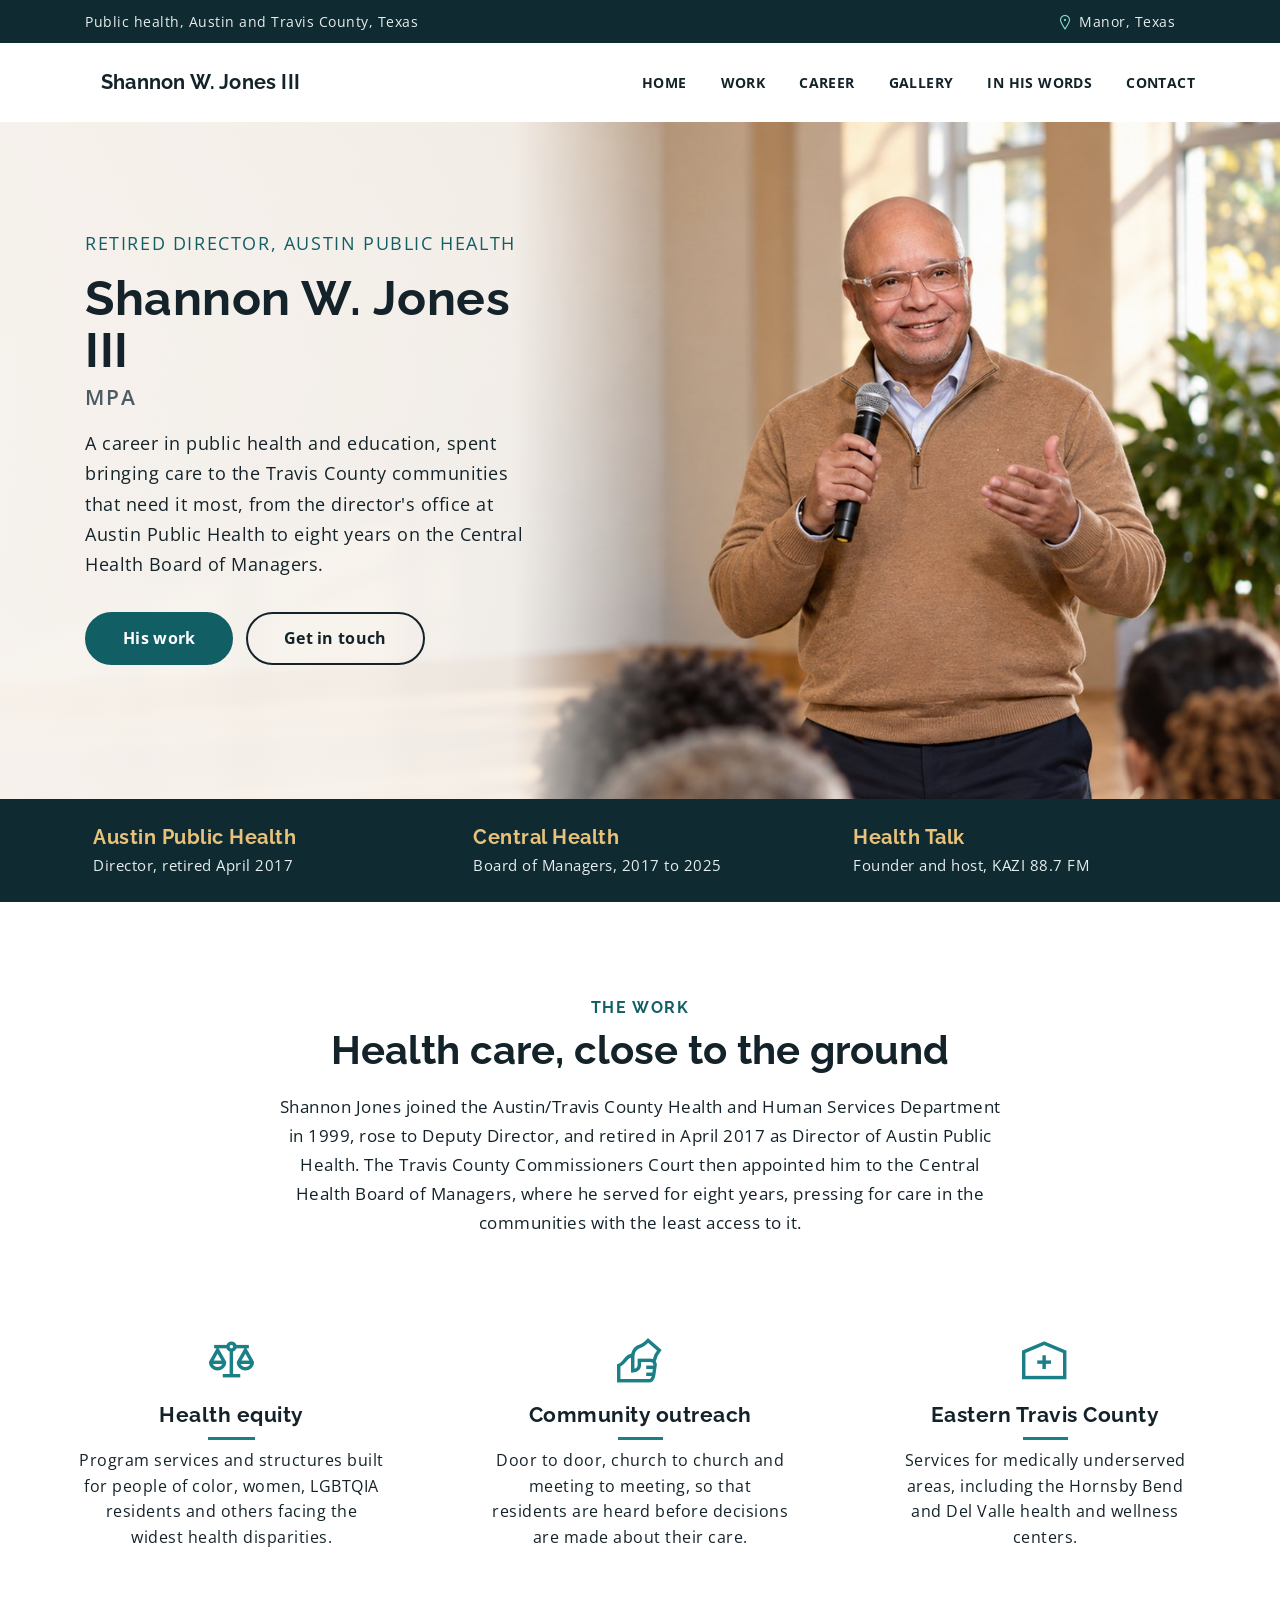
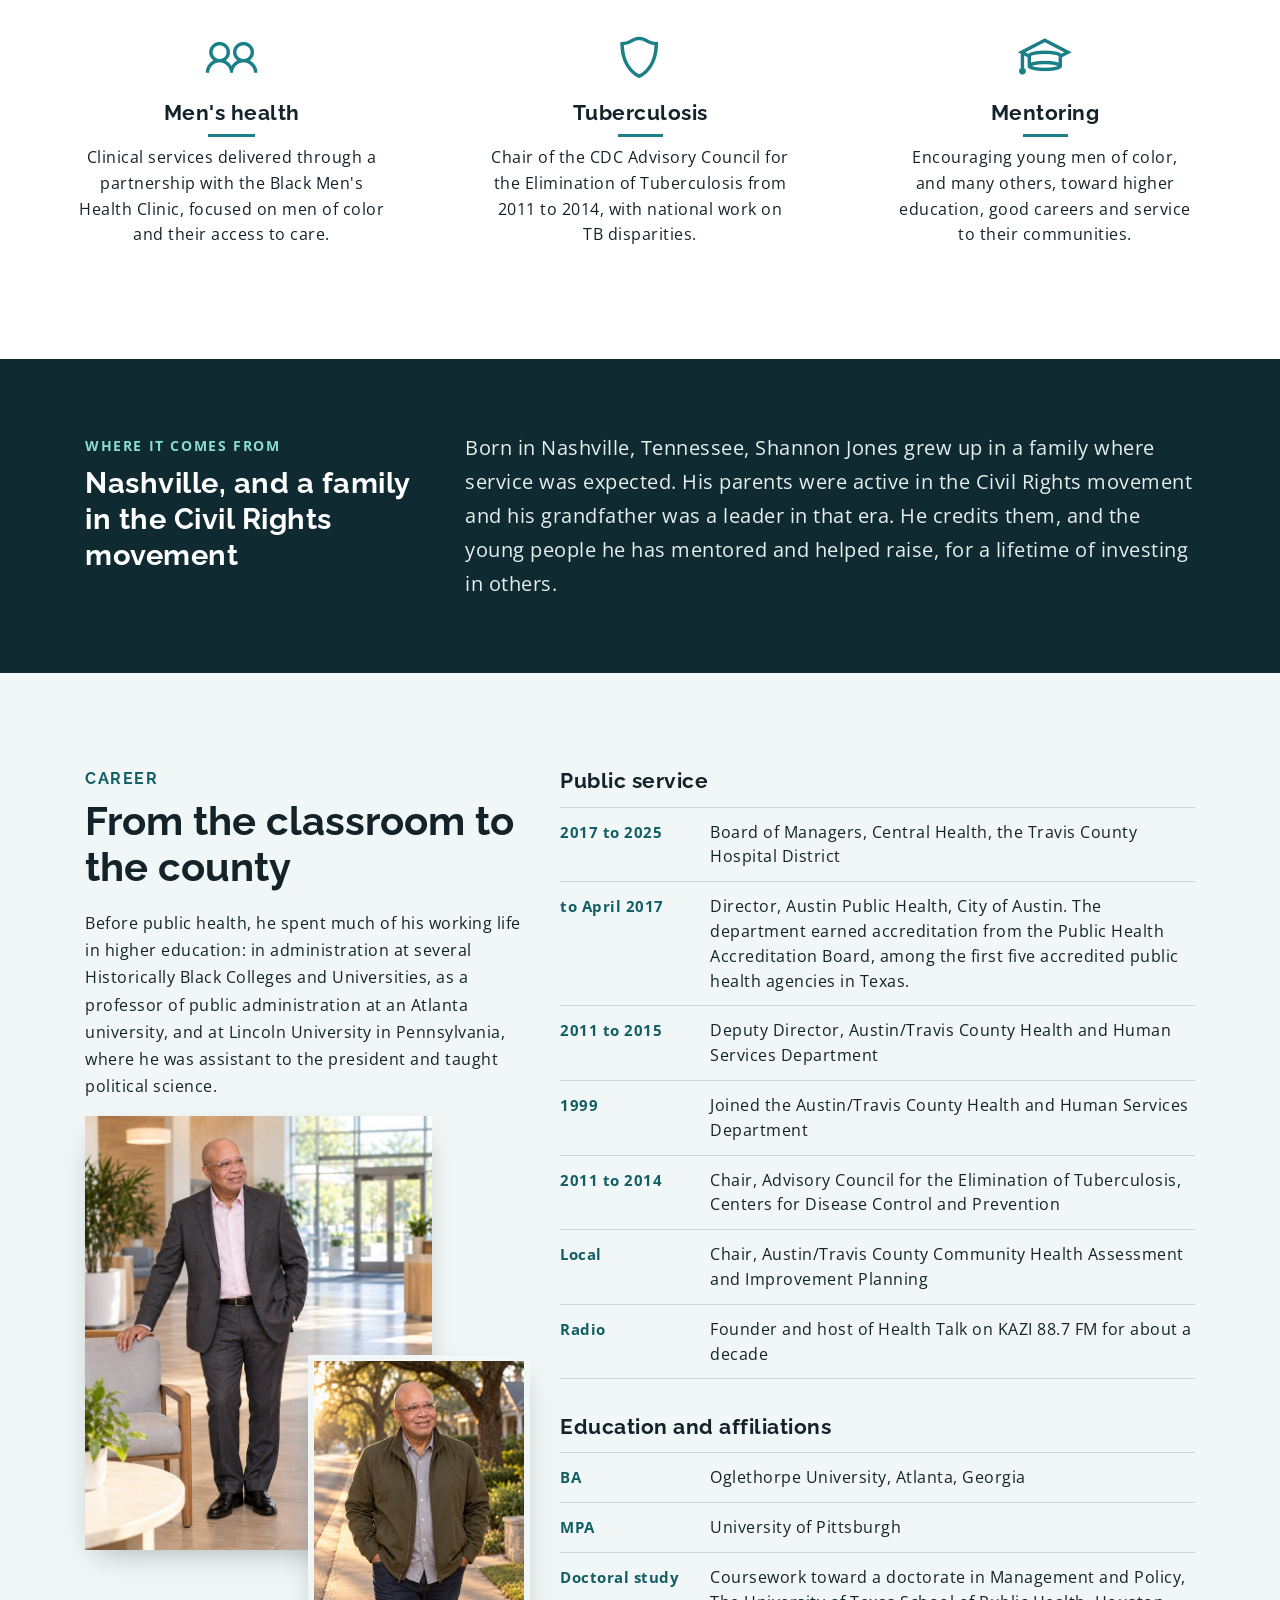
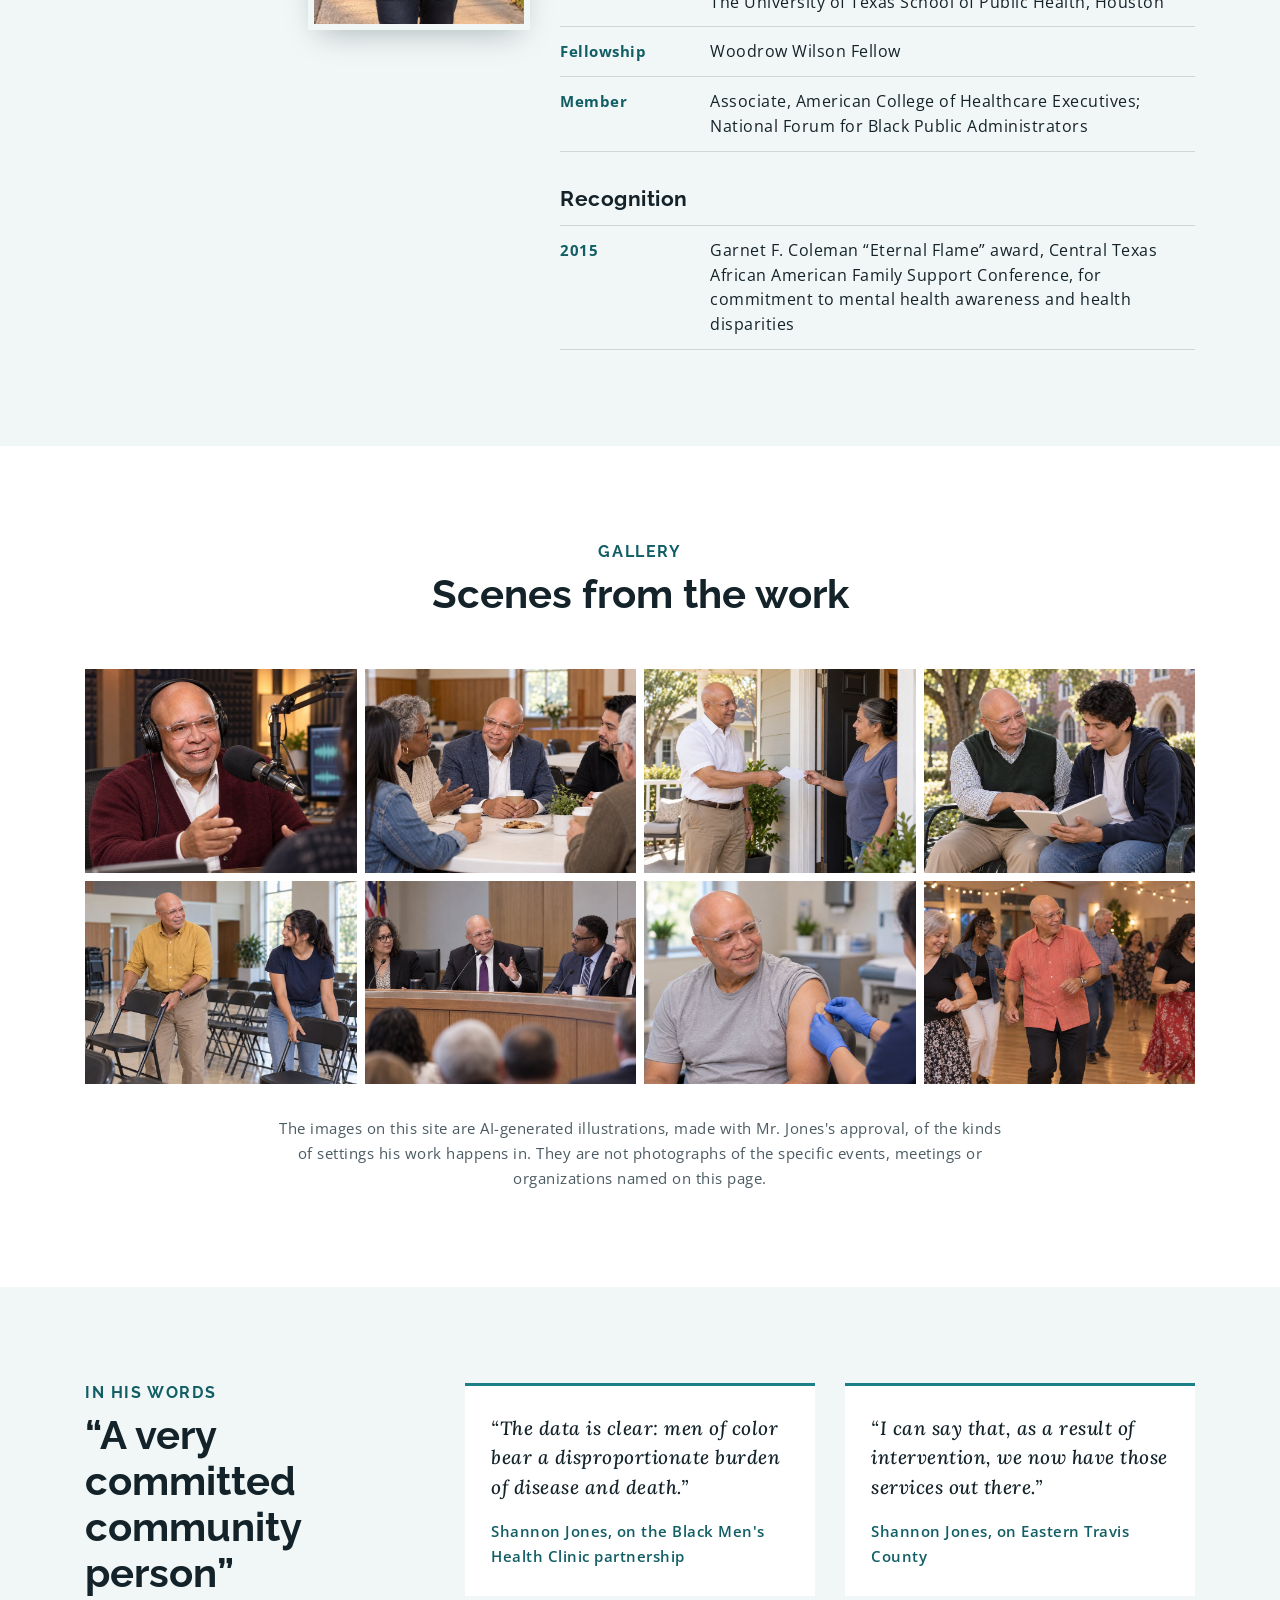
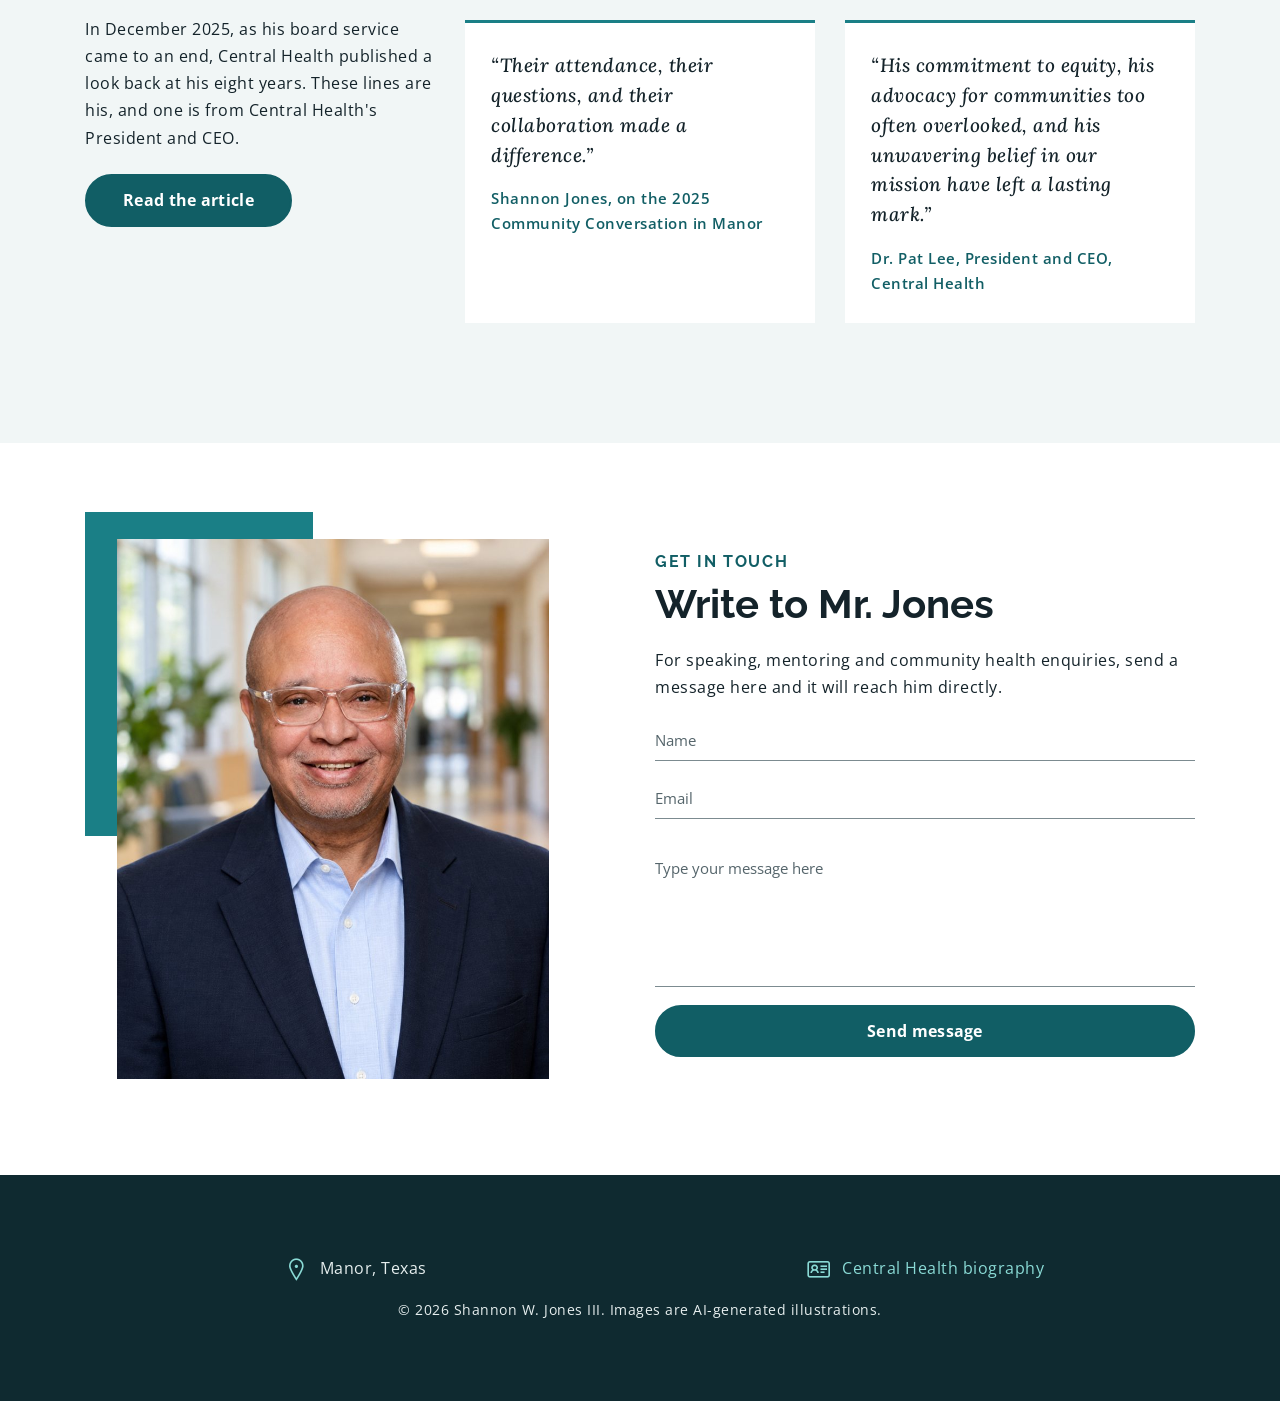
<file: index.html>
<!DOCTYPE html>
<html lang="en">
<head>
    <meta charset="utf-8">
    <meta content="width=device-width, initial-scale=1, shrink-to-fit=no" name="viewport">
    <!-- While this site lives on github.io it stays out of search engines.
         When it moves to Mr. Jones's own domain: delete the robots meta line below
         and change "Disallow: /" to "Allow: /" in robots.txt. -->
    <meta name="robots" content="noindex, nofollow">
    <meta name="author" content="Shannon W. Jones III">
    <meta name="description" content="Shannon W. Jones III, MPA, retired Director of Austin Public Health and former member of the Central Health Board of Managers, Travis County, Texas.">
    <title>Shannon W. Jones III | Public Health, Austin and Travis County</title>
    <link href="hospital/img/favicon.png" rel="icon">
    <link rel="preconnect" href="https://fonts.googleapis.com">
    <link rel="preconnect" href="https://fonts.gstatic.com" crossorigin>
    <link href="https://fonts.googleapis.com/css2?family=Lora:ital,wght@0,500;1,500&display=swap" rel="stylesheet">
    <link rel="stylesheet" href="vendor/css/bundle.min.css">
    <link href="vendor/css/jquery.fancybox.min.css" rel="stylesheet">
    <link href="hospital/css/line-awesome.min.css" rel="stylesheet">
    <link href="hospital/css/style.css" rel="stylesheet">
    <!-- Site stylesheet, loaded last so it wins the cascade -->
    <link href="hospital/css/sj.css" rel="stylesheet">
</head>

<body data-spy="scroll" data-target=".navbar" data-offset="90">

<div class="loader">
    <div class="indicator">
        <svg width="30px" height="24px">
            <polyline id="back" points="1 6 4 6 6 11 10 1 12 6 15 6"></polyline>
            <polyline id="front" points="1 6 4 6 6 11 10 1 12 6 15 6"></polyline>
        </svg>
    </div>
</div>

<header id="top" class="header-style4 header-style8">
    <div class="upper-nav">
        <div class="container">
            <div class="row">
                <div class="col-12 col-lg-6 mt-auto mb-auto d-none d-lg-block">
                    <p class="top-text">Public health, Austin and Travis County, Texas</p>
                </div>
                <div class="col-12 col-lg-6 mt-auto mb-auto">
                    <ul class="top-detail d-block d-lg-flex justify-content-center justify-content-lg-end">
                        <li class="d-none d-lg-block"><span><i class="la la-map-marker" aria-hidden="true"></i></span><span class="sj-top-place">Manor, Texas</span></li>
                    </ul>
                    <div class="toggle-btn d-block d-lg-none" role="button" tabindex="0" aria-label="Open menu">
                        <span></span>
                        <span></span>
                        <span></span>
                    </div>
                    <a class="navbar-brand scroll nav-logo d-inline-block d-lg-none sj-wordmark sj-wordmark-light" href="#home">Shannon W. Jones III</a>
                </div>
            </div>
        </div>
    </div>
    <div class="lower-nav lower-nav-style4">
        <div class="container">
            <nav class="navbar navbar-expand-lg navbar-light d-none d-lg-block">
                <div class="main-nav collapse navbar-collapse d-flex">
                    <a class="navbar-brand scroll sj-wordmark" href="#home">Shannon W. Jones III</a>
                    <ul class="navbar-nav right-nav d-flex ml-auto">
                        <li class="nav-item"><a class="nav-link scroll" href="#home">Home</a></li>
                        <li class="nav-item"><a class="nav-link scroll" href="#about-sec">Work</a></li>
                        <li class="nav-item"><a class="nav-link scroll" href="#team-sec">Career</a></li>
                        <li class="nav-item"><a class="nav-link scroll" href="#pateintgallery">Gallery</a></li>
                        <li class="nav-item"><a class="nav-link scroll" href="#mini-blog-sec">In his words</a></li>
                        <li class="nav-item"><a class="nav-link scroll" href="#contact">Contact</a></li>
                    </ul>
                </div>
            </nav>
        </div>
    </div>
    <div class="broad">
        <div class="close-nav" role="button" tabindex="0" aria-label="Close menu"><i class="las la-times" aria-hidden="true"></i></div>
        <nav class="navbar navbar-light">
            <div class="main-nav collapse navbar-collapse d-flex justify-content-center align-items-center">
                <ul class="navbar-nav text-center">
                    <li class="nav-item"><a class="nav-link scroll" href="#home">Home</a></li>
                    <li class="nav-item"><a class="nav-link scroll" href="#about-sec">Work</a></li>
                    <li class="nav-item"><a class="nav-link scroll" href="#team-sec">Career</a></li>
                    <li class="nav-item"><a class="nav-link scroll" href="#pateintgallery">Gallery</a></li>
                    <li class="nav-item"><a class="nav-link scroll" href="#mini-blog-sec">In his words</a></li>
                    <li class="nav-item"><a class="nav-link scroll" href="#contact">Contact</a></li>
                </ul>
            </div>
        </nav>
    </div>
    <a id="close_side_menu" class="close_side_menu" href="javascript:void(0);" aria-label="Close menu"></a>
</header>

<!-- Hero. The demo's two synced owl carousels are replaced by one static photograph:
     he stands in the right third, the text sits on the quiet left half. -->
<section id="home" class="section p-0">
    <div class="slider-area sj-hero" id="slider-area">
        <div class="container">
            <div class="row">
                <div class="col-12 col-lg-5">
                    <div class="area-heading sj-hero-box">
                        <p class="sj-eyebrow">Retired Director, Austin Public Health</p>
                        <h1 class="main-font sj-hero-name">Shannon W. Jones III<span class="sj-postnom">MPA</span></h1>
                        <p class="sj-hero-lede">A career in public health and education, spent bringing care to the Travis County communities that need it most, from the director's office at Austin Public Health to eight years on the Central Health Board of Managers.</p>
                        <a href="#about-sec" class="scroll btn btn-medium btn-rounded sj-btn">His work</a>
                        <a href="#contact" class="scroll btn btn-medium btn-rounded sj-btn-line">Get in touch</a>
                    </div>
                </div>
            </div>
        </div>
        <div class="author-skills sj-strip">
            <div class="container">
                <div class="row text-left about-margin">
                    <div class="col-12 col-md-4">
                        <div class="about-media">
                            <h2 class="small-heading main-font">Austin Public Health</h2>
                            <p class="small-text">Director, retired April 2017</p>
                        </div>
                    </div>
                    <div class="col-12 col-md-4">
                        <div class="about-media">
                            <h2 class="small-heading main-font">Central Health</h2>
                            <p class="small-text">Board of Managers, 2017 to 2025</p>
                        </div>
                    </div>
                    <div class="col-12 col-md-4">
                        <div class="about-media">
                            <h2 class="small-heading main-font">Health Talk</h2>
                            <p class="small-text">Founder and host, KAZI 88.7 FM</p>
                        </div>
                    </div>
                </div>
            </div>
        </div>
    </div>
</section>

<!-- Work -->
<section id="about-sec" class="about-sec">
    <div class="container">
        <div class="row text-center">
            <div class="col-12 col-md-10 col-lg-8 offset-md-1 offset-lg-2 heading-area">
                <h2 class="heading text-center">The work <span class="d-block">Health care, close to the ground</span></h2>
                <p class="text text-center">Shannon Jones joined the Austin/Travis County Health and Human Services Department in 1999, rose to Deputy Director, and retired in April 2017 as Director of Austin Public Health. The Travis County Commissioners Court then appointed him to the Central Health Board of Managers, where he served for eight years, pressing for care in the communities with the least access to it.</p>
            </div>
        </div>
        <div class="row text-center padding-top-half">
            <div class="col-12 col-md-6 col-lg-4 about-media">
                <span class="about-icon" aria-hidden="true"><i class="las la-balance-scale"></i></span>
                <h3 class="small-heading">Health equity</h3>
                <span class="ex-line"></span>
                <p class="small-text">Program services and structures built for people of color, women, LGBTQIA residents and others facing the widest health disparities.</p>
            </div>
            <div class="col-12 col-md-6 col-lg-4 about-media">
                <span class="about-icon" aria-hidden="true"><i class="las la-hands-helping"></i></span>
                <h3 class="small-heading">Community outreach</h3>
                <span class="ex-line"></span>
                <p class="small-text">Door to door, church to church and meeting to meeting, so that residents are heard before decisions are made about their care.</p>
            </div>
            <div class="col-12 col-md-6 col-lg-4 about-media">
                <span class="about-icon" aria-hidden="true"><i class="las la-clinic-medical"></i></span>
                <h3 class="small-heading">Eastern Travis County</h3>
                <span class="ex-line"></span>
                <p class="small-text">Services for medically underserved areas, including the Hornsby Bend and Del Valle health and wellness centers.</p>
            </div>
            <div class="col-12 col-md-6 col-lg-4 about-media">
                <span class="about-icon" aria-hidden="true"><i class="las la-user-friends"></i></span>
                <h3 class="small-heading">Men's health</h3>
                <span class="ex-line"></span>
                <p class="small-text">Clinical services delivered through a partnership with the Black Men's Health Clinic, focused on men of color and their access to care.</p>
            </div>
            <div class="col-12 col-md-6 col-lg-4 about-media">
                <span class="about-icon" aria-hidden="true"><i class="las la-shield-alt"></i></span>
                <h3 class="small-heading">Tuberculosis</h3>
                <span class="ex-line"></span>
                <p class="small-text">Chair of the CDC Advisory Council for the Elimination of Tuberculosis from 2011 to 2014, with national work on TB disparities.</p>
            </div>
            <div class="col-12 col-md-6 col-lg-4 about-media">
                <span class="about-icon" aria-hidden="true"><i class="las la-graduation-cap"></i></span>
                <h3 class="small-heading">Mentoring</h3>
                <span class="ex-line"></span>
                <p class="small-text">Encouraging young men of color, and many others, toward higher education, good careers and service to their communities.</p>
            </div>
        </div>
    </div>
</section>

<!-- Roots band -->
<section class="sj-roots">
    <div class="container">
        <div class="row align-items-center">
            <div class="col-12 col-lg-4">
                <p class="sj-roots-kicker">Where it comes from</p>
                <h2 class="sj-roots-title">Nashville, and a family in the Civil Rights movement</h2>
            </div>
            <div class="col-12 col-lg-8">
                <p class="sj-roots-text">Born in Nashville, Tennessee, Shannon Jones grew up in a family where service was expected. His parents were active in the Civil Rights movement and his grandfather was a leader in that era. He credits them, and the young people he has mentored and helped raise, for a lifetime of investing in others.</p>
            </div>
        </div>
    </div>
</section>

<!-- Career. The demo's team carousel and percentage bars are replaced with two photographs and a plain list. -->
<section id="team-sec" class="team-sec">
    <div class="container">
        <div class="row">
            <div class="col-12 col-lg-5">
                <div class="team-detail-sec">
                    <div class="heading-area">
                        <h2 class="heading">Career <span class="d-block">From the classroom to the county</span></h2>
                        <p class="sj-body">Before public health, he spent much of his working life in higher education: in administration at several Historically Black Colleges and Universities, as a professor of public administration at an Atlanta university, and at Lincoln University in Pennsylvania, where he was assistant to the president and taught political science.</p>
                    </div>
                    <div class="sj-photos">
                        <img class="sj-photo-a" src="hospital/img/career-lobby.jpg" alt="Shannon Jones in the lobby of a community health clinic" width="720" height="900">
                        <img class="sj-photo-b" src="hospital/img/career-walk.jpg" alt="Shannon Jones walking along a tree-lined street in the morning" width="560" height="700">
                    </div>
                </div>
            </div>
            <div class="col-12 col-lg-7">
                <h3 class="sj-list-head">Public service</h3>
                <ul class="sj-timeline">
                    <li><span class="sj-when">2017 to 2025</span><span class="sj-what">Board of Managers, Central Health, the Travis County Hospital District</span></li>
                    <li><span class="sj-when">to April 2017</span><span class="sj-what">Director, Austin Public Health, City of Austin. The department earned accreditation from the Public Health Accreditation Board, among the first five accredited public health agencies in Texas.</span></li>
                    <li><span class="sj-when">2011 to 2015</span><span class="sj-what">Deputy Director, Austin/Travis County Health and Human Services Department</span></li>
                    <li><span class="sj-when">1999</span><span class="sj-what">Joined the Austin/Travis County Health and Human Services Department</span></li>
                    <li><span class="sj-when">2011 to 2014</span><span class="sj-what">Chair, Advisory Council for the Elimination of Tuberculosis, Centers for Disease Control and Prevention</span></li>
                    <li><span class="sj-when">Local</span><span class="sj-what">Chair, Austin/Travis County Community Health Assessment and Improvement Planning</span></li>
                    <li><span class="sj-when">Radio</span><span class="sj-what">Founder and host of Health Talk on KAZI 88.7 FM for about a decade</span></li>
                </ul>
                <h3 class="sj-list-head">Education and affiliations</h3>
                <ul class="sj-timeline">
                    <li><span class="sj-when">BA</span><span class="sj-what">Oglethorpe University, Atlanta, Georgia</span></li>
                    <li><span class="sj-when">MPA</span><span class="sj-what">University of Pittsburgh</span></li>
                    <li><span class="sj-when">Doctoral study</span><span class="sj-what">Coursework toward a doctorate in Management and Policy, The University of Texas School of Public Health, Houston</span></li>
                    <li><span class="sj-when">Fellowship</span><span class="sj-what">Woodrow Wilson Fellow</span></li>
                    <li><span class="sj-when">Member</span><span class="sj-what">Associate, American College of Healthcare Executives; National Forum for Black Public Administrators</span></li>
                </ul>
                <h3 class="sj-list-head">Recognition</h3>
                <ul class="sj-timeline">
                    <li><span class="sj-when">2015</span><span class="sj-what">Garnet F. Coleman &ldquo;Eternal Flame&rdquo; award, Central Texas African American Family Support Conference, for commitment to mental health awareness and health disparities</span></li>
                </ul>
            </div>
        </div>
    </div>
</section>

<!-- Gallery -->
<section id="pateintgallery" class="sj-gallery">
    <div class="container">
        <div class="row text-center">
            <div class="col-12 col-md-10 col-lg-8 offset-md-1 offset-lg-2 heading-area">
                <h2 class="heading text-center">Gallery <span class="d-block">Scenes from the work</span></h2>
            </div>
        </div>
        <ul class="da-thumbs gallery sj-grid">
            <li class="items"><a href="hospital/img/g-1.jpg" data-fancybox="images" data-caption="On the radio"><img src="hospital/img/g-1.jpg" alt="Speaking into a microphone in a radio studio"></a></li>
            <li class="items"><a href="hospital/img/g-2.jpg" data-fancybox="images" data-caption="Listening at a church fellowship hall"><img src="hospital/img/g-2.jpg" alt="Listening to community members at a round table"></a></li>
            <li class="items"><a href="hospital/img/g-3.jpg" data-fancybox="images" data-caption="Door-to-door outreach"><img src="hospital/img/g-3.jpg" alt="Talking with a homeowner on her front porch"></a></li>
            <li class="items"><a href="hospital/img/g-4.jpg" data-fancybox="images" data-caption="Mentoring"><img src="hospital/img/g-4.jpg" alt="Reviewing a notebook with a young man on a campus bench"></a></li>
            <li class="items"><a href="hospital/img/g-5.jpg" data-fancybox="images" data-caption="Before a community meeting"><img src="hospital/img/g-5.jpg" alt="Setting out chairs with a volunteer before a meeting"></a></li>
            <li class="items"><a href="hospital/img/g-6.jpg" data-fancybox="images" data-caption="A public board meeting"><img src="hospital/img/g-6.jpg" alt="Speaking at a public board meeting"></a></li>
            <li class="items"><a href="hospital/img/g-7.jpg" data-fancybox="images" data-caption="Leading by example on vaccination"><img src="hospital/img/g-7.jpg" alt="Receiving a bandage after a vaccination at a clinic"></a></li>
            <li class="items"><a href="hospital/img/g-8.jpg" data-fancybox="images" data-caption="A community dance evening"><img src="hospital/img/g-8.jpg" alt="Line dancing at a community evening"></a></li>
        </ul>
        <p class="sj-disclosure">The images on this site are AI-generated illustrations, made with Mr. Jones's approval, of the kinds of settings his work happens in. They are not photographs of the specific events, meetings or organizations named on this page.</p>
    </div>
</section>

<!-- In his words: replaces the demo's blog teaser. Quotes are from Central Health's article of 17 December 2025. -->
<section id="mini-blog-sec" class="mini-blog-sec">
    <div class="container">
        <div class="row">
            <div class="col-12 col-lg-4">
                <div class="heading-area">
                    <h2 class="heading">In his words <span class="d-block">&ldquo;A very committed community person&rdquo;</span></h2>
                    <p class="sj-body">In December 2025, as his board service came to an end, Central Health published a look back at his eight years. These lines are his, and one is from Central Health's President and CEO.</p>
                    <a href="https://www.centralhealth.net/a-legacy-of-action-shannon-jones-caps-eight-years-of-transforming-care-in-travis-county/" target="_blank" rel="noopener" class="btn btn-medium btn-rounded sj-btn">Read the article</a>
                </div>
            </div>
            <div class="col-12 col-lg-8">
                <div class="row">
                    <div class="col-12 col-md-6 card-blog">
                        <figure class="mini-blog sj-quote">
                            <blockquote class="mini-blog-title">&ldquo;The data is clear: men of color bear a disproportionate burden of disease and death.&rdquo;</blockquote>
                            <figcaption class="small-text">Shannon Jones, on the Black Men's Health Clinic partnership</figcaption>
                        </figure>
                    </div>
                    <div class="col-12 col-md-6 card-blog">
                        <figure class="mini-blog sj-quote">
                            <blockquote class="mini-blog-title">&ldquo;I can say that, as a result of intervention, we now have those services out there.&rdquo;</blockquote>
                            <figcaption class="small-text">Shannon Jones, on Eastern Travis County</figcaption>
                        </figure>
                    </div>
                    <div class="col-12 col-md-6 card-blog">
                        <figure class="mini-blog sj-quote">
                            <blockquote class="mini-blog-title">&ldquo;Their attendance, their questions, and their collaboration made a difference.&rdquo;</blockquote>
                            <figcaption class="small-text">Shannon Jones, on the 2025 Community Conversation in Manor</figcaption>
                        </figure>
                    </div>
                    <div class="col-12 col-md-6 card-blog">
                        <figure class="mini-blog sj-quote">
                            <blockquote class="mini-blog-title">&ldquo;His commitment to equity, his advocacy for communities too often overlooked, and his unwavering belief in our mission have left a lasting mark.&rdquo;</blockquote>
                            <figcaption class="small-text">Dr. Pat Lee, President and CEO, Central Health</figcaption>
                        </figure>
                    </div>
                </div>
            </div>
        </div>
    </div>
</section>

<!-- Contact. The demo form posted through a PHP mailer that does not exist on Pages. -->
<section class="contact-sec position-relative" id="contact">
    <div class="container">
        <div class="row">
            <div class="col-12 col-lg-6">
                <div class="gradient_rectangle"></div>
                <div class="contact_img margin_about-img">
                    <img src="hospital/img/portrait.jpg" alt="Shannon W. Jones III" width="800" height="1000">
                </div>
            </div>
            <div class="col-12 col-lg-6 d-flex align-items-center">
                <!-- FormSubmit posts to the client's own address from the sheet.
                     The first submission triggers one activation email that he must click. -->
                <form class="contact-form w-100" action="https://formsubmit.co/3sjones@att.net" method="POST">
                    <input type="hidden" name="_subject" value="Enquiry from shannon-jones site">
                    <input type="hidden" name="_captcha" value="false">
                    <input type="hidden" name="_template" value="table">
                    <input type="text" name="_honey" style="display:none" tabindex="-1" autocomplete="off">
                    <div class="heading-area">
                        <h2 class="heading">Get in touch <span class="d-block">Write to Mr. Jones</span></h2>
                        <p class="sj-body">For speaking, mentoring and community health enquiries, send a message here and it will reach him directly.</p>
                    </div>
                    <label class="sj-sr" for="f-name">Name</label>
                    <input id="f-name" type="text" name="name" placeholder="Name" class="form-control" required>
                    <label class="sj-sr" for="f-email">Email</label>
                    <input id="f-email" type="email" name="email" placeholder="Email" class="form-control" required>
                    <label class="sj-sr" for="f-msg">Message</label>
                    <textarea id="f-msg" class="form-control" name="message" rows="6" placeholder="Type your message here" required></textarea>
                    <button type="submit" class="btn btn-medium btn-rounded sj-btn w-100">Send message</button>
                </form>
            </div>
        </div>
    </div>
</section>

<!-- The demo's Google Map (theme author's API key) is removed. -->
<footer class="footer padding-top-half padding-bottom-half sj-footer">
    <div class="container">
        <div class="row align-items-center our-loc">
            <div class="col-12 col-md-6">
                <p class="sj-foot-item"><i aria-hidden="true" class="las la-map-marker"></i>Manor, Texas</p>
            </div>
            <div class="col-12 col-md-6">
                <p class="sj-foot-item"><i aria-hidden="true" class="las la-id-card"></i><a href="https://www.centralhealth.net/biographies/shannon-jones-m-p-a/" target="_blank" rel="noopener">Central Health biography</a></p>
            </div>
        </div>
        <div class="row">
            <div class="col-12 text-center">
                <p class="sj-copy">&copy; 2026 Shannon W. Jones III. Images are AI-generated illustrations.</p>
            </div>
        </div>
    </div>
</footer>

<script src="vendor/js/bundle.min.js"></script>
<script src="vendor/js/jquery.fancybox.min.js"></script>
<script src="hospital/js/script.js"></script>
</body>
</html>
</file>
<file: hospital/css/style.css>
/* ===================================
    About
====================================== */

/*
    Theme Name: MegaOne
    Theme URI:
    Author: Themes Industry
    Author URI:
    Description: One Page Parallax Template
    Tags: one page, multipurpose, parallax, creative, html5
 */

/* ===================================
    Table of Content
====================================== */

/*  - Fonts
    - General
    - Header
    - Side Menu
    - Page Piling
    - Banner
    - About
    - Team
    - Portfolio
    - Blog
    - Contact
    - Loader
    - Media Queries   */

/* ===================================
    Google font
====================================== */

@import url('https://fonts.googleapis.com/css2?family=Raleway:wght@300;400;500;700&display=swap');
@import url('https://fonts.googleapis.com/css2?family=Open+Sans:wght@300;400;600;700&display=swap');

.main-font{font-family: 'Raleway', sans-serif;}
.alt-font{font-family: 'Open Sans', sans-serif;}

/* ===================================
    General
====================================== */

body {font-family: 'Open Sans', sans-serif; font-size: 18px;color: #2d2d2d;font-weight:400;line-height:25px;width: 100%; overflow-x: hidden}
a, input, button, .navbar, .fixedmenu, .tp-bullet, .owl-dot, .owl-prev, .owl-next {transition: ease-in-out 0.2s;-webkit-transition: ease-in-out 0.2s;-moz-transition: ease-in-out 0.2s;-ms-transition: ease-in-out 0.2s;-o-transition: ease-in-out 0.2s;}
section,.section-padding {position: relative;overflow: hidden;}
a {color:inherit;text-decoration: none;}
.btn.focus, .btn:focus{-webkit-box-shadow: none;box-shadow: none;}
p:last-child{margin-bottom: 0 !important; font-family: 'Open Sans', sans-serif;}
.fa, .far, .fas{display: inline;}
li{list-style: none;text-decoration: none;}
blockquote {border-left: 2px solid;padding: 10px 15px 10px 35px;margin: 25px 0;font-size: 18px;line-height: 28px;}
blockquote > cite {font-weight: 400;font-size: 14px;display: block;}
.hidden{display: none;}
section{padding: 7.5rem 0;}
.padding-top-half{padding-top: 5rem;}
.padding-bottom-half{padding-bottom: 5rem;}
.padding-top{padding-top: 7.5rem;}
.padding-bottom{padding-bottom: 7.5rem;}

/* transition none */
.no-transition *{transition-timing-function:initial; -moz-transition-timing-function:initial; -webkit-transition-timing-function:initial; -o-transition-timing-function:initial; -ms-transition-timing-function:initial; transition-duration: 0s; -moz-transition-duration: 0s; -webkit-transition-duration: 0s; -o-transition-duration: 0s; -ms-transition-duration: 0s;}

/* overlay */
.bg-overlay{position: absolute;top: 0;left: 0;width: 100%;height: 100%;}

/* opacity */
.opacity-full{opacity: 1;}
.opacity-0{opacity: 0;}
.opacity-1{opacity: .1;}
.opacity-2{opacity: .2;}
.opacity-3{opacity: .3;}
.opacity-4{opacity: .4;}
.opacity-5{opacity: .5;}
.opacity-6{opacity: .6;}
.opacity-7{opacity: .7;}
.opacity-8{opacity: .8;}
.opacity-9{opacity: .9;}

/*font-weight*/
.font-weight-100{font-weight: 100;}
.font-weight-200{font-weight: 200;}
.font-weight-300{font-weight: 300;}
.font-weight-500{font-weight: 500;}
.font-weight-600{font-weight: 600;}
.font-weight-700{font-weight: 700;}

/* button */
.btn {-webkit-appearance: initial; overflow: hidden;position: -webkit-sticky;position: sticky; z-index: 2; display:inline-block; font-size: 20px; border:2px solid transparent; letter-spacing: .5px; line-height: inherit; border-radius: 0; text-transform:capitalize; width: auto;font-family: 'Open Sans', sans-serif; font-weight: normal; -webkit-transition: all .5s ease;-o-transition: all .5s ease !important;transition: all .5s ease !important;}
/* Transparent button */
.btn.btn-trans {background: transparent; border-color: #ffffff; color: #ffffff; text-decoration: none;}
.btn.btn-trans:hover {background: #ffffff !important; border-color: #ffffff; color: #2d2d2d !important}
/* Green button */
.btn.btn-green {background: #9dcb3b; border-color: #9dcb3b; color: #ffffff; text-decoration: none;}
.btn.btn-green:hover {background: #ed3592 !important; border-color: #ed3592; color: #ffffff !important}

/* button size */
.btn.btn-small {font-size:12px; padding: 4px 1.8em;}
.btn.btn-medium {font-size:16px; padding: 10px 36px; line-height: 1.8em}
.btn.btn-large {font-size:16px;  padding: 14px 30px; line-height: 1.8em;}
.btn.btn-rounded {border-radius: 50px;}

/* Text color */
.text-white {color: #ffffff;}

/*Social Icon Hover Text Hover */
.facebook-text-hvr:hover{color:#4267B2 !important;}
.twitter-text-hvr:hover{color:#1DA1F2 !important;}
.instagram-text-hvr:hover{color:#C32AA3 !important;}
.linkedin-text-hvr:hover{color:#0077B5 !important;}
.pinterest-text-hvr:hover{color:#BD081C !important;}
.google-text-hvr:hover{color:#DB4437 !important;}

/*Social Icon Hover Bg Hover */
.facebook_bg_hvr2:hover{color:#FFFFFF !important; background: #4267b2 !important; -webkit-transition: .3s ease-in-out;-o-transition: .3s ease-in-out;transition: .3s ease-in-out;}
.twitter_bg_hvr2:hover{color:#FFFFFF !important; background: #00a7e6; -webkit-transition: .3s ease-in-out; -o-transition: .3s ease-in-out; transition: .3s ease-in-out;}
.linkdin_bg_hvr2:hover{color:#FFFFFF !important; background: #1682ab; -webkit-transition: .3s ease-in-out; -o-transition: .3s ease-in-out; transition: .3s ease-in-out;}
.googleplus_bg_hvr2:hover{color:#FFFFFF !important; background: #d5463a; -webkit-transition: .3s ease-in-out; -o-transition: .3s ease-in-out; transition: .3s ease-in-out;}
.pintrest_bg_hvr2:hover{color:#FFFFFF !important; background: #c8232c; -webkit-transition: .3s ease-in-out; -o-transition: .3s ease-in-out; transition: .3s ease-in-out;}
.instagram_bg_hvr2:before{
    content: "";
    position: absolute;
    left: -1px;
    right: -1px;
    bottom: -1px;
    top: -1px;
    opacity: 0;
    visibility: hidden;
    background: radial-gradient(circle at 30% 107%, #fdf497 0%, #fdf497 5%, #fd5949 45%,#d6249f 60%,#285AEB 90%) !important;
    border-radius: inherit;
    z-index: -1;
    -webkit-transform: scale(.5);
    -ms-transform: scale(.5);
    transform: scale(.5);
    -webkit-transition: .3s ease-in-out;
    -o-transition: .3s ease-in-out;
    transition: .3s ease-in-out;
}
.instagram_bg_hvr2:hover{color:#FFFFFF !important; z-index: 999}
.instagram_bg_hvr2:hover:before{opacity: 1;visibility: visible;-webkit-transform: scale(1);-ms-transform: scale(1);transform: scale(1);}

/* ===================================
    Scrollbar
====================================== */

::-webkit-scrollbar {
    width: 8px;
}
::-webkit-scrollbar-track {
    width: 8px;
    background:white;
    border-left: 0 solid white;
    border-right: 0 solid white;
}
::-webkit-scrollbar-thumb {
    background: #40baa4;
    width: 0;
    height: 25%;
    transition: .5s ease;
    cursor: pointer;
}

/* ===========================
    Upper Navigation
============================== */
header{
    position: absolute;
    top:0;
    left:0;
    right: 0;
    z-index: 111;
    background: #40baa4;
    background: -moz-linear-gradient(left, #40baa4 2%, #1b97a1 82%);
    background: -webkit-linear-gradient(left, #40baa4 2%,#1b97a1 82%);
    background: linear-gradient(to right, #40baa4 2%,#1b97a1 82%);
}

.upper-nav{
    background-color: rgba(20,32,34,0);
    padding-top: 15px;
    padding-bottom: 15px;
}

.upper-nav .navbar-brand{
    -webkit-transition: .8s ease;
    -o-transition: .8s ease;
    transition: .8s ease;
}

.upper-nav .navbar-brand:hover {
    color: #1b97a1;
}

.upper-nav h4.top-text{
    font-size: 14px;
    color: #ffffff;
    font-family: 'Open Sans', sans-serif;
    font-weight:normal;
    margin-top: auto;
    margin-bottom: auto;
}

.upper-nav .top-detail{
    -webkit-margin-after: 0;
    margin-bottom: 0;
}

.upper-nav .top-detail li{
    list-style: none;
    display: inline-block;
    margin-right: 20px;
}

.upper-nav .top-detail li a{
    font-family: 'Open Sans', sans-serif;
    color: #ffffff;
    font-weight: normal;
    text-decoration: none;
    font-size: 14px;
}

.upper-nav .top-detail li span i{
    font-size: 20px;
    margin-right: 5px;
    color: #ffffff;
    position: relative;
    top: 2px;
    -webkit-transition: .8s ease;
    -o-transition: .8s ease;
    transition: .8s ease;
}

.upper-nav .top-detail li:hover span i{
    color: #1b97a1;
}

.upper-nav .toggle-btn{
    display: inline-block;
    position: absolute;
    right: 5%;
    top:20%;
    cursor: pointer;
}

.toggle-btn.toggle-btn-lg {
    display: inline-block;
    position: absolute;
    right: 3%;
    top: 64%;
    cursor: pointer;
}

.upper-nav .toggle-btn span , .toggle-btn.toggle-btn-lg span{
    height: 2px;
    width: 25px;
    display: block;
    margin-top: 3px;
    background-color: #2d2d2d;
    margin-left: auto;
    margin-right: auto;
    -webkit-transition: .5s ease;
    -o-transition: .5s ease;
    transition: .5s ease;
}

.upper-nav .toggle-btn:hover span:last-child, .toggle-btn.toggle-btn-lg:hover span:last-child{
    width: 18px;
}

.upper-nav .toggle-btn:hover span:first-child, .toggle-btn.toggle-btn-lg:hover span:first-child{
    width: 18px;
}

.upper-nav .toggle-btn:hover span:nth-child(2), .toggle-btn.toggle-btn-lg:hover span:nth-child(2){
    width: 30px;
    background-color: #1b97a1;
}

/* ===========================
    Lower Navigation
============================== */
.lower-nav .navbar{
    padding-top: 20px;
    padding-bottom: 20px;
    background-color: #ffffff;
    -webkit-transition: .8s ease;
    -o-transition: .8s ease;
    transition: .8s ease;
}

.lower-nav .main-nav{
    position: relative;
}

.lower-nav .navbar-brand{

    position: absolute;
    left: 50%;
    -webkit-transform: translateX(-50%);
    -ms-transform: translateX(-50%);
    transform: translateX(-50%);
}

.lower-nav .navbar-brand  img{
    height: 90%;
    width: 90%;
}

.lower-nav .navbar-brand.fixed-logo{
    display: none;
}

.lower-nav .navbar-nav.left-nav {
    width: auto;
    padding-right: 50px;
    -webkit-box-pack: end;
    -ms-flex-pack: end;
    justify-content: flex-end;
    -webkit-transition: .8s ease;
    -o-transition: .8s ease;
    transition: .8s ease;
}

.lower-nav .navbar-nav.right-nav{
    width: auto;
    padding-left: 50px;
    -webkit-transition: .8s ease;
    -o-transition: .8s ease;
    transition: .8s ease;
}

.lower-nav .navbar-nav .nav-item {
    margin-top: auto;
    margin-bottom: auto;
    margin-right: 30px;
}

.lower-nav .navbar-nav .nav-item:last-child {
    margin-right: 0;
}

.lower-nav .navbar-nav .nav-link {
    color: #142022;
    text-decoration: none;
    font-family: 'Montserrat', sans-serif;
    font-weight: bold;
    font-size: 14px;
    text-transform: uppercase;
}

.navbar-light .navbar-nav .nav-link:focus, .navbar-light .navbar-nav .nav-link:hover ,.navbar-light .navbar-nav .nav-link.active{
    color: #1b97a1;
}

/* ===========================
    Fixed Nav
============================== */
.fixed-top {
    position: absolute;
    top: 0;
    right: 0;
    left: 0;
    z-index: 11111;
}

/*Side overlay*/
#close_side_menu {
    position: fixed;
    top: 0;
    left: 0;
    width: 100%;
    height: 100%;
    background-color: #ffffff;
    -webkit-transition: opacity 300ms cubic-bezier(0.895, 0.03, 0.685, 0.22);
    -o-transition: opacity 300ms cubic-bezier(0.895, 0.03, 0.685, 0.22);
    transition: opacity 300ms cubic-bezier(0.895, 0.03, 0.685, 0.22);
    display: none;
    z-index: 1031;
    opacity: 0.4;
}

.fix-top{
    background-color: #ffffff;
    position: fixed;
    -webkit-animation-name: animationFade;
    animation-name: animationFade;
    -webkit-animation-duration: 1s;
    animation-duration: 1s;
    -webkit-animation-fill-mode: both;
    animation-fill-mode: both;
    -webkit-box-shadow: 0 2px 10px -1px rgba(87, 97, 100, 0.35);
    box-shadow: 0 2px 10px -1px rgba(87, 97, 100, 0.35);
}

.fix-top .navbar{
    background-color: transparent;
    padding-top: 25px !important;
    padding-bottom: 25px !important;
    margin-top: 0;
    padding-left: 0;
    padding-right: 0;
}

.fix-top .navbar .navbar-brand.standard-logo{
    display: none;
}

.fix-top .navbar .navbar-brand.fixed-logo{
    display: block;
}

.fix-top .navbar .navbar-nav.left-nav{
    -webkit-box-pack: start;
    -ms-flex-pack: start;
    justify-content: flex-start;
}

.fix-top .navbar .navbar-nav.left-nav .nav-item:first-child .nav-link{
    padding-left: 0;
}

.fix-top .navbar .navbar-nav.right-nav .nav-item:last-child .nav-link{
    padding-right: 0;
}

.fix-top .navbar .navbar-nav.right-nav {
    -webkit-box-pack: end;
    -ms-flex-pack: end;
    justify-content: flex-end;
}

.fix-top .navbar-nav .nav-link {
    color: #142022;
}

@-webkit-keyframes animationFade {
    from {
        opacity: 0;
        -webkit-transform: translate3d(0, -100%, 0);
        transform: translate3d(0, -100%, 0);
    }
    to {
        opacity: 1;
        -webkit-transform: none;
        transform: none;
    }
}
@keyframes animationFade {
    from {
        opacity: 0;
        -webkit-transform: translate3d(0, -100%, 0);
        transform: translate3d(0, -100%, 0);
    }
    to {
        opacity: 1;
        -webkit-transform: none;
        transform: none;
    }
}

.fixed-top.lower-nav .toggle-btn span{
    background-color: #142022;
}

.fixed-top.lower-nav .toggle-btn.toggle-btn-lg {
    right: 3%;
    top: 39%;
}

.fixed-top.upper-nav .top-detail li a i{
    color: #142022;
}

.fixed-top.upper-nav .navbar-brand{
    color: #142022;
    margin-top: -6px;
}

/* ===========================
    Broad Nav
============================== */
header .broad{
    display: none;
}

header .broad-nav{
    position: fixed;
    top:0;
    right: 0;
    left: 70%;
    bottom: 0;
    background-color: #FFFFFF;
    z-index: 99999;
    display: block;
    opacity: 1;
    -webkit-box-shadow: 0 2px 10px -1px rgba(87, 97, 100, 0.35);
    box-shadow: 0 2px 10px -1px rgba(87, 97, 100, 0.35);
}

header .broad-nav.start-animation{
    animation: .8s slideInRight;
}

header .broad-nav.end-animation{
    animation: 1s slideOutRight;
}

header .broad-nav .close-nav{
    position: absolute;
    top:86px;
    right: 10%;
    transition: .8s ease;
    cursor: pointer;
}

header .broad-nav .close-nav.fixed-close-btn{
    top: 4%;
}

header .broad-nav .close-nav i{
    color: #142022;
    font-size: 30px;
    transition: .6s ease;
}

header .broad-nav .close-nav:hover i{
    color: #1b97a1;
}

header .broad-nav .navbar{
    position: absolute;
    top: 50%;
    width: 100%;
    -webkit-transform: translateY(-50%);
    -ms-transform: translateY(-50%);
    transform: translateY(-50%);
}

header .broad-nav .navbar .nav-item .nav-link{
    color: #142022;
    font-family: 'Montserrat', sans-serif;
    font-size: 16px;
    text-decoration: none;
    font-weight: 500;
}

header .broad-nav .navbar .nav-link:focus, header .broad-nav .navbar  .nav-link:hover ,header .broad-nav .navbar .nav-link.active{
    color: #1b97a1;
}

header .broad-nav .navbar .nav-link.active:before {
    display: inline-block;
    content: " ";
    width: 35px;
    height: 2px;
    background-color: #1b97a1;
    margin-bottom: 4px;
    margin-right: 10px;
}

header .broad-nav .navbar .nav-link.active:after {
    display: inline-block;
    content: " ";
    width: 35px;
    height: 2px;
    background-color: #1b97a1;
    margin-bottom: 4px;
    margin-left: 10px;
}

header .broad-nav .navbar .nav-item:after {
    display: block;
    content: " ";
    width: 5px;
    height: 5px;
    border-radius: 50%;
    background-color: #2d2d2d;
    margin-bottom: 8px;
    margin-top: 8px;
    margin-left: auto;
    margin-right: auto;
}

header .broad-nav .navbar .nav-item:last-child:after {
    display: none;
}

.header-style4 .lower-nav-style4{
    background-color: #ffffff;
}

.header-style4  .lower-nav-style4 .navbar {
    background-color: #ffffff;
}

.lower-nav-style4 .navbar-nav .nav-link {
    color: #2d2d2d;
}

.lower-nav-style4 .navbar-brand {
    left: 20px;
}

.lower-nav-style4 .navbar {
    padding-right: 0;
}

.lower-nav-style4 .navbar .nav-link {
    padding-right: 0;
}

.lower-nav-style4 .toggle-btn.toggle-btn-lg:hover span:nth-child(2){
    background-color: #2d2d2d !important;
}

.lower-nav-style4.fixed-top .toggle-btn span {
    background-color: #2d2d2d;
}

.lower-nav-style4 .navbar-light .navbar-nav .nav-link:focus,.header-style4 .lower-nav-style4 .navbar-light .navbar-nav .nav-link:hover,.header-style4 .lower-nav-style4 .navbar-light .navbar-nav .nav-link.active {
    color: #1b97a1 !important;
}

/* ===================================
   Slider Section
====================================== */

.heading-area .heading{
    font-size: 36px;
    color: #2d2d2d;
    font-weight: 300;
    margin: 25px 0;
    font-family: 'Raleway', sans-serif;
}

.heading-area span {
    font-size: 48px;
    font-weight: bold;
    color: #2d2d2d;
    font-family: 'Raleway', sans-serif;
}

.heading-area .text {
    font-family: "Open Sans", sans-serif;
    font-weight: normal;
    font-size: 15px;
    color: #2D2D2D;
    margin-bottom: 40px;
}

.slider-area{
    height: 100vh;
    background: #40baa4;
    background: -moz-linear-gradient(left, #40baa4 2%, #1b97a1 82%);
    background: -webkit-linear-gradient(left, #40baa4 2%,#1b97a1 82%);
    background: linear-gradient(to right, #40baa4 2%,#1b97a1 82%);
}

.slider-image {
    position: relative;
    top: -7px;
}

.slider-area{
    align-items: center;
    display: flex;
    position: relative;
}

.area-heading h1 {
    font-size: 36px;
    font-weight: 300;
    font-family: Raleway, sans-serif;
}

.area-heading h1 .bold-text {
    font-size: 54px;
    font-weight: bold;
}

.area-heading p{
    font-weight: normal;
    font-size: 18px;
    line-height: 1.5;
    font-family: 'Open Sans', sans-serif;
}

.author-skills .small-heading {
    font-size: 24px;
    font-weight: bold;
    color: #ffffff;
    margin: 6px 0 18px 0;
}

.author-skills .small-text {
    font-size: 16px;
    color: #ffffff;
    line-height: 1.4;
    font-weight: normal;
    font-family: Roboto, sans-serif;
}

.about-media {
    position: relative;
    overflow: hidden;
    vertical-align: bottom;
    transition: color .3s ease-out;
    z-index: 0;
    padding: 30px 8px 50px 8px;
}

.about-media::before {
    content: "";
    position: absolute;
    z-index: -1;
    top: 0;
    left: 0;
    transform: translateY(calc(100% - 0px));
    width: 100%;
    height: 100%;
    opacity: .3;
    background: #ffffff;
    transition: transform .25s ease-out;
}

.about-media:hover::before {
    transform: translateY(0);
    transition: transform .25s ease-out;
}

.author-skills {
    position: absolute;
    bottom: 0;
    width: 100%;
}

.about-margin {
    cursor: default;
    border-top: 10px solid #ffffff;
}

/* ===================================
   About Section
====================================== */

.about-sec .about-media{
    padding-top: 15px;
    padding-bottom: 15px;
    padding-right: 65px;
    cursor: pointer;
    margin-bottom: 50px;
}

.about-sec .about-media:nth-child(3n+0){
    padding-left: 65px;
    padding-right: 15px;
}

.about-sec .about-media:nth-last-child(-n+3){
    margin-bottom: 0;
}

.about-sec .about-media:nth-child(3n-1){
    padding-left: 40px;
    padding-right: 40px;
}

.about-sec .about-media .about-icon i{
    font-size: 55px;
    -webkit-transition: .8s ease;
    -o-transition: .8s ease;
    transition: .8s ease;
    margin-bottom: 8px;
    color: #40baa4;
}

.about-sec .about-media .ex-line{
    height: 3px;
    width: 15%;
    background: #40baa4;
    background: -moz-linear-gradient(left, #40baa4 2%, #1b97a1 82%);
    background: -webkit-linear-gradient(left, #40baa4 2%,#1b97a1 82%);
    background: linear-gradient(to right, #40baa4 2%,#1b97a1 82%);
    display:block;
    margin-bottom: 8px;
    -webkit-transition: .8s ease;
    -o-transition: .8s ease;
    transition: .8s ease;
}

.about-sec .about-media:hover .ex-line{
    width: 90%;
}

.about-sec .about-media .ex-line {
    margin-left: 43%;
}

.about-sec .about-media:hover .ex-line {
    width: 90%;
    margin-left: 5%;
}

.about-sec .about-media:hover .about-icon i{
    -webkit-transform: translateY(-20px);
    -ms-transform: translateY(-20px);
    transform: translateY(-20px);
}

.small-heading{
    font-family: 'Raleway', sans-serif;
    font-size: 24px;
    font-weight: bold;
    color: #2d2d2d;
    -webkit-transition: .8s ease;
    -o-transition: .8s ease;
    transition: .8s ease;
}

.small-text{
    font-family: 'Open Sans', sans-serif;
    font-weight: normal;
    font-size: 14px;
    color: #2d2d2d;
    -webkit-transition: .8s ease;
    -o-transition: .8s ease;
    transition: .8s ease;
}

/* ===================================
   Team Section
====================================== */
.team-sec {
    background: #f5f5f5;
}

.team-sec .small-text{
    margin-top: 35px;
    margin-bottom: 55px!important;
}

.team-sec .team-navigation i{
    font-size: 26px;
    cursor: pointer;
    -webkit-transition: .8s ease;
    -o-transition: .8s ease;
    transition: .8s ease;
}

.team-sec .team-navigation .left-arr:hover i,.team-sec .team-navigation .right-arr:hover i{
    color: #40baa4;
    -webkit-animation: 1s wobble;
    animation: 1s wobble;
}

.team-sec img{
    height: 100%;
    width: 100%;
    -webkit-transition: .8s ease;
    -o-transition: .8s ease;
    transition: .8s ease;
}

.team-sec .team .item{
    position: relative;
    cursor: pointer;
    overflow: hidden;
}

.team-sec .skill-bars{
    padding-top: 60px;
}

.team-sec .skill-bars .progress-item .progress-bar{
    background: #40baa4;
    background: -moz-linear-gradient(left, #40baa4 2%, #1b97a1 82%);
    background: -webkit-linear-gradient(left, #40baa4 2%,#1b97a1 82%);
    background: linear-gradient(to right, #40baa4 2%,#1b97a1 82%);
    position: relative;

}

.team-sec .progress-item  .progress-bar span {
    display: block;
    position: absolute;
    top: -32px;
    font-size: 10px;
    line-height: 10px;
    right: -1.4em;
    border-radius: 2px;
    color: #FFFFFF;
    font-family: 'Open Sans', sans-serif;
    font-weight: 300;
    background-color: #142022;
    padding: 8px;
}

.team-sec .progress-item  .progress-bar i{
    color: black;
    position: absolute;
    bottom: -8px;
    left: 50%;
    -webkit-transform: translateX(-50%);
    -ms-transform: translateX(-50%);
    transform: translateX(-50%);
}

.team-sec  .skill-bars .progress-item .progress{
    height: 15px !important;
    overflow: visible;
}

.team-sec  .skill-bars .progress-item {
    padding-right: 15px;
}

.team-sec  .skill-bars .progress-item:nth-child(even){
    padding-right: 0;
    padding-left: 15px;
}

.team-sec .skill-bars .progress-item h6{
    font-family: 'Raleway', sans-serif;
    font-weight: 500;
    font-size: 15px;
    color: #2d2d2d;
    margin-bottom: 15px;
}

.team-sec .skill-bars .progress-item{
    margin-bottom: 20px;
    width: 50%;
    display: inline-block;
    float: left;
}

/*hover team*/
.team-sec .team .item .team-overlay{
    position: absolute;
    left: 0;
    right: 0;
    bottom: 0;
    top:0;
    background-color: rgba(20, 32, 34, 0.50);
    -webkit-transition: .8s ease;
    -o-transition: .8s ease;
    transition: .8s ease;
    opacity: 0;
    z-index: 111;
}

.team-sec .team .item .team-overlay .overlay-content{
    position: absolute;
    left: 5%;
    right: 5%;
    bottom: 5%;
    top: 5%;
    width: 90%;
    height: 90%;
    background-color: rgba(20, 32, 34, 0.64);
    -webkit-transition: .8s ease;
    -o-transition: .8s ease;
    transition: .8s ease;
    opacity: 0;
    z-index: 111;
    overflow: hidden;
}

.team-sec .team .item .team-overlay ul{
    text-align: center;
    position: relative;
    top: 45%;
    -webkit-transform: translateY(-50%);
    -ms-transform: translateY(-50%);
    transform: translateY(-50%);
}

.team-sec .team .item .team-overlay li{
    display: inline-block;
    margin-right: 10px;
}

.team-sec .team .item .team-overlay a{
    height: 35px;
    width: 35px;
    display: -webkit-box;
    display: -ms-flexbox;
    display: flex;
    -webkit-box-pack: center;
    -ms-flex-pack: center;
    justify-content: center;
    -webkit-box-align: center;
    -ms-flex-align: center;
    align-items: center;
    border:solid 1px transparent;
    text-decoration: none;
    background-color: transparent;
    border-radius: 50%;
    margin-left: auto;
    margin-bottom: 2px;
}

.team-sec .team .item .team-overlay a:last-child{
    margin-right: 0;
}

.team-sec .team .item .team-overlay a i{
    color: #FFFFFF;
    font-size: 18px;
}

.team-sec .team .item:hover img{
    -webkit-transform: scale(1.1);
    -ms-transform: scale(1.1);
    transform: scale(1.1);
}

.team-sec .team .item:hover .team-overlay{
    opacity: 1;
}

.team-sec .team .item:hover .team-overlay .overlay-content{
    opacity: 1;
}

.team-sec .item .team-overlay .overlay-content ul li a {
    -webkit-transform: translateY(-80px);
    -ms-transform: translateY(-80px);
    transform: translateY(-80px);
    -webkit-transition: .5s ease;
    -o-transition: .5s ease;
    transition: .5s ease;
}

.team-sec .item .team-overlay .overlay-content ul li:first-child a {
    -webkit-transition-delay: .1s;
    -o-transition-delay: .1s;
    transition-delay: .1s;
    opacity: 0;
}

.team-sec .item .team-overlay .overlay-content ul li:nth-child(2) a {
    -webkit-transition-delay: .25s;
    -o-transition-delay: .25s;
    transition-delay: .25s;
    opacity: 0;
}

.team-sec .item .team-overlay .overlay-content ul li:nth-child(3) a {
    -webkit-transition-delay: .4s;
    -o-transition-delay: .4s;
    transition-delay: .4s;
    opacity: 0;
}

.team-sec .item:hover .team-overlay .overlay-content ul li:first-child a {
    -webkit-transform: translateY(0px);
    -ms-transform: translateY(0px);
    transform: translateY(0px);
    -webkit-transition-delay: .1s;
    -o-transition-delay: .1s;
    transition-delay: .1s;
    opacity: 1;
}

.team-sec .item:hover .team-overlay .overlay-content ul li:nth-child(2) a {
    -webkit-transform: translateY(0px);
    -ms-transform: translateY(0px);
    transform: translateY(0px);
    -webkit-transition-delay: .25s;
    -o-transition-delay: .25s;
    transition-delay: .25s;
    opacity: 1;
}

.team-sec .item:hover .team-overlay .overlay-content ul li:nth-child(3) a {
    -webkit-transform: translateY(0px);
    -ms-transform: translateY(0px);
    transform: translateY(0px);
    -webkit-transition-delay: .4s;
    -o-transition-delay: .4s;
    transition-delay: .4s;
    opacity: 1;
}

.team-sec .item:hover .team-overlay .overlay-content:hover  ul li:nth-child(3) a,.team-sec .item:hover .team-overlay .overlay-content:hover  ul li:nth-child(2) a{
    -webkit-transition-delay: 0s;
    -o-transition-delay: 0s;
    transition-delay: 0s;
}

.team-sec .item .team-overlay .overlay-content>ul li a:hover{
    background-color: rgba(255, 255, 255, 0.9);
}

.team-sec .item .team-overlay .overlay-content>ul li a:hover i.fa-facebook-f {
    color: #3b5998;
}

.team-sec .item .team-overlay .overlay-content>ul li a:hover i.fa-twitter {
    color: #00acee;
}

.team-sec .item .team-overlay .overlay-content>ul li a:hover i.fa-linkedin-in {
    color: #0e76a8;
}

.team-sec .item .team-overlay .overlay-content>ul li a:hover i.fa-instagram{
    background: #d6249f;
    background: -o-radial-gradient( circle at 30% 107%, #fdf497 0%, #fdf497 5%, #fd5949 45%,#d6249f 60%,#285AEB 90%);
    background: radial-gradient(circle at 30% 107%, #fdf497 0%, #fdf497 5%, #fd5949 45%,#d6249f 60%,#285AEB 90%);
    -webkit-background-clip: text;
    -webkit-text-fill-color: transparent;
}

/*=================================
     Portfolio Section
 ==================================*/

.nav-pills .nav-link.active, .nav-pills .show>.nav-link {
    background: #40baa4;
    background: -moz-linear-gradient(left, #40baa4 2%, #1b97a1 82%);
    background: -webkit-linear-gradient(left, #40baa4 2%,#1b97a1 82%);
    background: linear-gradient(to right, #40baa4 2%,#1b97a1 82%);
    font-family: 'Raleway', sans-serif;
    font-size: 15px;
}

.owl-carousel .owl-stage-outer {
    cursor: pointer;
}

.nav-pills .nav-link {
    font-size: 15px;
    margin-left: 10px;
    color: #3c3f46;
    font-weight: 500;
    border-radius: 0;
    cursor: pointer;
    border: 1px solid #e1e1e1;
    font-family: 'Raleway', sans-serif;
}

.da-thumbs li {
    margin: 1px;
    width: 33.1%;
    position: relative;
    -webkit-box-shadow: 0 1px 3px rgba(0,0,0,0.1);
    box-shadow: 0 1px 3px rgba(0,0,0,0.1);
}

.da-thumbs{
    z-index: 1;
    list-style: none;
    display: -webkit-box;
    display: -ms-flexbox;
    display: flex;
    -ms-flex-wrap: wrap;
    flex-wrap: wrap;
}

.da-thumbs>li{
    display: block;
    position: relative;

}

.da-thumbs >li {
    overflow: hidden;
}

.da-thumbs >li .overlay h4 {
    color: #ffffff;
    font-size: 22px;
    font-family: 'Poppins', sans-serif;
}

.da-thumbs >li .overlay {
    position: absolute;
    background: rgba(57, 197, 222, 0.80);
    width: 100%;
    display: -webkit-box;
    display: -ms-flexbox;
    display: flex;
    -webkit-box-align: center;
    -ms-flex-align: center;
    align-items: center;
    -webkit-box-pack: center;
    -ms-flex-pack: center;
    justify-content: center;
    height: 100%;
    top: 100%;
    z-index: 2;
}

.search-icon {
    border: 1px solid white;
    border-radius: 50%;
    display: inline-block;
    color: #ffffff;
    padding: 5px 10px;
    margin-bottom: 10px;
}

/*=================================
     Mini Blog Section
==================================*/

.mini-blog-sec{
    background-color: #f5f5f5;
}

.mini-blog-sec .card-blog .mini-blog{
    background-color: #FFFFFF;
    -webkit-transition: .8s ease;
    -o-transition: .8s ease;
    transition: .8s ease;
}

.mini-blog-sec .card-blog .mini-blog:hover{
    -webkit-box-shadow: 1px 1px 15px #cbcbcb;
    box-shadow: 1px 1px 15px #cbcbcb;
    background-color: #28a4a2;
}

.mini-blog-sec .mini-blog .m-blog-detail{
    padding: 25px 20px;
}

.mini-blog-sec .mini-blog .mini-blog-title{
    font-size: 18px;
    font-weight: 500;
    margin-bottom: 15px;
    color: #2d2d2d;
    -webkit-transition: .8s ease;
    -o-transition: .8s ease;
    transition: .8s ease;
    font-family: 'Raleway', sans-serif;
}

.mini-blog-sec .mini-blog:hover .mini-blog-title{
    color: #2d2d2d;
}

.mini-blog-sec .mini-blog .small-text{
    margin-bottom: 20px;
    transition: .8s ease;
}

.mini-blog-sec .mini-blog .user-detail{
    border-top: solid 1px #f5f5f554  ;
    padding: 15px 20px;
}

.mini-blog-sec .mini-blog .user-detail .user-name{
    display: inline-block;
    font-family: 'Raleway', sans-serif;
    font-size: 12px;
    color: #535353;
    transition: .8s ease;
}

.mini-blog-sec .mini-blog .user-detail .user-img{
    max-height: 30px;
    max-width: 30px;
    border-radius: 50%;
    margin-right: 1px;
}

.mini-blog-sec .mini-blog .user-detail .user-img img{
    border-radius: 50%;
    height: 30px;
    width: 30px;
}

.mini-blog-sec .mini-blog .user-detail .posted-date{
    font-family: 'Raleway', sans-serif;
    color: #535353;
    font-size: 12px;
    transition: .8s ease;
}

.mini-blog-sec .mini-blog .hover-line{
    height: 1px;
    width:0;
    margin-right: 5px;
    background-color: #FFFFFF;
    -webkit-transition: .8s ease;
    -o-transition: .8s ease;
    transition: .8s ease;
    display: inline-block;
    margin-bottom: 4px;
}

.mini-blog-sec .mini-blog:hover .hover-line{
    width: 15%;
}

.mini-blog-sec .mini-blog .mini-blog-link{
    color: #28a4a2;
    text-decoration: none;
    font-size: 14px;
    display: inline-block;
    font-weight: 500;
    font-family: 'Open Sans', sans-serif;
}

.mini-blog-sec .mini-blog:hover .mini-blog-title,
.mini-blog-sec .mini-blog:hover .small-text,
.mini-blog-sec .mini-blog:hover .mini-blog-link,
.mini-blog-sec .mini-blog:hover .user-detail .user-name,
.mini-blog-sec .mini-blog:hover .user-detail .posted-date{
    color: #FFFFFF;
}

.btn.btn-gradient{color: #ffffff; flex: 1 1 auto;transition: 0.5s;background-size: 200% auto;background-image: linear-gradient(to right, #40baa4 0%, #1b97a1 51%, #40baa4 100%);}
.btn.btn-gradient:hover{background-position: right center;}

/* ===================================
   Contact Section
====================================== */

.contact_img {
    position: relative;
}

.margin_about-img{
    margin-left: 6%;
    width: 80%;
}

.contact_img img{
    height: 100%;
    width: 100%;
}

.gradient_rectangle{
    position: absolute;
    width: 40%;
    height: 60%;
    top: -5%;
    background: #40baa4;
    background: -moz-linear-gradient(left, #40baa4 2%, #1b97a1 82%);
    background: -webkit-linear-gradient(left, #40baa4 2%,#1b97a1 82%);
    background: linear-gradient(to right, #40baa4 2%,#1b97a1 82%);
}

.contact-sec .contact-form input{
    color: #464646;
    font-size: 16px;
    height: 40px;
    background: transparent;
}

.contact-sec .contact-form .form-control{
    border: none;
    border-radius: 0;
    padding-left: 0;
    border-bottom: 1px solid rgba(0,0,0,0.2);
}

.contact-sec .contact-form .form-control:focus {
    box-shadow: none;
    border-bottom: 1px solid #464646;
}

.contact-sec .contact-form input::placeholder, .contact-sec .contact-form textarea::placeholder {
    color: #464646;
    font-size: 14px;
}

.contact-sec .contact-form textarea{
    padding-top: 20px;
    height: 150px;
    color: #464646;
    font-size: 16px;
    resize: none;
    background: transparent;
    margin-bottom: 40px;
}

.contact-sec .contact-form .btn-gradient{
    margin-top: 15px;
}

.contact_btn {
    font-size: 16px;
    font-weight: 600;
    text-transform: uppercase;
}

/* ===================================
   Google Map
====================================== */

#google-map {
    height: 400px;
    width: 100%;
}
.col-map #google-map {
    height: 418px;
}

/* ===================================
    Footer Section
====================================== */

.footer .our-loc a{
    color: #2d2d2d;
    font-size: 15px;
    display: flex;
    margin: auto 0;
    align-items: center;
    font-weight: 400;
    font-family: 'Roboto', sans-serif;
}

.footer .our-loc a i{
    font-size: 30px;
    margin-right: 12px;
    color: #2d2d2d;
    transition: .5s ease;
}

.footer .our-loc a:hover i{
    color: #40baa4;
    transition: .5s ease;
}

.footer .our-loc .col-12 {
    display: flex;
    justify-content: center;
}

.social-media .footer-social ul{
    margin: 0;
    padding: 0;
}

.social-media .footer-social li{
    display: inline-block;
}

.social-media .footer-social a {
    display: block;
    width: 45px;
    height: 45px;
    text-align: center;
    line-height: 45px;
    border-radius: 50px;
    font-size: 17px;
    position: relative;
    margin: 0 10px 0 0;
    border: 1px solid transparent;
    -webkit-transition: background-color .2s ease-in-out;
    -o-transition: background-color .2s ease-in-out;
    transition: background-color .2s ease-in-out;
}

.social-media .footer-social li:nth-last-child(1) a{
    margin-right: 0;
}

.social-media .company-about{
    font-size: 13px;
    font-family: 'Roboto', sans-serif;
}

/* ===================================
    Loader
====================================== */

.loader {
    position: fixed;
    width: 100%;
    overflow: hidden;
    height: 100vh;
    z-index: 9999;
    background: #ffffff;
}

.indicator {
    position: fixed;
    top: 50%;
    left: 50%;
    -webkit-transform: translate(-50%, -50%) scale(4);
    -ms-transform: translate(-50%, -50%) scale(4);
    transform: translate(-50%, -50%) scale(4);
}

.indicator svg polyline {
    fill: none;
    stroke-width: 0.5;
    -webkit-transform: scale(2);
    -ms-transform: scale(2);
    transform: scale(2);
    stroke-linecap: round;
    stroke-linejoin: round;
}

.indicator svg polyline#back {
    stroke: rgba(57, 197, 222, 0.3);
}

.indicator svg polyline#front {
    stroke: #40baa4;
    stroke-dasharray: 12, 36;
    stroke-dashoffset: 48;
    -webkit-animation: dash 1s linear infinite;
    animation: dash 1s linear infinite;
}

.cta {
    position: fixed;
    bottom: 20px;
    right: 30px;
    color: #222;
    font-weight: bold;
}

@-webkit-keyframes dash {
    62.5% {
        opacity: 0;
    }
    to {
        stroke-dashoffset: 0;
    }
}
@keyframes dash {
    62.5% {
        opacity: 0;
    }
    to {
        stroke-dashoffset: 0;
    }
}

/* ===================================
    Media Queries
====================================== */

@media screen and (max-width: 1400px) and (min-width: 1280px){
    .about-media {
        padding: 20px 8px 20px 8px;
    }
    .slider-image {
        top: -15px;
        width: 65%;
        margin: auto;
    }
    .area-heading h1 {
        font-size: 32px;
    }
    .area-heading h1 .bold-text {
        font-size: 48px;
    }
}

@media screen and (max-width: 991px) and (min-width: 768px){
    section {padding: 5rem 0;}

    .area-heading h1 {
        font-size: 28px;
    }
    .area-heading h1 .bold-text {
        font-size: 34px;
    }
    header {
        background: #ffffff;
    }
    header .broad-nav {
        left: 40%;
    }

    /* Slider */
    .author-skills .small-heading {
        font-size: 20px;
    }
    .slider-area {
        height: 70vh;
    }

    /* About */
    .heading-area .heading {
        font-size: 32px;
    }
    .heading-area span {
        font-size: 42px;
    }
    .about-sec .about-sec-detail .about-des-sec {
        width: 100%;
    }
    .about-sec .about-des-sec .ex-detail .fly-text {
        left: 50%;
        transform: translateX(-50%);
        top:-35px;
        bottom: auto;
    }
    .about-sec .about-media:nth-child(3n-1) {
        padding-left: 15px;
        padding-right: 15px;
    }
    .about-sec .about-media {
        padding-right: 15px;
    }
    .about-sec .about-media:nth-child(3n+0) {
        padding-left: 15px;
    }

    /* Team */
    .team-navigation {
        margin-bottom: 30px;
    }

    /* Portfolio */
    .da-thumbs li {
        position: absolute;
        left: 0;
        top: 0;
        transform: translateX(25%);
        width: 40%;
    }
    .nav-pills .nav-link  {
        padding: .8rem 1.5rem;
    }

    /* Mini Blog */
    .mini-blog-sec .heading-area {
        text-align: center;
    }

    /* Contact Us */
    .margin_about-img {
        width: 85%;
        margin: auto;
    }
    .contact-sec .heading-area {
        margin: 50px 0 30px 0;
    }
    .footer .our-loc a {
        margin-bottom: 40px;
        display: flex;
        justify-content: center;
    }
    .contact-form {
        width: 100%;
        justify-content: center;
    }
}

@media screen and (max-width: 767px) {
    body { text-align: center; }
    section {padding: 5rem 0;}
    p {font-size: 14px;}
    .padding-top-half {padding-top: 3rem;}
    .padding-bottom-half {padding-bottom: 3rem;}


        /* Nav-Bar */
    header {
        position: relative;
    }
    .fix-top {
        height: 80px;
    }
    .upper-nav {
        background: #ffffff;
        height: 85px;
    }
    .upper-nav .toggle-btn {
        transform: translateY(80%);
    }
    .navbar-brand.nav-logo {
        position: absolute;
        left: 15px;
    }
    .heading-area {
        width: 100%;
    }
    .heading-area .heading {
        font-size: 30px;
    }
    .heading-area span {
        font-size: 40px;
    }
    header .broad-nav {
        left: 0;
    }
    header .broad-nav .close-nav{
        position: absolute;
        top:3%;
        left:86%;
        right: auto;
    }
    header .upper-nav.fixed-top .toggle-btn span {
        background-color: #142022;
    }

    /* Slider */
    .slider-area {
        height: auto;
        padding-top: 80px;
        padding-bottom: 140px;
    }
    .area-heading h1 {
        font-size: 28px;
    }
    .area-heading h1 .bold-text {
        font-size: 36px;
        line-height: 1.8;
    }
    .area-heading p {
        font-size: 16px;
    }

    /* About */
    .about-sec .about-sec-detail .about-des-sec {
        width: 100%;
    }
    .about-sec .about-media{
        padding-right: 20px;
        padding-left: 20px;
        cursor: pointer;
        margin-bottom: 50px!important;
    }
    .about-sec .about-media:nth-child(3n+0){
        padding-left: 20px;
        padding-right: 20px;
    }
    .about-sec .about-media:nth-child(3n-1){
        padding-left: 20px;
        padding-right: 20px;
    }

    /* Team */
    .team-sec .skill-bars .progress-item{
        margin-bottom: 20px;
        width: 100%;
        display: inline-block;
        float: left;
        padding-right: 0;
    }
    .team-sec .skill-bars .progress-item:nth-child(even) {
        padding-left: 0;
    }
    .team-sec .small-text , .team-sec .team-navigation{
        margin-bottom: 20px;
    }
    .team-sec .team .item .team-overlay a {
        height: 20px;
        width: 20px;
    }
    .team-sec .team .item .team-overlay a i {
        font-size: 12px;
    }

    /* Portfolio */
    .da-thumbs li {
        position: absolute;
        left: 0;
        top: 0;
        width: 100%;
    }
    .nav-pills .nav-link {
        margin-bottom: 25px;
    }

    /* Mini Blog */
    .mini-blog-sec .card-blog{
        margin-top: 50px;
        text-align: left;
    }
    .mini-blog-sec .mini-blog .user-detail .user-name {
        font-size: 14px;
    }
    .mini-blog-sec .mini-blog .user-detail .posted-date {
        font-size: 14px;
    }
    .mini-blog-sec .mini-blog-detail .ex-detail .fly-text {
        left: 50%;
        -webkit-transform: translateX(-50%) !important;
        -ms-transform: translateX(-50%) !important;
        transform: translateX(-50%) !important;
        -webkit-transform: rotate(0deg);
        -ms-transform: rotate(0deg);
        transform: rotate(0deg);
        top: -25px;
    }

    /* Contact Us */
    .margin_about-img {
        width: 85%;
        margin: auto;
    }
    .contact-sec .heading-area {
        margin: 50px 0 30px 0;
    }
    .footer .our-loc a {
        margin-bottom: 40px;
        display: flex;
        justify-content: center;
    }
    .social-media .footer-social a {
        width: 42px;
        height: 42px;
        line-height: 42px;
    }
    .social-media .company-about {
        margin-top: 20px;
    }
}
</file>
<file: hospital/css/sj.css>
/* =====================================================================
   Shannon W. Jones III site. Loaded after the MegaOne hospital demo stylesheet.
   Prefix: sj-
   Every override of a demo rule says why.
   ===================================================================== */

:root{
  --sj-ink:#14232A;        /* 16.11 on white, 14.77 on mist */
  --sj-muted:#4B5B61;      /*  7.07 on white,  6.49 on mist */
  --sj-paper:#FFFFFF;
  --sj-mist:#F1F6F6;
  --sj-dark:#0F2A30;       /* band, strip and footer ground */
  --sj-acc:#1A7F86;        /* rules and icons only; 4.75 on white */
  --sj-acc-ink:#115E65;    /*  7.47 on white, 6.84 on mist; small text and button ground */
  --sj-acc-lift:#8ADAD5;   /*  9.37 on dark, small text on dark */
  --sj-gold-lift:#E8C27A;  /*  8.91 on dark */
  --sj-on-dark:#E6EEEE;    /* 12.79 on dark */
  --sj-sans:'Open Sans', 'Helvetica Neue', Arial, sans-serif;
  --sj-head:'Raleway', 'Helvetica Neue', Arial, sans-serif;
  --sj-quote:'Lora', Georgia, serif;
}

body{font-family:var(--sj-sans);font-size:17px;line-height:1.65;color:var(--sj-ink);background:var(--sj-paper);}
a{color:var(--sj-acc-ink);}
a:hover,a:focus{color:var(--sj-ink);}
.sj-sr{position:absolute!important;width:1px;height:1px;padding:0;margin:-1px;overflow:hidden;clip:rect(0,0,0,0);border:0;}
.sj-body{font-size:16px;line-height:1.7;color:var(--sj-ink);margin-bottom:1.4rem;}

/* Loader colours were the demo cyan */
.loader{background:var(--sj-mist);}
.indicator svg polyline#back{stroke:rgba(26,127,134,.25);}
.indicator svg polyline#front{stroke:var(--sj-acc);}

/* ---------- Header ----------
   Demo header is absolute over the hero with a cyan gradient top bar.
   Here it sits in normal flow: a thin dark bar, then a white bar. */
header{position:relative;background:var(--sj-dark);}
.upper-nav{padding:10px 0;}
.upper-nav .top-text{margin:0;font-size:14px;color:var(--sj-on-dark);}
.upper-nav .top-detail{margin:0;padding:0;list-style:none;}
.upper-nav .top-detail li{display:flex;align-items:center;gap:8px;color:var(--sj-on-dark);font-size:14px;}
.upper-nav .top-detail li span i{color:var(--sj-acc-lift);font-size:18px;}
.sj-top-place{color:var(--sj-on-dark);}
.sj-wordmark{font-family:var(--sj-head);font-weight:700;font-size:1.25rem;color:var(--sj-ink)!important;text-decoration:none!important;letter-spacing:.2px;}
.sj-wordmark-light{color:var(--sj-on-dark)!important;}
/* Demo centred the brand absolutely between two nav groups */
.lower-nav .navbar-brand,.lower-nav-style4 .navbar-brand{position:static;transform:none;left:auto;}
.lower-nav .navbar{padding-top:18px;padding-bottom:18px;}
.lower-nav .navbar-nav .nav-link,.lower-nav-style4 .navbar-nav .nav-link{color:var(--sj-ink);font-family:var(--sj-sans);font-weight:700;font-size:14px;letter-spacing:.4px;}
.lower-nav-style4 .navbar-light .navbar-nav .nav-link:hover,.header-style4 .lower-nav-style4 .navbar-light .navbar-nav .nav-link:hover,
.navbar-light .navbar-nav .nav-link:focus,.navbar-light .navbar-nav .nav-link:hover,.navbar-light .navbar-nav .nav-link.active{color:var(--sj-acc-ink)!important;}
.lower-nav .navbar-nav .nav-item{margin-right:26px;}
.fix-top .navbar-nav .nav-link{color:var(--sj-ink);}
/* Demo fixed-top animation slides the bar in; keep it but without the demo shadow colour */
.fix-top{box-shadow:0 2px 10px -2px rgba(15,42,48,.25);}
.upper-nav .toggle-btn span{background-color:var(--sj-on-dark);}
header .upper-nav.fixed-top{background:var(--sj-dark);}
header .upper-nav.fixed-top .toggle-btn span{background-color:var(--sj-on-dark);}

/* Full-screen menu */
header .broad-nav{background:var(--sj-dark);}
header .broad-nav .navbar .nav-item .nav-link{color:var(--sj-on-dark);font-family:var(--sj-head);font-size:20px;font-weight:600;}
header .broad-nav .navbar .nav-link:focus,header .broad-nav .navbar .nav-link:hover,header .broad-nav .navbar .nav-link.active{color:var(--sj-acc-lift);}
header .broad-nav .navbar .nav-link.active:before{background-color:var(--sj-acc-lift);}
header .broad-nav .close-nav i{color:var(--sj-on-dark);}

/* ---------- Hero ----------
   Demo: cyan gradient, 100vh, portrait card left, synced carousels.
   Here: the 16:9 photograph with a pale wash over the quiet left half. */
.slider-area.sj-hero{
  display:block;height:auto;min-height:calc(100vh - 120px);padding:12vh 0 0;
  background-color:#F4EFE8;
  background-image:
    linear-gradient(90deg,rgba(247,243,238,.95) 0%,rgba(247,243,238,.88) 38%,rgba(247,243,238,0) 58%),
    url("../img/hero.jpg");
  background-size:cover;background-position:right center;background-repeat:no-repeat;
}
.sj-hero-box{padding-bottom:10vh;}
.sj-eyebrow{font-weight:700;font-size:14px;letter-spacing:1.6px;text-transform:uppercase;color:var(--sj-acc-ink);margin:0 0 1rem;}
.area-heading h1.sj-hero-name{font-family:var(--sj-head);font-weight:700;font-size:3.6rem;line-height:1.08;color:var(--sj-ink);margin:0 0 1.2rem;}
.sj-postnom{display:block;font-size:1.3rem;font-weight:600;letter-spacing:2px;color:var(--sj-muted);margin-top:.6rem;font-family:var(--sj-sans);}
.area-heading p.sj-hero-lede{font-size:1.15rem;line-height:1.65;color:var(--sj-ink);max-width:32rem;margin:0 0 2rem;}

/* The demo's strip of three was absolutely positioned over the slider in white text.
   It becomes a solid band under the photograph so its text is always readable. */
.author-skills.sj-strip{position:static;background:var(--sj-dark);}
.sj-strip .about-margin{border-top:0;}
.sj-strip .about-media{padding:26px 8px;}
.sj-strip .about-media::before{display:none;}
.author-skills.sj-strip .small-heading{font-family:var(--sj-head);font-size:20px;color:var(--sj-gold-lift);margin:0 0 6px;}
.author-skills.sj-strip .small-text{font-family:var(--sj-sans);font-size:15px;color:var(--sj-on-dark);margin:0;}

/* Buttons */
.btn{text-transform:none;font-family:var(--sj-sans);font-weight:700;letter-spacing:.3px;}
.sj-btn{background:var(--sj-acc-ink);border:2px solid var(--sj-acc-ink);color:#fff!important;margin:0 .5rem .6rem 0;padding:10px 28px;}
.sj-btn:hover,.sj-btn:focus{background:var(--sj-ink)!important;border-color:var(--sj-ink);color:#fff!important;}
.sj-btn-line{background:transparent;border:2px solid var(--sj-ink);color:var(--sj-ink)!important;margin:0 .5rem .6rem 0;padding:10px 28px;}
.sj-btn-line:hover,.sj-btn-line:focus{background:var(--sj-ink)!important;color:#fff!important;}
button.sj-btn{cursor:pointer;}

/* ---------- Headings ---------- */
section{padding:6rem 0;}
.heading-area .heading{font-family:var(--sj-head);font-size:16px;font-weight:700;letter-spacing:1.6px;text-transform:uppercase;color:var(--sj-acc-ink);margin:0 0 20px;}
.heading-area span,.heading-area .heading span{font-family:var(--sj-head);font-size:2.5rem;font-weight:700;letter-spacing:0;text-transform:none;color:var(--sj-ink);line-height:1.15;margin-top:10px;}
.heading-area .text{font-size:17px;line-height:1.7;color:var(--sj-ink);}

/* ---------- Work ---------- */
.about-sec .about-media{cursor:default;}
.about-sec .about-media .about-icon i{color:var(--sj-acc);}
.about-sec .about-media .ex-line{background:var(--sj-acc);margin-left:auto;margin-right:auto;}
.about-sec .about-media:hover .ex-line{margin-left:auto;}
.about-sec .small-heading{font-family:var(--sj-head);font-size:21px;color:var(--sj-ink);margin:.4rem 0 .6rem;}
.about-sec .small-text{font-size:16px;line-height:1.6;color:var(--sj-ink);}
/* demo hover background slid a white sheet over the card */
.about-sec .about-media::before{display:none;}

/* ---------- Roots band ---------- */
.sj-roots{background:var(--sj-dark);padding:4.5rem 0;}
.sj-roots-kicker{font-weight:700;font-size:14px;letter-spacing:1.6px;text-transform:uppercase;color:var(--sj-acc-lift);margin:0 0 .6rem;}
.sj-roots-title{font-family:var(--sj-head);font-weight:700;font-size:1.8rem;line-height:1.25;color:#fff;margin:0 0 1.5rem;}
.sj-roots-text{font-family:var(--sj-quote);font-size:1.25rem;line-height:1.7;color:var(--sj-on-dark);margin:0;}

/* ---------- Career ---------- */
.team-sec{background:var(--sj-mist);}
.sj-photos{position:relative;margin:1rem 0 3rem;padding-bottom:18%;}
.sj-photos img{display:block;height:auto;box-shadow:0 12px 30px -12px rgba(15,42,48,.35);}
.sj-photo-a{width:78%;}
.sj-photo-b{width:50%;position:absolute;right:0;bottom:0;border:6px solid var(--sj-mist);}
.sj-list-head{font-family:var(--sj-head);font-weight:700;font-size:1.3rem;color:var(--sj-ink);margin:0 0 .8rem;}
.sj-list-head ~ .sj-list-head{margin-top:2.2rem;}
.sj-timeline{list-style:none;margin:0;padding:0;border-top:1px solid rgba(20,35,42,.15);text-align:left;}
.sj-timeline li{display:flex;gap:1.2rem;padding:.75rem 0;border-bottom:1px solid rgba(20,35,42,.15);}
.sj-when{flex:0 0 8.2rem;font-weight:700;font-size:15px;color:var(--sj-acc-ink);}
.sj-what{flex:1;font-size:16px;line-height:1.55;color:var(--sj-ink);}
@media (max-width:575px){ .sj-timeline li{flex-direction:column;gap:.1rem;} .sj-when{flex:none;} }

/* ---------- Gallery ----------
   Demo used isotope with absolute positioning and a hover overlay. A plain grid is used instead. */
.sj-gallery{background:var(--sj-paper);}
.sj-grid.da-thumbs{display:grid;grid-template-columns:repeat(4,1fr);gap:8px;padding:0;margin:2rem 0 0;}
.sj-grid.da-thumbs li{position:static;width:auto;margin:0;transform:none;box-shadow:none;}
.sj-grid img{display:block;width:100%;height:auto;transition:transform .5s ease;}
.sj-grid a{display:block;overflow:hidden;}
.sj-grid a:hover img,.sj-grid a:focus img{transform:scale(1.04);}
.sj-disclosure{max-width:46rem;margin:2rem auto 0;text-align:center;font-size:15px;color:var(--sj-muted);}
@media (max-width:991px){ .sj-grid.da-thumbs{grid-template-columns:repeat(2,1fr);} .sj-grid.da-thumbs li{position:static!important;width:auto!important;transform:none!important;} }

/* ---------- In his words ---------- */
.mini-blog-sec{background:var(--sj-mist);}
.mini-blog-sec .card-blog{margin-bottom:24px;}
.mini-blog-sec .card-blog .mini-blog.sj-quote{margin:0;height:100%;padding:28px 26px;background:#fff;border-top:3px solid var(--sj-acc);}
.mini-blog-sec .card-blog .mini-blog.sj-quote:hover{background:#fff;box-shadow:0 10px 24px -14px rgba(15,42,48,.4);}
.mini-blog-sec .sj-quote .mini-blog-title{font-family:var(--sj-quote);font-style:italic;font-size:1.2rem;line-height:1.55;color:var(--sj-ink);margin:0 0 1rem;}
.mini-blog-sec .mini-blog.sj-quote:hover .mini-blog-title,.mini-blog-sec .mini-blog.sj-quote:hover .small-text{color:inherit;}
.mini-blog-sec .sj-quote .small-text{font-size:15px;font-weight:600;color:var(--sj-acc-ink);margin:0;}
.mini-blog-sec .mini-blog.sj-quote:hover .small-text{color:var(--sj-acc-ink);}
.mini-blog-sec .mini-blog.sj-quote:hover .mini-blog-title{color:var(--sj-ink);}

/* ---------- Contact ---------- */
.contact-sec{background:var(--sj-paper);}
.gradient_rectangle{background:var(--sj-acc);}
.contact-sec .contact-form .form-control{color:var(--sj-ink);font-size:16px;border-bottom:1px solid #7C8B90;margin-bottom:18px;}
.contact-sec .contact-form input::placeholder,.contact-sec .contact-form textarea::placeholder{color:#55656B;font-size:15px;opacity:1;}
.contact-sec .contact-form .form-control:focus{border-bottom-color:var(--sj-acc-ink);}
.contact-sec .heading-area{margin-bottom:1.2rem;}

/* ---------- Footer ---------- */
.footer.sj-footer{background:var(--sj-dark);}
.sj-foot-item{display:flex;align-items:center;justify-content:center;gap:10px;margin:0 0 1rem;color:var(--sj-on-dark);font-size:16px;}
.sj-foot-item i{font-size:26px;color:var(--sj-acc-lift);}
.sj-foot-item a{color:var(--sj-acc-lift);}
.sj-foot-item a:hover,.sj-foot-item a:focus{color:#fff;}
.sj-copy{margin:1rem 0 0;font-size:14px;color:var(--sj-on-dark);}

/* ---------- Narrow screens ---------- */
@media (max-width:991px){
  /* Headline on a cover-cropped photo would land on his face; show the photo as a block */
  .slider-area.sj-hero{background-image:none;padding:0;min-height:0;}
  .slider-area.sj-hero:before{content:"";display:block;height:56vw;max-height:520px;background:url("../img/hero.jpg") 80% center/cover no-repeat;margin-bottom:2rem;}
  .sj-hero-box{padding-bottom:3rem;text-align:left;}
  .area-heading h1.sj-hero-name{font-size:2.5rem;}
  .heading-area span,.heading-area .heading span{font-size:2rem;}
  header .broad-nav{left:0;}
}
@media (max-width:767px){
  /* demo centres every line on phones */
  body{text-align:left;}
  .upper-nav{background:var(--sj-dark);height:auto;padding:16px 0;}
  .upper-nav .toggle-btn{transform:none;position:absolute;right:15px;top:50%;margin-top:-10px;}
  .navbar-brand.nav-logo{position:static;}
  .heading-area .heading{font-size:14px;}
  section{padding:4.5rem 0;}
  p{font-size:inherit;}
  .sj-roots-title{font-size:1.5rem;}
  .mini-blog-sec .card-blog{margin-top:0;}
}

/* ---------- Fixes after the first render check ---------- */
/* demo sets .team-sec img{height:100%}, which stretched the overlapping photo */
.team-sec .sj-photos img{height:auto;}
/* the hero ground showed a sliver of photo under the strip */
.slider-area.sj-hero{padding-bottom:0;}
.sj-strip .row{margin-bottom:0;}
/* demo blockquote rule drew a dark bar beside each quote */
.sj-quote blockquote{border:0;padding:0;}
/* demo footer link colour #2d2d2d on the dark footer */
.footer.sj-footer .our-loc a,.footer.sj-footer .sj-foot-item a{color:var(--sj-acc-lift);display:inline;margin:0;font-family:var(--sj-sans);font-size:16px;}
.footer.sj-footer .our-loc a:hover,.footer.sj-footer .our-loc a:focus{color:#fff;}
/* .team-sec img{width:100%} outranked the photo widths */
.team-sec .sj-photos .sj-photo-a{width:78%;}
.team-sec .sj-photos .sj-photo-b{width:50%;}
/* min-height left a band of photo under the strip; pin the strip to the bottom instead */
.slider-area.sj-hero{display:flex;flex-direction:column;justify-content:space-between;}
.slider-area.sj-hero > .container{width:100%;}
@media (min-width:992px) and (max-width:1299px){
  .area-heading h1.sj-hero-name{font-size:3rem;}
  .slider-area.sj-hero{background-image:linear-gradient(90deg,rgba(247,243,238,.96) 0%,rgba(247,243,238,.9) 40%,rgba(247,243,238,0) 52%),url("../img/hero.jpg");}
}
@media (max-width:991px){ .slider-area.sj-hero{display:block;} }
/* Sticky header in place of the demo's scroll-triggered fixed bar (which shifted the layout).
   On wide screens the thin top bar scrolls away and the white bar sticks. */
header{position:sticky;top:-44px;z-index:1000;}
@media (max-width:991px){ header{top:0;} }
/* the full-screen menu is a navbar-light too; keep its links light on the dark ground */
header .broad-nav .navbar-light .navbar-nav .nav-link,header .broad-nav .navbar .nav-item .nav-link{color:var(--sj-on-dark)!important;}
header .broad-nav .navbar-light .navbar-nav .nav-link.active,header .broad-nav .navbar-light .navbar-nav .nav-link:hover,header .broad-nav .navbar-light .navbar-nav .nav-link:focus{color:var(--sj-acc-lift)!important;}
</file>
<file: hospital/css/line-awesome.min.css>
.la,.lab,.lad,.lal,.lar,.las{-moz-osx-font-smoothing:grayscale;-webkit-font-smoothing:antialiased;display:inline-block;font-style:normal;font-variant:normal;text-rendering:auto;line-height:1}.la-lg{font-size:1.33333em;line-height:.75em;vertical-align:-.0667em}.la-xs{font-size:.75em}.la-sm{font-size:.875em}.la-1x{font-size:1em}.la-2x{font-size:2em}.la-3x{font-size:3em}.la-4x{font-size:4em}.la-5x{font-size:5em}.la-6x{font-size:6em}.la-7x{font-size:7em}.la-8x{font-size:8em}.la-9x{font-size:9em}.la-10x{font-size:10em}.la-fw{text-align:center;width:1.25em}.la-ul{list-style-type:none;margin-left:2.5em;padding-left:0}.la-ul>li{position:relative}.la-li{left:-2em;position:absolute;text-align:center;width:2em;line-height:inherit}.la-border{border:solid .08em #eee;border-radius:.1em;padding:.2em .25em .15em}.la-pull-left{float:left}.la-pull-right{float:right}.la.la-pull-left,.lab.la-pull-left,.lal.la-pull-left,.lar.la-pull-left,.las.la-pull-left{margin-right:.3em}.la.la-pull-right,.lab.la-pull-right,.lal.la-pull-right,.lar.la-pull-right,.las.la-pull-right{margin-left:.3em}.la-spin{-webkit-animation:la-spin 2s infinite linear;animation:la-spin 2s infinite linear}.la-pulse{-webkit-animation:la-spin 1s infinite steps(8);animation:la-spin 1s infinite steps(8)}@-webkit-keyframes la-spin{0%{-webkit-transform:rotate(0);transform:rotate(0)}100%{-webkit-transform:rotate(360deg);transform:rotate(360deg)}}@keyframes la-spin{0%{-webkit-transform:rotate(0);transform:rotate(0)}100%{-webkit-transform:rotate(360deg);transform:rotate(360deg)}}.la-rotate-90{-webkit-transform:rotate(90deg);transform:rotate(90deg)}.la-rotate-180{-webkit-transform:rotate(180deg);transform:rotate(180deg)}.la-rotate-270{-webkit-transform:rotate(270deg);transform:rotate(270deg)}.la-flip-horizontal{-webkit-transform:scale(-1,1);transform:scale(-1,1)}.la-flip-vertical{-webkit-transform:scale(1,-1);transform:scale(1,-1)}.la-flip-both,.la-flip-horizontal.la-flip-vertical{-webkit-transform:scale(-1,-1);transform:scale(-1,-1)}:root .la-flip-both,:root .la-flip-horizontal,:root .la-flip-vertical,:root .la-rotate-180,:root .la-rotate-270,:root .la-rotate-90{-webkit-filter:none;filter:none}.la-stack{display:inline-block;height:2em;line-height:2em;position:relative;vertical-align:middle;width:2.5em}.la-stack-1x,.la-stack-2x{left:0;position:absolute;text-align:center;width:100%}.la-stack-1x{line-height:inherit}.la-stack-2x{font-size:2em}.la-inverse{color:#fff}.la-500px:before{content:"\f26e"}.la-accessible-icon:before{content:"\f368"}.la-accusoft:before{content:"\f369"}.la-acquisitions-incorporated:before{content:"\f6af"}.la-ad:before{content:"\f641"}.la-address-book:before{content:"\f2b9"}.la-address-card:before{content:"\f2bb"}.la-adjust:before{content:"\f042"}.la-adn:before{content:"\f170"}.la-adobe:before{content:"\f778"}.la-adversal:before{content:"\f36a"}.la-affiliatetheme:before{content:"\f36b"}.la-air-freshener:before{content:"\f5d0"}.la-airbnb:before{content:"\f834"}.la-algolia:before{content:"\f36c"}.la-align-center:before{content:"\f037"}.la-align-justify:before{content:"\f039"}.la-align-left:before{content:"\f036"}.la-align-right:before{content:"\f038"}.la-alipay:before{content:"\f642"}.la-allergies:before{content:"\f461"}.la-amazon:before{content:"\f270"}.la-amazon-pay:before{content:"\f42c"}.la-ambulance:before{content:"\f0f9"}.la-american-sign-language-interpreting:before{content:"\f2a3"}.la-amilia:before{content:"\f36d"}.la-anchor:before{content:"\f13d"}.la-android:before{content:"\f17b"}.la-angellist:before{content:"\f209"}.la-angle-double-down:before{content:"\f103"}.la-angle-double-left:before{content:"\f100"}.la-angle-double-right:before{content:"\f101"}.la-angle-double-up:before{content:"\f102"}.la-angle-down:before{content:"\f107"}.la-angle-left:before{content:"\f104"}.la-angle-right:before{content:"\f105"}.la-angle-up:before{content:"\f106"}.la-angry:before{content:"\f556"}.la-angrycreative:before{content:"\f36e"}.la-angular:before{content:"\f420"}.la-ankh:before{content:"\f644"}.la-app-store:before{content:"\f36f"}.la-app-store-ios:before{content:"\f370"}.la-apper:before{content:"\f371"}.la-apple:before{content:"\f179"}.la-apple-alt:before{content:"\f5d1"}.la-apple-pay:before{content:"\f415"}.la-archive:before{content:"\f187"}.la-archway:before{content:"\f557"}.la-arrow-alt-circle-down:before{content:"\f358"}.la-arrow-alt-circle-left:before{content:"\f359"}.la-arrow-alt-circle-right:before{content:"\f35a"}.la-arrow-alt-circle-up:before{content:"\f35b"}.la-arrow-circle-down:before{content:"\f0ab"}.la-arrow-circle-left:before{content:"\f0a8"}.la-arrow-circle-right:before{content:"\f0a9"}.la-arrow-circle-up:before{content:"\f0aa"}.la-arrow-down:before{content:"\f063"}.la-arrow-left:before{content:"\f060"}.la-arrow-right:before{content:"\f061"}.la-arrow-up:before{content:"\f062"}.la-arrows-alt:before{content:"\f0b2"}.la-arrows-alt-h:before{content:"\f337"}.la-arrows-alt-v:before{content:"\f338"}.la-artstation:before{content:"\f77a"}.la-assistive-listening-systems:before{content:"\f2a2"}.la-asterisk:before{content:"\f069"}.la-asymmetrik:before{content:"\f372"}.la-at:before{content:"\f1fa"}.la-atlas:before{content:"\f558"}.la-atlassian:before{content:"\f77b"}.la-atom:before{content:"\f5d2"}.la-audible:before{content:"\f373"}.la-audio-description:before{content:"\f29e"}.la-autoprefixer:before{content:"\f41c"}.la-avianex:before{content:"\f374"}.la-aviato:before{content:"\f421"}.la-award:before{content:"\f559"}.la-aws:before{content:"\f375"}.la-baby:before{content:"\f77c"}.la-baby-carriage:before{content:"\f77d"}.la-backspace:before{content:"\f55a"}.la-backward:before{content:"\f04a"}.la-bacon:before{content:"\f7e5"}.la-balance-scale:before{content:"\f24e"}.la-balance-scale-left:before{content:"\f515"}.la-balance-scale-right:before{content:"\f516"}.la-ban:before{content:"\f05e"}.la-band-aid:before{content:"\f462"}.la-bandcamp:before{content:"\f2d5"}.la-barcode:before{content:"\f02a"}.la-bars:before{content:"\f0c9"}.la-baseball-ball:before{content:"\f433"}.la-basketball-ball:before{content:"\f434"}.la-bath:before{content:"\f2cd"}.la-battery-empty:before{content:"\f244"}.la-battery-full:before{content:"\f240"}.la-battery-half:before{content:"\f242"}.la-battery-quarter:before{content:"\f243"}.la-battery-three-quarters:before{content:"\f241"}.la-battle-net:before{content:"\f835"}.la-bed:before{content:"\f236"}.la-beer:before{content:"\f0fc"}.la-behance:before{content:"\f1b4"}.la-behance-square:before{content:"\f1b5"}.la-bell:before{content:"\f0f3"}.la-bell-slash:before{content:"\f1f6"}.la-bezier-curve:before{content:"\f55b"}.la-bible:before{content:"\f647"}.la-bicycle:before{content:"\f206"}.la-biking:before{content:"\f84a"}.la-bimobject:before{content:"\f378"}.la-binoculars:before{content:"\f1e5"}.la-biohazard:before{content:"\f780"}.la-birthday-cake:before{content:"\f1fd"}.la-bitbucket:before{content:"\f171"}.la-bitcoin:before{content:"\f379"}.la-bity:before{content:"\f37a"}.la-black-tie:before{content:"\f27e"}.la-blackberry:before{content:"\f37b"}.la-blender:before{content:"\f517"}.la-blender-phone:before{content:"\f6b6"}.la-blind:before{content:"\f29d"}.la-blog:before{content:"\f781"}.la-blogger:before{content:"\f37c"}.la-blogger-b:before{content:"\f37d"}.la-bluetooth:before{content:"\f293"}.la-bluetooth-b:before{content:"\f294"}.la-bold:before{content:"\f032"}.la-bolt:before{content:"\f0e7"}.la-bomb:before{content:"\f1e2"}.la-bone:before{content:"\f5d7"}.la-bong:before{content:"\f55c"}.la-book:before{content:"\f02d"}.la-book-dead:before{content:"\f6b7"}.la-book-medical:before{content:"\f7e6"}.la-book-open:before{content:"\f518"}.la-book-reader:before{content:"\f5da"}.la-bookmark:before{content:"\f02e"}.la-bootstrap:before{content:"\f836"}.la-border-all:before{content:"\f84c"}.la-border-none:before{content:"\f850"}.la-border-style:before{content:"\f853"}.la-bowling-ball:before{content:"\f436"}.la-box:before{content:"\f466"}.la-box-open:before{content:"\f49e"}.la-boxes:before{content:"\f468"}.la-braille:before{content:"\f2a1"}.la-brain:before{content:"\f5dc"}.la-bread-slice:before{content:"\f7ec"}.la-briefcase:before{content:"\f0b1"}.la-briefcase-medical:before{content:"\f469"}.la-broadcast-tower:before{content:"\f519"}.la-broom:before{content:"\f51a"}.la-brush:before{content:"\f55d"}.la-btc:before{content:"\f15a"}.la-buffer:before{content:"\f837"}.la-bug:before{content:"\f188"}.la-building:before{content:"\f1ad"}.la-bullhorn:before{content:"\f0a1"}.la-bullseye:before{content:"\f140"}.la-burn:before{content:"\f46a"}.la-buromobelexperte:before{content:"\f37f"}.la-bus:before{content:"\f207"}.la-bus-alt:before{content:"\f55e"}.la-business-time:before{content:"\f64a"}.la-buy-n-large:before{content:"\f8a6"}.la-buysellads:before{content:"\f20d"}.la-calculator:before{content:"\f1ec"}.la-calendar:before{content:"\f133"}.la-calendar-alt:before{content:"\f073"}.la-calendar-check:before{content:"\f274"}.la-calendar-day:before{content:"\f783"}.la-calendar-minus:before{content:"\f272"}.la-calendar-plus:before{content:"\f271"}.la-calendar-times:before{content:"\f273"}.la-calendar-week:before{content:"\f784"}.la-camera:before{content:"\f030"}.la-camera-retro:before{content:"\f083"}.la-campground:before{content:"\f6bb"}.la-canadian-maple-leaf:before{content:"\f785"}.la-candy-cane:before{content:"\f786"}.la-cannabis:before{content:"\f55f"}.la-capsules:before{content:"\f46b"}.la-car:before{content:"\f1b9"}.la-car-alt:before{content:"\f5de"}.la-car-battery:before{content:"\f5df"}.la-car-crash:before{content:"\f5e1"}.la-car-side:before{content:"\f5e4"}.la-caret-down:before{content:"\f0d7"}.la-caret-left:before{content:"\f0d9"}.la-caret-right:before{content:"\f0da"}.la-caret-square-down:before{content:"\f150"}.la-caret-square-left:before{content:"\f191"}.la-caret-square-right:before{content:"\f152"}.la-caret-square-up:before{content:"\f151"}.la-caret-up:before{content:"\f0d8"}.la-carrot:before{content:"\f787"}.la-cart-arrow-down:before{content:"\f218"}.la-cart-plus:before{content:"\f217"}.la-cash-register:before{content:"\f788"}.la-cat:before{content:"\f6be"}.la-cc-amazon-pay:before{content:"\f42d"}.la-cc-amex:before{content:"\f1f3"}.la-cc-apple-pay:before{content:"\f416"}.la-cc-diners-club:before{content:"\f24c"}.la-cc-discover:before{content:"\f1f2"}.la-cc-jcb:before{content:"\f24b"}.la-cc-mastercard:before{content:"\f1f1"}.la-cc-paypal:before{content:"\f1f4"}.la-cc-stripe:before{content:"\f1f5"}.la-cc-visa:before{content:"\f1f0"}.la-centercode:before{content:"\f380"}.la-centos:before{content:"\f789"}.la-certificate:before{content:"\f0a3"}.la-chair:before{content:"\f6c0"}.la-chalkboard:before{content:"\f51b"}.la-chalkboard-teacher:before{content:"\f51c"}.la-charging-station:before{content:"\f5e7"}.la-chart-area:before{content:"\f1fe"}.la-chart-bar:before{content:"\f080"}.la-chart-line:before{content:"\f201"}.la-chart-pie:before{content:"\f200"}.la-check:before{content:"\f00c"}.la-check-circle:before{content:"\f058"}.la-check-double:before{content:"\f560"}.la-check-square:before{content:"\f14a"}.la-cheese:before{content:"\f7ef"}.la-chess:before{content:"\f439"}.la-chess-bishop:before{content:"\f43a"}.la-chess-board:before{content:"\f43c"}.la-chess-king:before{content:"\f43f"}.la-chess-knight:before{content:"\f441"}.la-chess-pawn:before{content:"\f443"}.la-chess-queen:before{content:"\f445"}.la-chess-rook:before{content:"\f447"}.la-chevron-circle-down:before{content:"\f13a"}.la-chevron-circle-left:before{content:"\f137"}.la-chevron-circle-right:before{content:"\f138"}.la-chevron-circle-up:before{content:"\f139"}.la-chevron-down:before{content:"\f078"}.la-chevron-left:before{content:"\f053"}.la-chevron-right:before{content:"\f054"}.la-chevron-up:before{content:"\f077"}.la-child:before{content:"\f1ae"}.la-chrome:before{content:"\f268"}.la-chromecast:before{content:"\f838"}.la-church:before{content:"\f51d"}.la-circle:before{content:"\f111"}.la-circle-notch:before{content:"\f1ce"}.la-city:before{content:"\f64f"}.la-clinic-medical:before{content:"\f7f2"}.la-clipboard:before{content:"\f328"}.la-clipboard-check:before{content:"\f46c"}.la-clipboard-list:before{content:"\f46d"}.la-clock:before{content:"\f017"}.la-clone:before{content:"\f24d"}.la-closed-captioning:before{content:"\f20a"}.la-cloud:before{content:"\f0c2"}.la-cloud-download-alt:before{content:"\f381"}.la-cloud-meatball:before{content:"\f73b"}.la-cloud-moon:before{content:"\f6c3"}.la-cloud-moon-rain:before{content:"\f73c"}.la-cloud-rain:before{content:"\f73d"}.la-cloud-showers-heavy:before{content:"\f740"}.la-cloud-sun:before{content:"\f6c4"}.la-cloud-sun-rain:before{content:"\f743"}.la-cloud-upload-alt:before{content:"\f382"}.la-cloudscale:before{content:"\f383"}.la-cloudsmith:before{content:"\f384"}.la-cloudversify:before{content:"\f385"}.la-cocktail:before{content:"\f561"}.la-code:before{content:"\f121"}.la-code-branch:before{content:"\f126"}.la-codepen:before{content:"\f1cb"}.la-codiepie:before{content:"\f284"}.la-coffee:before{content:"\f0f4"}.la-cog:before{content:"\f013"}.la-cogs:before{content:"\f085"}.la-coins:before{content:"\f51e"}.la-columns:before{content:"\f0db"}.la-comment:before{content:"\f075"}.la-comment-alt:before{content:"\f27a"}.la-comment-dollar:before{content:"\f651"}.la-comment-dots:before{content:"\f4ad"}.la-comment-medical:before{content:"\f7f5"}.la-comment-slash:before{content:"\f4b3"}.la-comments:before{content:"\f086"}.la-comments-dollar:before{content:"\f653"}.la-compact-disc:before{content:"\f51f"}.la-compass:before{content:"\f14e"}.la-compress:before{content:"\f066"}.la-compress-arrows-alt:before{content:"\f78c"}.la-concierge-bell:before{content:"\f562"}.la-confluence:before{content:"\f78d"}.la-connectdevelop:before{content:"\f20e"}.la-contao:before{content:"\f26d"}.la-cookie:before{content:"\f563"}.la-cookie-bite:before{content:"\f564"}.la-copy:before{content:"\f0c5"}.la-copyright:before{content:"\f1f9"}.la-cotton-bureau:before{content:"\f89e"}.la-couch:before{content:"\f4b8"}.la-cpanel:before{content:"\f388"}.la-creative-commons:before{content:"\f25e"}.la-creative-commons-by:before{content:"\f4e7"}.la-creative-commons-nc:before{content:"\f4e8"}.la-creative-commons-nc-eu:before{content:"\f4e9"}.la-creative-commons-nc-jp:before{content:"\f4ea"}.la-creative-commons-nd:before{content:"\f4eb"}.la-creative-commons-pd:before{content:"\f4ec"}.la-creative-commons-pd-alt:before{content:"\f4ed"}.la-creative-commons-remix:before{content:"\f4ee"}.la-creative-commons-sa:before{content:"\f4ef"}.la-creative-commons-sampling:before{content:"\f4f0"}.la-creative-commons-sampling-plus:before{content:"\f4f1"}.la-creative-commons-share:before{content:"\f4f2"}.la-creative-commons-zero:before{content:"\f4f3"}.la-credit-card:before{content:"\f09d"}.la-critical-role:before{content:"\f6c9"}.la-crop:before{content:"\f125"}.la-crop-alt:before{content:"\f565"}.la-cross:before{content:"\f654"}.la-crosshairs:before{content:"\f05b"}.la-crow:before{content:"\f520"}.la-crown:before{content:"\f521"}.la-crutch:before{content:"\f7f7"}.la-css3:before{content:"\f13c"}.la-css3-alt:before{content:"\f38b"}.la-cube:before{content:"\f1b2"}.la-cubes:before{content:"\f1b3"}.la-cut:before{content:"\f0c4"}.la-cuttlefish:before{content:"\f38c"}.la-d-and-d:before{content:"\f38d"}.la-d-and-d-beyond:before{content:"\f6ca"}.la-dashcube:before{content:"\f210"}.la-database:before{content:"\f1c0"}.la-deaf:before{content:"\f2a4"}.la-delicious:before{content:"\f1a5"}.la-democrat:before{content:"\f747"}.la-deploydog:before{content:"\f38e"}.la-deskpro:before{content:"\f38f"}.la-desktop:before{content:"\f108"}.la-dev:before{content:"\f6cc"}.la-deviantart:before{content:"\f1bd"}.la-dharmachakra:before{content:"\f655"}.la-dhl:before{content:"\f790"}.la-diagnoses:before{content:"\f470"}.la-diaspora:before{content:"\f791"}.la-dice:before{content:"\f522"}.la-dice-d20:before{content:"\f6cf"}.la-dice-d6:before{content:"\f6d1"}.la-dice-five:before{content:"\f523"}.la-dice-four:before{content:"\f524"}.la-dice-one:before{content:"\f525"}.la-dice-six:before{content:"\f526"}.la-dice-three:before{content:"\f527"}.la-dice-two:before{content:"\f528"}.la-digg:before{content:"\f1a6"}.la-digital-ocean:before{content:"\f391"}.la-digital-tachograph:before{content:"\f566"}.la-directions:before{content:"\f5eb"}.la-discord:before{content:"\f392"}.la-discourse:before{content:"\f393"}.la-divide:before{content:"\f529"}.la-dizzy:before{content:"\f567"}.la-dna:before{content:"\f471"}.la-dochub:before{content:"\f394"}.la-docker:before{content:"\f395"}.la-dog:before{content:"\f6d3"}.la-dollar-sign:before{content:"\f155"}.la-dolly:before{content:"\f472"}.la-dolly-flatbed:before{content:"\f474"}.la-donate:before{content:"\f4b9"}.la-door-closed:before{content:"\f52a"}.la-door-open:before{content:"\f52b"}.la-dot-circle:before{content:"\f192"}.la-dove:before{content:"\f4ba"}.la-download:before{content:"\f019"}.la-draft2digital:before{content:"\f396"}.la-drafting-compass:before{content:"\f568"}.la-dragon:before{content:"\f6d5"}.la-draw-polygon:before{content:"\f5ee"}.la-dribbble:before{content:"\f17d"}.la-dribbble-square:before{content:"\f397"}.la-dropbox:before{content:"\f16b"}.la-drum:before{content:"\f569"}.la-drum-steelpan:before{content:"\f56a"}.la-drumstick-bite:before{content:"\f6d7"}.la-drupal:before{content:"\f1a9"}.la-dumbbell:before{content:"\f44b"}.la-dumpster:before{content:"\f793"}.la-dumpster-fire:before{content:"\f794"}.la-dungeon:before{content:"\f6d9"}.la-dyalog:before{content:"\f399"}.la-earlybirds:before{content:"\f39a"}.la-ebay:before{content:"\f4f4"}.la-edge:before{content:"\f282"}.la-edit:before{content:"\f044"}.la-egg:before{content:"\f7fb"}.la-eject:before{content:"\f052"}.la-elementor:before{content:"\f430"}.la-ellipsis-h:before{content:"\f141"}.la-ellipsis-v:before{content:"\f142"}.la-ello:before{content:"\f5f1"}.la-ember:before{content:"\f423"}.la-empire:before{content:"\f1d1"}.la-envelope:before{content:"\f0e0"}.la-envelope-open:before{content:"\f2b6"}.la-envelope-open-text:before{content:"\f658"}.la-envelope-square:before{content:"\f199"}.la-envira:before{content:"\f299"}.la-equals:before{content:"\f52c"}.la-eraser:before{content:"\f12d"}.la-erlang:before{content:"\f39d"}.la-ethereum:before{content:"\f42e"}.la-ethernet:before{content:"\f796"}.la-etsy:before{content:"\f2d7"}.la-euro-sign:before{content:"\f153"}.la-evernote:before{content:"\f839"}.la-exchange-alt:before{content:"\f362"}.la-exclamation:before{content:"\f12a"}.la-exclamation-circle:before{content:"\f06a"}.la-exclamation-triangle:before{content:"\f071"}.la-expand:before{content:"\f065"}.la-expand-arrows-alt:before{content:"\f31e"}.la-expeditedssl:before{content:"\f23e"}.la-external-link-alt:before{content:"\f35d"}.la-external-link-square-alt:before{content:"\f360"}.la-eye:before{content:"\f06e"}.la-eye-dropper:before{content:"\f1fb"}.la-eye-slash:before{content:"\f070"}.la-facebook:before{content:"\f09a"}.la-facebook-f:before{content:"\f39e"}.la-facebook-messenger:before{content:"\f39f"}.la-facebook-square:before{content:"\f082"}.la-fan:before{content:"\f863"}.la-fantasy-flight-games:before{content:"\f6dc"}.la-fast-backward:before{content:"\f049"}.la-fast-forward:before{content:"\f050"}.la-fax:before{content:"\f1ac"}.la-feather:before{content:"\f52d"}.la-feather-alt:before{content:"\f56b"}.la-fedex:before{content:"\f797"}.la-fedora:before{content:"\f798"}.la-female:before{content:"\f182"}.la-fighter-jet:before{content:"\f0fb"}.la-figma:before{content:"\f799"}.la-file:before{content:"\f15b"}.la-file-alt:before{content:"\f15c"}.la-file-archive:before{content:"\f1c6"}.la-file-audio:before{content:"\f1c7"}.la-file-code:before{content:"\f1c9"}.la-file-contract:before{content:"\f56c"}.la-file-csv:before{content:"\f6dd"}.la-file-download:before{content:"\f56d"}.la-file-excel:before{content:"\f1c3"}.la-file-export:before{content:"\f56e"}.la-file-image:before{content:"\f1c5"}.la-file-import:before{content:"\f56f"}.la-file-invoice:before{content:"\f570"}.la-file-invoice-dollar:before{content:"\f571"}.la-file-medical:before{content:"\f477"}.la-file-medical-alt:before{content:"\f478"}.la-file-pdf:before{content:"\f1c1"}.la-file-powerpoint:before{content:"\f1c4"}.la-file-prescription:before{content:"\f572"}.la-file-signature:before{content:"\f573"}.la-file-upload:before{content:"\f574"}.la-file-video:before{content:"\f1c8"}.la-file-word:before{content:"\f1c2"}.la-fill:before{content:"\f575"}.la-fill-drip:before{content:"\f576"}.la-film:before{content:"\f008"}.la-filter:before{content:"\f0b0"}.la-fingerprint:before{content:"\f577"}.la-fire:before{content:"\f06d"}.la-fire-alt:before{content:"\f7e4"}.la-fire-extinguisher:before{content:"\f134"}.la-firefox:before{content:"\f269"}.la-first-aid:before{content:"\f479"}.la-first-order:before{content:"\f2b0"}.la-first-order-alt:before{content:"\f50a"}.la-firstdraft:before{content:"\f3a1"}.la-fish:before{content:"\f578"}.la-fist-raised:before{content:"\f6de"}.la-flag:before{content:"\f024"}.la-flag-checkered:before{content:"\f11e"}.la-flag-usa:before{content:"\f74d"}.la-flask:before{content:"\f0c3"}.la-flickr:before{content:"\f16e"}.la-flipboard:before{content:"\f44d"}.la-flushed:before{content:"\f579"}.la-fly:before{content:"\f417"}.la-folder:before{content:"\f07b"}.la-folder-minus:before{content:"\f65d"}.la-folder-open:before{content:"\f07c"}.la-folder-plus:before{content:"\f65e"}.la-font:before{content:"\f031"}.la-font-awesome:before{content:"\f2b4"}.la-font-awesome-alt:before{content:"\f35c"}.la-font-awesome-flag:before{content:"\f425"}.la-font-awesome-logo-full:before{content:"\f4e6"}.la-fonticons:before{content:"\f280"}.la-fonticons-fi:before{content:"\f3a2"}.la-football-ball:before{content:"\f44e"}.la-fort-awesome:before{content:"\f286"}.la-fort-awesome-alt:before{content:"\f3a3"}.la-forumbee:before{content:"\f211"}.la-forward:before{content:"\f04e"}.la-foursquare:before{content:"\f180"}.la-free-code-camp:before{content:"\f2c5"}.la-freebsd:before{content:"\f3a4"}.la-frog:before{content:"\f52e"}.la-frown:before{content:"\f119"}.la-frown-open:before{content:"\f57a"}.la-fulcrum:before{content:"\f50b"}.la-funnel-dollar:before{content:"\f662"}.la-futbol:before{content:"\f1e3"}.la-galactic-republic:before{content:"\f50c"}.la-galactic-senate:before{content:"\f50d"}.la-gamepad:before{content:"\f11b"}.la-gas-pump:before{content:"\f52f"}.la-gavel:before{content:"\f0e3"}.la-gem:before{content:"\f3a5"}.la-genderless:before{content:"\f22d"}.la-get-pocket:before{content:"\f265"}.la-gg:before{content:"\f260"}.la-gg-circle:before{content:"\f261"}.la-ghost:before{content:"\f6e2"}.la-gift:before{content:"\f06b"}.la-gifts:before{content:"\f79c"}.la-git:before{content:"\f1d3"}.la-git-alt:before{content:"\f841"}.la-git-square:before{content:"\f1d2"}.la-github:before{content:"\f09b"}.la-github-alt:before{content:"\f113"}.la-github-square:before{content:"\f092"}.la-gitkraken:before{content:"\f3a6"}.la-gitlab:before{content:"\f296"}.la-gitter:before{content:"\f426"}.la-glass-cheers:before{content:"\f79f"}.la-glass-martini:before{content:"\f000"}.la-glass-martini-alt:before{content:"\f57b"}.la-glass-whiskey:before{content:"\f7a0"}.la-glasses:before{content:"\f530"}.la-glide:before{content:"\f2a5"}.la-glide-g:before{content:"\f2a6"}.la-globe:before{content:"\f0ac"}.la-globe-africa:before{content:"\f57c"}.la-globe-americas:before{content:"\f57d"}.la-globe-asia:before{content:"\f57e"}.la-globe-europe:before{content:"\f7a2"}.la-gofore:before{content:"\f3a7"}.la-golf-ball:before{content:"\f450"}.la-goodreads:before{content:"\f3a8"}.la-goodreads-g:before{content:"\f3a9"}.la-google:before{content:"\f1a0"}.la-google-drive:before{content:"\f3aa"}.la-google-play:before{content:"\f3ab"}.la-google-plus:before{content:"\f2b3"}.la-google-plus-g:before{content:"\f0d5"}.la-google-plus-square:before{content:"\f0d4"}.la-google-wallet:before{content:"\f1ee"}.la-gopuram:before{content:"\f664"}.la-graduation-cap:before{content:"\f19d"}.la-gratipay:before{content:"\f184"}.la-grav:before{content:"\f2d6"}.la-greater-than:before{content:"\f531"}.la-greater-than-equal:before{content:"\f532"}.la-grimace:before{content:"\f57f"}.la-grin:before{content:"\f580"}.la-grin-alt:before{content:"\f581"}.la-grin-beam:before{content:"\f582"}.la-grin-beam-sweat:before{content:"\f583"}.la-grin-hearts:before{content:"\f584"}.la-grin-squint:before{content:"\f585"}.la-grin-squint-tears:before{content:"\f586"}.la-grin-stars:before{content:"\f587"}.la-grin-tears:before{content:"\f588"}.la-grin-tongue:before{content:"\f589"}.la-grin-tongue-squint:before{content:"\f58a"}.la-grin-tongue-wink:before{content:"\f58b"}.la-grin-wink:before{content:"\f58c"}.la-grip-horizontal:before{content:"\f58d"}.la-grip-lines:before{content:"\f7a4"}.la-grip-lines-vertical:before{content:"\f7a5"}.la-grip-vertical:before{content:"\f58e"}.la-gripfire:before{content:"\f3ac"}.la-grunt:before{content:"\f3ad"}.la-guitar:before{content:"\f7a6"}.la-gulp:before{content:"\f3ae"}.la-h-square:before{content:"\f0fd"}.la-hacker-news:before{content:"\f1d4"}.la-hacker-news-square:before{content:"\f3af"}.la-hackerrank:before{content:"\f5f7"}.la-hamburger:before{content:"\f805"}.la-hammer:before{content:"\f6e3"}.la-hamsa:before{content:"\f665"}.la-hand-holding:before{content:"\f4bd"}.la-hand-holding-heart:before{content:"\f4be"}.la-hand-holding-usd:before{content:"\f4c0"}.la-hand-lizard:before{content:"\f258"}.la-hand-middle-finger:before{content:"\f806"}.la-hand-paper:before{content:"\f256"}.la-hand-peace:before{content:"\f25b"}.la-hand-point-down:before{content:"\f0a7"}.la-hand-point-left:before{content:"\f0a5"}.la-hand-point-right:before{content:"\f0a4"}.la-hand-point-up:before{content:"\f0a6"}.la-hand-pointer:before{content:"\f25a"}.la-hand-rock:before{content:"\f255"}.la-hand-scissors:before{content:"\f257"}.la-hand-spock:before{content:"\f259"}.la-hands:before{content:"\f4c2"}.la-hands-helping:before{content:"\f4c4"}.la-handshake:before{content:"\f2b5"}.la-hanukiah:before{content:"\f6e6"}.la-hard-hat:before{content:"\f807"}.la-hashtag:before{content:"\f292"}.la-hat-cowboy:before{content:"\f8c0"}.la-hat-cowboy-side:before{content:"\f8c1"}.la-hat-wizard:before{content:"\f6e8"}.la-haykal:before{content:"\f666"}.la-hdd:before{content:"\f0a0"}.la-heading:before{content:"\f1dc"}.la-headphones:before{content:"\f025"}.la-headphones-alt:before{content:"\f58f"}.la-headset:before{content:"\f590"}.la-heart:before{content:"\f004"}.la-heart-broken:before{content:"\f7a9"}.la-heartbeat:before{content:"\f21e"}.la-helicopter:before{content:"\f533"}.la-highlighter:before{content:"\f591"}.la-hiking:before{content:"\f6ec"}.la-hippo:before{content:"\f6ed"}.la-hips:before{content:"\f452"}.la-hire-a-helper:before{content:"\f3b0"}.la-history:before{content:"\f1da"}.la-hockey-puck:before{content:"\f453"}.la-holly-berry:before{content:"\f7aa"}.la-home:before{content:"\f015"}.la-hooli:before{content:"\f427"}.la-hornbill:before{content:"\f592"}.la-horse:before{content:"\f6f0"}.la-horse-head:before{content:"\f7ab"}.la-hospital:before{content:"\f0f8"}.la-hospital-alt:before{content:"\f47d"}.la-hospital-symbol:before{content:"\f47e"}.la-hot-tub:before{content:"\f593"}.la-hotdog:before{content:"\f80f"}.la-hotel:before{content:"\f594"}.la-hotjar:before{content:"\f3b1"}.la-hourglass:before{content:"\f254"}.la-hourglass-end:before{content:"\f253"}.la-hourglass-half:before{content:"\f252"}.la-hourglass-start:before{content:"\f251"}.la-house-damage:before{content:"\f6f1"}.la-houzz:before{content:"\f27c"}.la-hryvnia:before{content:"\f6f2"}.la-html5:before{content:"\f13b"}.la-hubspot:before{content:"\f3b2"}.la-i-cursor:before{content:"\f246"}.la-ice-cream:before{content:"\f810"}.la-icicles:before{content:"\f7ad"}.la-icons:before{content:"\f86d"}.la-id-badge:before{content:"\f2c1"}.la-id-card:before{content:"\f2c2"}.la-id-card-alt:before{content:"\f47f"}.la-igloo:before{content:"\f7ae"}.la-image:before{content:"\f03e"}.la-images:before{content:"\f302"}.la-imdb:before{content:"\f2d8"}.la-inbox:before{content:"\f01c"}.la-indent:before{content:"\f03c"}.la-industry:before{content:"\f275"}.la-infinity:before{content:"\f534"}.la-info:before{content:"\f129"}.la-info-circle:before{content:"\f05a"}.la-instagram:before{content:"\f16d"}.la-intercom:before{content:"\f7af"}.la-internet-explorer:before{content:"\f26b"}.la-invision:before{content:"\f7b0"}.la-ioxhost:before{content:"\f208"}.la-italic:before{content:"\f033"}.la-itch-io:before{content:"\f83a"}.la-itunes:before{content:"\f3b4"}.la-itunes-note:before{content:"\f3b5"}.la-java:before{content:"\f4e4"}.la-jedi:before{content:"\f669"}.la-jedi-order:before{content:"\f50e"}.la-jenkins:before{content:"\f3b6"}.la-jira:before{content:"\f7b1"}.la-joget:before{content:"\f3b7"}.la-joint:before{content:"\f595"}.la-joomla:before{content:"\f1aa"}.la-journal-whills:before{content:"\f66a"}.la-js:before{content:"\f3b8"}.la-js-square:before{content:"\f3b9"}.la-jsfiddle:before{content:"\f1cc"}.la-kaaba:before{content:"\f66b"}.la-kaggle:before{content:"\f5fa"}.la-key:before{content:"\f084"}.la-keybase:before{content:"\f4f5"}.la-keyboard:before{content:"\f11c"}.la-keycdn:before{content:"\f3ba"}.la-khanda:before{content:"\f66d"}.la-kickstarter:before{content:"\f3bb"}.la-kickstarter-k:before{content:"\f3bc"}.la-kiss:before{content:"\f596"}.la-kiss-beam:before{content:"\f597"}.la-kiss-wink-heart:before{content:"\f598"}.la-kiwi-bird:before{content:"\f535"}.la-korvue:before{content:"\f42f"}.la-landmark:before{content:"\f66f"}.la-language:before{content:"\f1ab"}.la-laptop:before{content:"\f109"}.la-laptop-code:before{content:"\f5fc"}.la-laptop-medical:before{content:"\f812"}.la-laravel:before{content:"\f3bd"}.la-lastfm:before{content:"\f202"}.la-lastfm-square:before{content:"\f203"}.la-laugh:before{content:"\f599"}.la-laugh-beam:before{content:"\f59a"}.la-laugh-squint:before{content:"\f59b"}.la-laugh-wink:before{content:"\f59c"}.la-layer-group:before{content:"\f5fd"}.la-leaf:before{content:"\f06c"}.la-leanpub:before{content:"\f212"}.la-lemon:before{content:"\f094"}.la-less:before{content:"\f41d"}.la-less-than:before{content:"\f536"}.la-less-than-equal:before{content:"\f537"}.la-level-down-alt:before{content:"\f3be"}.la-level-up-alt:before{content:"\f3bf"}.la-life-ring:before{content:"\f1cd"}.la-lightbulb:before{content:"\f0eb"}.la-line:before{content:"\f3c0"}.la-link:before{content:"\f0c1"}.la-linkedin:before{content:"\f08c"}.la-linkedin-in:before{content:"\f0e1"}.la-linode:before{content:"\f2b8"}.la-linux:before{content:"\f17c"}.la-lira-sign:before{content:"\f195"}.la-list:before{content:"\f03a"}.la-list-alt:before{content:"\f022"}.la-list-ol:before{content:"\f0cb"}.la-list-ul:before{content:"\f0ca"}.la-location-arrow:before{content:"\f124"}.la-lock:before{content:"\f023"}.la-lock-open:before{content:"\f3c1"}.la-long-arrow-alt-down:before{content:"\f309"}.la-long-arrow-alt-left:before{content:"\f30a"}.la-long-arrow-alt-right:before{content:"\f30b"}.la-long-arrow-alt-up:before{content:"\f30c"}.la-low-vision:before{content:"\f2a8"}.la-luggage-cart:before{content:"\f59d"}.la-lyft:before{content:"\f3c3"}.la-magento:before{content:"\f3c4"}.la-magic:before{content:"\f0d0"}.la-magnet:before{content:"\f076"}.la-mail-bulk:before{content:"\f674"}.la-mailchimp:before{content:"\f59e"}.la-male:before{content:"\f183"}.la-mandalorian:before{content:"\f50f"}.la-map:before{content:"\f279"}.la-map-marked:before{content:"\f59f"}.la-map-marked-alt:before{content:"\f5a0"}.la-map-marker:before{content:"\f041"}.la-map-marker-alt:before{content:"\f3c5"}.la-map-pin:before{content:"\f276"}.la-map-signs:before{content:"\f277"}.la-markdown:before{content:"\f60f"}.la-marker:before{content:"\f5a1"}.la-mars:before{content:"\f222"}.la-mars-double:before{content:"\f227"}.la-mars-stroke:before{content:"\f229"}.la-mars-stroke-h:before{content:"\f22b"}.la-mars-stroke-v:before{content:"\f22a"}.la-mask:before{content:"\f6fa"}.la-mastodon:before{content:"\f4f6"}.la-maxcdn:before{content:"\f136"}.la-mdb:before{content:"\f8ca"}.la-medal:before{content:"\f5a2"}.la-medapps:before{content:"\f3c6"}.la-medium:before{content:"\f23a"}.la-medium-m:before{content:"\f3c7"}.la-medkit:before{content:"\f0fa"}.la-medrt:before{content:"\f3c8"}.la-meetup:before{content:"\f2e0"}.la-megaport:before{content:"\f5a3"}.la-meh:before{content:"\f11a"}.la-meh-blank:before{content:"\f5a4"}.la-meh-rolling-eyes:before{content:"\f5a5"}.la-memory:before{content:"\f538"}.la-mendeley:before{content:"\f7b3"}.la-menorah:before{content:"\f676"}.la-mercury:before{content:"\f223"}.la-meteor:before{content:"\f753"}.la-microchip:before{content:"\f2db"}.la-microphone:before{content:"\f130"}.la-microphone-alt:before{content:"\f3c9"}.la-microphone-alt-slash:before{content:"\f539"}.la-microphone-slash:before{content:"\f131"}.la-microscope:before{content:"\f610"}.la-microsoft:before{content:"\f3ca"}.la-minus:before{content:"\f068"}.la-minus-circle:before{content:"\f056"}.la-minus-square:before{content:"\f146"}.la-mitten:before{content:"\f7b5"}.la-mix:before{content:"\f3cb"}.la-mixcloud:before{content:"\f289"}.la-mizuni:before{content:"\f3cc"}.la-mobile:before{content:"\f10b"}.la-mobile-alt:before{content:"\f3cd"}.la-modx:before{content:"\f285"}.la-monero:before{content:"\f3d0"}.la-money-bill:before{content:"\f0d6"}.la-money-bill-alt:before{content:"\f3d1"}.la-money-bill-wave:before{content:"\f53a"}.la-money-bill-wave-alt:before{content:"\f53b"}.la-money-check:before{content:"\f53c"}.la-money-check-alt:before{content:"\f53d"}.la-monument:before{content:"\f5a6"}.la-moon:before{content:"\f186"}.la-mortar-pestle:before{content:"\f5a7"}.la-mosque:before{content:"\f678"}.la-motorcycle:before{content:"\f21c"}.la-mountain:before{content:"\f6fc"}.la-mouse:before{content:"\f8cc"}.la-mouse-pointer:before{content:"\f245"}.la-mug-hot:before{content:"\f7b6"}.la-music:before{content:"\f001"}.la-napster:before{content:"\f3d2"}.la-neos:before{content:"\f612"}.la-network-wired:before{content:"\f6ff"}.la-neuter:before{content:"\f22c"}.la-newspaper:before{content:"\f1ea"}.la-nimblr:before{content:"\f5a8"}.la-node:before{content:"\f419"}.la-node-js:before{content:"\f3d3"}.la-not-equal:before{content:"\f53e"}.la-notes-medical:before{content:"\f481"}.la-npm:before{content:"\f3d4"}.la-ns8:before{content:"\f3d5"}.la-nutritionix:before{content:"\f3d6"}.la-object-group:before{content:"\f247"}.la-object-ungroup:before{content:"\f248"}.la-odnoklassniki:before{content:"\f263"}.la-odnoklassniki-square:before{content:"\f264"}.la-oil-can:before{content:"\f613"}.la-old-republic:before{content:"\f510"}.la-om:before{content:"\f679"}.la-opencart:before{content:"\f23d"}.la-openid:before{content:"\f19b"}.la-opera:before{content:"\f26a"}.la-optin-monster:before{content:"\f23c"}.la-orcid:before{content:"\f8d2"}.la-osi:before{content:"\f41a"}.la-otter:before{content:"\f700"}.la-outdent:before{content:"\f03b"}.la-page4:before{content:"\f3d7"}.la-pagelines:before{content:"\f18c"}.la-pager:before{content:"\f815"}.la-paint-brush:before{content:"\f1fc"}.la-paint-roller:before{content:"\f5aa"}.la-palette:before{content:"\f53f"}.la-palfed:before{content:"\f3d8"}.la-pallet:before{content:"\f482"}.la-paper-plane:before{content:"\f1d8"}.la-paperclip:before{content:"\f0c6"}.la-parachute-box:before{content:"\f4cd"}.la-paragraph:before{content:"\f1dd"}.la-parking:before{content:"\f540"}.la-passport:before{content:"\f5ab"}.la-pastafarianism:before{content:"\f67b"}.la-paste:before{content:"\f0ea"}.la-patreon:before{content:"\f3d9"}.la-pause:before{content:"\f04c"}.la-pause-circle:before{content:"\f28b"}.la-paw:before{content:"\f1b0"}.la-paypal:before{content:"\f1ed"}.la-peace:before{content:"\f67c"}.la-pen:before{content:"\f304"}.la-pen-alt:before{content:"\f305"}.la-pen-fancy:before{content:"\f5ac"}.la-pen-nib:before{content:"\f5ad"}.la-pen-square:before{content:"\f14b"}.la-pencil-alt:before{content:"\f303"}.la-pencil-ruler:before{content:"\f5ae"}.la-penny-arcade:before{content:"\f704"}.la-people-carry:before{content:"\f4ce"}.la-pepper-hot:before{content:"\f816"}.la-percent:before{content:"\f295"}.la-percentage:before{content:"\f541"}.la-periscope:before{content:"\f3da"}.la-person-booth:before{content:"\f756"}.la-phabricator:before{content:"\f3db"}.la-phoenix-framework:before{content:"\f3dc"}.la-phoenix-squadron:before{content:"\f511"}.la-phone:before{content:"\f095"}.la-phone-alt:before{content:"\f879"}.la-phone-slash:before{content:"\f3dd"}.la-phone-square:before{content:"\f098"}.la-phone-square-alt:before{content:"\f87b"}.la-phone-volume:before{content:"\f2a0"}.la-photo-video:before{content:"\f87c"}.la-php:before{content:"\f457"}.la-pied-piper:before{content:"\f2ae"}.la-pied-piper-alt:before{content:"\f1a8"}.la-pied-piper-hat:before{content:"\f4e5"}.la-pied-piper-pp:before{content:"\f1a7"}.la-piggy-bank:before{content:"\f4d3"}.la-pills:before{content:"\f484"}.la-pinterest:before{content:"\f0d2"}.la-pinterest-p:before{content:"\f231"}.la-pinterest-square:before{content:"\f0d3"}.la-pizza-slice:before{content:"\f818"}.la-place-of-worship:before{content:"\f67f"}.la-plane:before{content:"\f072"}.la-plane-arrival:before{content:"\f5af"}.la-plane-departure:before{content:"\f5b0"}.la-play:before{content:"\f04b"}.la-play-circle:before{content:"\f144"}.la-playstation:before{content:"\f3df"}.la-plug:before{content:"\f1e6"}.la-plus:before{content:"\f067"}.la-plus-circle:before{content:"\f055"}.la-plus-square:before{content:"\f0fe"}.la-podcast:before{content:"\f2ce"}.la-poll:before{content:"\f681"}.la-poll-h:before{content:"\f682"}.la-poo:before{content:"\f2fe"}.la-poo-storm:before{content:"\f75a"}.la-poop:before{content:"\f619"}.la-portrait:before{content:"\f3e0"}.la-pound-sign:before{content:"\f154"}.la-power-off:before{content:"\f011"}.la-pray:before{content:"\f683"}.la-praying-hands:before{content:"\f684"}.la-prescription:before{content:"\f5b1"}.la-prescription-bottle:before{content:"\f485"}.la-prescription-bottle-alt:before{content:"\f486"}.la-print:before{content:"\f02f"}.la-procedures:before{content:"\f487"}.la-product-hunt:before{content:"\f288"}.la-project-diagram:before{content:"\f542"}.la-pushed:before{content:"\f3e1"}.la-puzzle-piece:before{content:"\f12e"}.la-python:before{content:"\f3e2"}.la-qq:before{content:"\f1d6"}.la-qrcode:before{content:"\f029"}.la-question:before{content:"\f128"}.la-question-circle:before{content:"\f059"}.la-quidditch:before{content:"\f458"}.la-quinscape:before{content:"\f459"}.la-quora:before{content:"\f2c4"}.la-quote-left:before{content:"\f10d"}.la-quote-right:before{content:"\f10e"}.la-quran:before{content:"\f687"}.la-r-project:before{content:"\f4f7"}.la-radiation:before{content:"\f7b9"}.la-radiation-alt:before{content:"\f7ba"}.la-rainbow:before{content:"\f75b"}.la-random:before{content:"\f074"}.la-raspberry-pi:before{content:"\f7bb"}.la-ravelry:before{content:"\f2d9"}.la-react:before{content:"\f41b"}.la-reacteurope:before{content:"\f75d"}.la-readme:before{content:"\f4d5"}.la-rebel:before{content:"\f1d0"}.la-receipt:before{content:"\f543"}.la-record-vinyl:before{content:"\f8d9"}.la-recycle:before{content:"\f1b8"}.la-red-river:before{content:"\f3e3"}.la-reddit:before{content:"\f1a1"}.la-reddit-alien:before{content:"\f281"}.la-reddit-square:before{content:"\f1a2"}.la-redhat:before{content:"\f7bc"}.la-redo:before{content:"\f01e"}.la-redo-alt:before{content:"\f2f9"}.la-registered:before{content:"\f25d"}.la-remove-format:before{content:"\f87d"}.la-renren:before{content:"\f18b"}.la-reply:before{content:"\f3e5"}.la-reply-all:before{content:"\f122"}.la-replyd:before{content:"\f3e6"}.la-republican:before{content:"\f75e"}.la-researchgate:before{content:"\f4f8"}.la-resolving:before{content:"\f3e7"}.la-restroom:before{content:"\f7bd"}.la-retweet:before{content:"\f079"}.la-rev:before{content:"\f5b2"}.la-ribbon:before{content:"\f4d6"}.la-ring:before{content:"\f70b"}.la-road:before{content:"\f018"}.la-robot:before{content:"\f544"}.la-rocket:before{content:"\f135"}.la-rocketchat:before{content:"\f3e8"}.la-rockrms:before{content:"\f3e9"}.la-route:before{content:"\f4d7"}.la-rss:before{content:"\f09e"}.la-rss-square:before{content:"\f143"}.la-ruble-sign:before{content:"\f158"}.la-ruler:before{content:"\f545"}.la-ruler-combined:before{content:"\f546"}.la-ruler-horizontal:before{content:"\f547"}.la-ruler-vertical:before{content:"\f548"}.la-running:before{content:"\f70c"}.la-rupee-sign:before{content:"\f156"}.la-sad-cry:before{content:"\f5b3"}.la-sad-tear:before{content:"\f5b4"}.la-safari:before{content:"\f267"}.la-salesforce:before{content:"\f83b"}.la-sass:before{content:"\f41e"}.la-satellite:before{content:"\f7bf"}.la-satellite-dish:before{content:"\f7c0"}.la-save:before{content:"\f0c7"}.la-schlix:before{content:"\f3ea"}.la-school:before{content:"\f549"}.la-screwdriver:before{content:"\f54a"}.la-scribd:before{content:"\f28a"}.la-scroll:before{content:"\f70e"}.la-sd-card:before{content:"\f7c2"}.la-search:before{content:"\f002"}.la-search-dollar:before{content:"\f688"}.la-search-location:before{content:"\f689"}.la-search-minus:before{content:"\f010"}.la-search-plus:before{content:"\f00e"}.la-searchengin:before{content:"\f3eb"}.la-seedling:before{content:"\f4d8"}.la-sellcast:before{content:"\f2da"}.la-sellsy:before{content:"\f213"}.la-server:before{content:"\f233"}.la-servicestack:before{content:"\f3ec"}.la-shapes:before{content:"\f61f"}.la-share:before{content:"\f064"}.la-share-alt:before{content:"\f1e0"}.la-share-alt-square:before{content:"\f1e1"}.la-share-square:before{content:"\f14d"}.la-shekel-sign:before{content:"\f20b"}.la-shield-alt:before{content:"\f3ed"}.la-ship:before{content:"\f21a"}.la-shipping-fast:before{content:"\f48b"}.la-shirtsinbulk:before{content:"\f214"}.la-shoe-prints:before{content:"\f54b"}.la-shopping-bag:before{content:"\f290"}.la-shopping-basket:before{content:"\f291"}.la-shopping-cart:before{content:"\f07a"}.la-shopware:before{content:"\f5b5"}.la-shower:before{content:"\f2cc"}.la-shuttle-van:before{content:"\f5b6"}.la-sign:before{content:"\f4d9"}.la-sign-in-alt:before{content:"\f2f6"}.la-sign-language:before{content:"\f2a7"}.la-sign-out-alt:before{content:"\f2f5"}.la-signal:before{content:"\f012"}.la-signature:before{content:"\f5b7"}.la-sim-card:before{content:"\f7c4"}.la-simplybuilt:before{content:"\f215"}.la-sistrix:before{content:"\f3ee"}.la-sitemap:before{content:"\f0e8"}.la-sith:before{content:"\f512"}.la-skating:before{content:"\f7c5"}.la-sketch:before{content:"\f7c6"}.la-skiing:before{content:"\f7c9"}.la-skiing-nordic:before{content:"\f7ca"}.la-skull:before{content:"\f54c"}.la-skull-crossbones:before{content:"\f714"}.la-skyatlas:before{content:"\f216"}.la-skype:before{content:"\f17e"}.la-slack:before{content:"\f198"}.la-slack-hash:before{content:"\f3ef"}.la-slash:before{content:"\f715"}.la-sleigh:before{content:"\f7cc"}.la-sliders-h:before{content:"\f1de"}.la-slideshare:before{content:"\f1e7"}.la-smile:before{content:"\f118"}.la-smile-beam:before{content:"\f5b8"}.la-smile-wink:before{content:"\f4da"}.la-smog:before{content:"\f75f"}.la-smoking:before{content:"\f48d"}.la-smoking-ban:before{content:"\f54d"}.la-sms:before{content:"\f7cd"}.la-snapchat:before{content:"\f2ab"}.la-snapchat-ghost:before{content:"\f2ac"}.la-snapchat-square:before{content:"\f2ad"}.la-snowboarding:before{content:"\f7ce"}.la-snowflake:before{content:"\f2dc"}.la-snowman:before{content:"\f7d0"}.la-snowplow:before{content:"\f7d2"}.la-socks:before{content:"\f696"}.la-solar-panel:before{content:"\f5ba"}.la-sort:before{content:"\f0dc"}.la-sort-alpha-down:before{content:"\f15d"}.la-sort-alpha-down-alt:before{content:"\f881"}.la-sort-alpha-up:before{content:"\f15e"}.la-sort-alpha-up-alt:before{content:"\f882"}.la-sort-amount-down:before{content:"\f160"}.la-sort-amount-down-alt:before{content:"\f884"}.la-sort-amount-up:before{content:"\f161"}.la-sort-amount-up-alt:before{content:"\f885"}.la-sort-down:before{content:"\f0dd"}.la-sort-numeric-down:before{content:"\f162"}.la-sort-numeric-down-alt:before{content:"\f886"}.la-sort-numeric-up:before{content:"\f163"}.la-sort-numeric-up-alt:before{content:"\f887"}.la-sort-up:before{content:"\f0de"}.la-soundcloud:before{content:"\f1be"}.la-sourcetree:before{content:"\f7d3"}.la-spa:before{content:"\f5bb"}.la-space-shuttle:before{content:"\f197"}.la-speakap:before{content:"\f3f3"}.la-speaker-deck:before{content:"\f83c"}.la-spell-check:before{content:"\f891"}.la-spider:before{content:"\f717"}.la-spinner:before{content:"\f110"}.la-splotch:before{content:"\f5bc"}.la-spotify:before{content:"\f1bc"}.la-spray-can:before{content:"\f5bd"}.la-square:before{content:"\f0c8"}.la-square-full:before{content:"\f45c"}.la-square-root-alt:before{content:"\f698"}.la-squarespace:before{content:"\f5be"}.la-stack-exchange:before{content:"\f18d"}.la-stack-overflow:before{content:"\f16c"}.la-stackpath:before{content:"\f842"}.la-stamp:before{content:"\f5bf"}.la-star:before{content:"\f005"}.la-star-and-crescent:before{content:"\f699"}.la-star-half:before{content:"\f089"}.la-star-half-alt:before{content:"\f5c0"}.la-star-of-david:before{content:"\f69a"}.la-star-of-life:before{content:"\f621"}.la-staylinked:before{content:"\f3f5"}.la-steam:before{content:"\f1b6"}.la-steam-square:before{content:"\f1b7"}.la-steam-symbol:before{content:"\f3f6"}.la-step-backward:before{content:"\f048"}.la-step-forward:before{content:"\f051"}.la-stethoscope:before{content:"\f0f1"}.la-sticker-mule:before{content:"\f3f7"}.la-sticky-note:before{content:"\f249"}.la-stop:before{content:"\f04d"}.la-stop-circle:before{content:"\f28d"}.la-stopwatch:before{content:"\f2f2"}.la-store:before{content:"\f54e"}.la-store-alt:before{content:"\f54f"}.la-strava:before{content:"\f428"}.la-stream:before{content:"\f550"}.la-street-view:before{content:"\f21d"}.la-strikethrough:before{content:"\f0cc"}.la-stripe:before{content:"\f429"}.la-stripe-s:before{content:"\f42a"}.la-stroopwafel:before{content:"\f551"}.la-studiovinari:before{content:"\f3f8"}.la-stumbleupon:before{content:"\f1a4"}.la-stumbleupon-circle:before{content:"\f1a3"}.la-subscript:before{content:"\f12c"}.la-subway:before{content:"\f239"}.la-suitcase:before{content:"\f0f2"}.la-suitcase-rolling:before{content:"\f5c1"}.la-sun:before{content:"\f185"}.la-superpowers:before{content:"\f2dd"}.la-superscript:before{content:"\f12b"}.la-supple:before{content:"\f3f9"}.la-surprise:before{content:"\f5c2"}.la-suse:before{content:"\f7d6"}.la-swatchbook:before{content:"\f5c3"}.la-swift:before{content:"\f8e1"}.la-swimmer:before{content:"\f5c4"}.la-swimming-pool:before{content:"\f5c5"}.la-symfony:before{content:"\f83d"}.la-synagogue:before{content:"\f69b"}.la-sync:before{content:"\f021"}.la-sync-alt:before{content:"\f2f1"}.la-syringe:before{content:"\f48e"}.la-table:before{content:"\f0ce"}.la-table-tennis:before{content:"\f45d"}.la-tablet:before{content:"\f10a"}.la-tablet-alt:before{content:"\f3fa"}.la-tablets:before{content:"\f490"}.la-tachometer-alt:before{content:"\f3fd"}.la-tag:before{content:"\f02b"}.la-tags:before{content:"\f02c"}.la-tape:before{content:"\f4db"}.la-tasks:before{content:"\f0ae"}.la-taxi:before{content:"\f1ba"}.la-teamspeak:before{content:"\f4f9"}.la-teeth:before{content:"\f62e"}.la-teeth-open:before{content:"\f62f"}.la-telegram:before{content:"\f2c6"}.la-telegram-plane:before{content:"\f3fe"}.la-temperature-high:before{content:"\f769"}.la-temperature-low:before{content:"\f76b"}.la-tencent-weibo:before{content:"\f1d5"}.la-tenge:before{content:"\f7d7"}.la-terminal:before{content:"\f120"}.la-text-height:before{content:"\f034"}.la-text-width:before{content:"\f035"}.la-th:before{content:"\f00a"}.la-th-large:before{content:"\f009"}.la-th-list:before{content:"\f00b"}.la-the-red-yeti:before{content:"\f69d"}.la-theater-masks:before{content:"\f630"}.la-themeco:before{content:"\f5c6"}.la-themeisle:before{content:"\f2b2"}.la-thermometer:before{content:"\f491"}.la-thermometer-empty:before{content:"\f2cb"}.la-thermometer-full:before{content:"\f2c7"}.la-thermometer-half:before{content:"\f2c9"}.la-thermometer-quarter:before{content:"\f2ca"}.la-thermometer-three-quarters:before{content:"\f2c8"}.la-think-peaks:before{content:"\f731"}.la-thumbs-down:before{content:"\f165"}.la-thumbs-up:before{content:"\f164"}.la-thumbtack:before{content:"\f08d"}.la-ticket-alt:before{content:"\f3ff"}.la-times:before{content:"\f00d"}.la-times-circle:before{content:"\f057"}.la-tint:before{content:"\f043"}.la-tint-slash:before{content:"\f5c7"}.la-tired:before{content:"\f5c8"}.la-toggle-off:before{content:"\f204"}.la-toggle-on:before{content:"\f205"}.la-toilet:before{content:"\f7d8"}.la-toilet-paper:before{content:"\f71e"}.la-toolbox:before{content:"\f552"}.la-tools:before{content:"\f7d9"}.la-tooth:before{content:"\f5c9"}.la-torah:before{content:"\f6a0"}.la-torii-gate:before{content:"\f6a1"}.la-tractor:before{content:"\f722"}.la-trade-federation:before{content:"\f513"}.la-trademark:before{content:"\f25c"}.la-traffic-light:before{content:"\f637"}.la-train:before{content:"\f238"}.la-tram:before{content:"\f7da"}.la-transgender:before{content:"\f224"}.la-transgender-alt:before{content:"\f225"}.la-trash:before{content:"\f1f8"}.la-trash-alt:before{content:"\f2ed"}.la-trash-restore:before{content:"\f829"}.la-trash-restore-alt:before{content:"\f82a"}.la-tree:before{content:"\f1bb"}.la-trello:before{content:"\f181"}.la-tripadvisor:before{content:"\f262"}.la-trophy:before{content:"\f091"}.la-truck:before{content:"\f0d1"}.la-truck-loading:before{content:"\f4de"}.la-truck-monster:before{content:"\f63b"}.la-truck-moving:before{content:"\f4df"}.la-truck-pickup:before{content:"\f63c"}.la-tshirt:before{content:"\f553"}.la-tty:before{content:"\f1e4"}.la-tumblr:before{content:"\f173"}.la-tumblr-square:before{content:"\f174"}.la-tv:before{content:"\f26c"}.la-twitch:before{content:"\f1e8"}.la-twitter:before{content:"\f099"}.la-twitter-square:before{content:"\f081"}.la-typo3:before{content:"\f42b"}.la-uber:before{content:"\f402"}.la-ubuntu:before{content:"\f7df"}.la-uikit:before{content:"\f403"}.la-umbraco:before{content:"\f8e8"}.la-umbrella:before{content:"\f0e9"}.la-umbrella-beach:before{content:"\f5ca"}.la-underline:before{content:"\f0cd"}.la-undo:before{content:"\f0e2"}.la-undo-alt:before{content:"\f2ea"}.la-uniregistry:before{content:"\f404"}.la-universal-access:before{content:"\f29a"}.la-university:before{content:"\f19c"}.la-unlink:before{content:"\f127"}.la-unlock:before{content:"\f09c"}.la-unlock-alt:before{content:"\f13e"}.la-untappd:before{content:"\f405"}.la-upload:before{content:"\f093"}.la-ups:before{content:"\f7e0"}.la-usb:before{content:"\f287"}.la-user:before{content:"\f007"}.la-user-alt:before{content:"\f406"}.la-user-alt-slash:before{content:"\f4fa"}.la-user-astronaut:before{content:"\f4fb"}.la-user-check:before{content:"\f4fc"}.la-user-circle:before{content:"\f2bd"}.la-user-clock:before{content:"\f4fd"}.la-user-cog:before{content:"\f4fe"}.la-user-edit:before{content:"\f4ff"}.la-user-friends:before{content:"\f500"}.la-user-graduate:before{content:"\f501"}.la-user-injured:before{content:"\f728"}.la-user-lock:before{content:"\f502"}.la-user-md:before{content:"\f0f0"}.la-user-minus:before{content:"\f503"}.la-user-ninja:before{content:"\f504"}.la-user-nurse:before{content:"\f82f"}.la-user-plus:before{content:"\f234"}.la-user-secret:before{content:"\f21b"}.la-user-shield:before{content:"\f505"}.la-user-slash:before{content:"\f506"}.la-user-tag:before{content:"\f507"}.la-user-tie:before{content:"\f508"}.la-user-times:before{content:"\f235"}.la-users:before{content:"\f0c0"}.la-users-cog:before{content:"\f509"}.la-usps:before{content:"\f7e1"}.la-ussunnah:before{content:"\f407"}.la-utensil-spoon:before{content:"\f2e5"}.la-utensils:before{content:"\f2e7"}.la-vaadin:before{content:"\f408"}.la-vector-square:before{content:"\f5cb"}.la-venus:before{content:"\f221"}.la-venus-double:before{content:"\f226"}.la-venus-mars:before{content:"\f228"}.la-viacoin:before{content:"\f237"}.la-viadeo:before{content:"\f2a9"}.la-viadeo-square:before{content:"\f2aa"}.la-vial:before{content:"\f492"}.la-vials:before{content:"\f493"}.la-viber:before{content:"\f409"}.la-video:before{content:"\f03d"}.la-video-slash:before{content:"\f4e2"}.la-vihara:before{content:"\f6a7"}.la-vimeo:before{content:"\f40a"}.la-vimeo-square:before{content:"\f194"}.la-vimeo-v:before{content:"\f27d"}.la-vine:before{content:"\f1ca"}.la-vk:before{content:"\f189"}.la-vnv:before{content:"\f40b"}.la-voicemail:before{content:"\f897"}.la-volleyball-ball:before{content:"\f45f"}.la-volume-down:before{content:"\f027"}.la-volume-mute:before{content:"\f6a9"}.la-volume-off:before{content:"\f026"}.la-volume-up:before{content:"\f028"}.la-vote-yea:before{content:"\f772"}.la-vr-cardboard:before{content:"\f729"}.la-vuejs:before{content:"\f41f"}.la-walking:before{content:"\f554"}.la-wallet:before{content:"\f555"}.la-warehouse:before{content:"\f494"}.la-water:before{content:"\f773"}.la-wave-square:before{content:"\f83e"}.la-waze:before{content:"\f83f"}.la-weebly:before{content:"\f5cc"}.la-weibo:before{content:"\f18a"}.la-weight:before{content:"\f496"}.la-weight-hanging:before{content:"\f5cd"}.la-weixin:before{content:"\f1d7"}.la-whatsapp:before{content:"\f232"}.la-whatsapp-square:before{content:"\f40c"}.la-wheelchair:before{content:"\f193"}.la-whmcs:before{content:"\f40d"}.la-wifi:before{content:"\f1eb"}.la-wikipedia-w:before{content:"\f266"}.la-wind:before{content:"\f72e"}.la-window-close:before{content:"\f410"}.la-window-maximize:before{content:"\f2d0"}.la-window-minimize:before{content:"\f2d1"}.la-window-restore:before{content:"\f2d2"}.la-windows:before{content:"\f17a"}.la-wine-bottle:before{content:"\f72f"}.la-wine-glass:before{content:"\f4e3"}.la-wine-glass-alt:before{content:"\f5ce"}.la-wix:before{content:"\f5cf"}.la-wizards-of-the-coast:before{content:"\f730"}.la-wolf-pack-battalion:before{content:"\f514"}.la-won-sign:before{content:"\f159"}.la-wordpress:before{content:"\f19a"}.la-wordpress-simple:before{content:"\f411"}.la-wpbeginner:before{content:"\f297"}.la-wpexplorer:before{content:"\f2de"}.la-wpforms:before{content:"\f298"}.la-wpressr:before{content:"\f3e4"}.la-wrench:before{content:"\f0ad"}.la-x-ray:before{content:"\f497"}.la-xbox:before{content:"\f412"}.la-xing:before{content:"\f168"}.la-xing-square:before{content:"\f169"}.la-y-combinator:before{content:"\f23b"}.la-yahoo:before{content:"\f19e"}.la-yammer:before{content:"\f840"}.la-yandex:before{content:"\f413"}.la-yandex-international:before{content:"\f414"}.la-yarn:before{content:"\f7e3"}.la-yelp:before{content:"\f1e9"}.la-yen-sign:before{content:"\f157"}.la-yin-yang:before{content:"\f6ad"}.la-yoast:before{content:"\f2b1"}.la-youtube:before{content:"\f167"}.la-youtube-square:before{content:"\f431"}.la-zhihu:before{content:"\f63f"}.sr-only{border:0;clip:rect(0,0,0,0);height:1px;margin:-1px;overflow:hidden;padding:0;position:absolute;width:1px}.sr-only-focusable:active,.sr-only-focusable:focus{clip:auto;height:auto;margin:0;overflow:visible;position:static;width:auto}@font-face{font-family:'Line Awesome Brands';font-style:normal;font-weight:400;font-display:auto;src:url(../fonts/la-brands-400.eot);src:url(../fonts/la-brands-400.eot?#iefix) format("embedded-opentype"),url(../fonts/la-brands-400.woff2) format("woff2"),url(../fonts/la-brands-400.woff) format("woff"),url(../fonts/la-brands-400.ttf) format("truetype"),url(../fonts/la-brands-400.svg#lineawesome) format("svg")}.lab{font-family:'Line Awesome Brands'}@font-face{font-family:'Line Awesome Free';font-style:normal;font-weight:400;font-display:auto;src:url(../fonts/la-regular-400.eot);src:url(../fonts/la-regular-400.eot?#iefix) format("embedded-opentype"),url(../fonts/la-regular-400.woff2) format("woff2"),url(../fonts/la-regular-400.woff) format("woff"),url(../fonts/la-regular-400.ttf) format("truetype"),url(../fonts/la-regular-400.svg#lineawesome) format("svg")}.lar{font-family:'Line Awesome Free';font-weight:400}@font-face{font-family:'Line Awesome Free';font-style:normal;font-weight:900;font-display:auto;src:url(../fonts/la-solid-900.eot);src:url(../fonts/la-solid-900.eot?#iefix) format("embedded-opentype"),url(../fonts/la-solid-900.woff2) format("woff2"),url(../fonts/la-solid-900.woff) format("woff"),url(../fonts/la-solid-900.ttf) format("truetype"),url(../fonts/la-solid-900.svg#lineawesome) format("svg")}.la,.las{font-family:'Line Awesome Free';font-weight:900}.la.la-glass:before{content:"\f000"}.la.la-meetup{font-family:'Line Awesome Brands';font-weight:400}.la.la-star-o{font-family:'Line Awesome Free';font-weight:400}.la.la-star-o:before{content:"\f005"}.la.la-remove:before{content:"\f00d"}.la.la-close:before{content:"\f00d"}.la.la-gear:before{content:"\f013"}.la.la-trash-o{font-family:'Line Awesome Free';font-weight:400}.la.la-trash-o:before{content:"\f2ed"}.la.la-file-o{font-family:'Line Awesome Free';font-weight:400}.la.la-file-o:before{content:"\f15b"}.la.la-clock-o{font-family:'Line Awesome Free';font-weight:400}.la.la-clock-o:before{content:"\f017"}.la.la-arrow-circle-o-down{font-family:'Line Awesome Free';font-weight:400}.la.la-arrow-circle-o-down:before{content:"\f358"}.la.la-arrow-circle-o-up{font-family:'Line Awesome Free';font-weight:400}.la.la-arrow-circle-o-up:before{content:"\f35b"}.la.la-play-circle-o{font-family:'Line Awesome Free';font-weight:400}.la.la-play-circle-o:before{content:"\f144"}.la.la-repeat:before{content:"\f01e"}.la.la-rotate-right:before{content:"\f01e"}.la.la-refresh:before{content:"\f021"}.la.la-list-alt{font-family:'Line Awesome Free';font-weight:400}.la.la-dedent:before{content:"\f03b"}.la.la-video-camera:before{content:"\f03d"}.la.la-picture-o{font-family:'Line Awesome Free';font-weight:400}.la.la-picture-o:before{content:"\f03e"}.la.la-photo{font-family:'Line Awesome Free';font-weight:400}.la.la-photo:before{content:"\f03e"}.la.la-image{font-family:'Line Awesome Free';font-weight:400}.la.la-image:before{content:"\f03e"}.la.la-pencil:before{content:"\f303"}.la.la-map-marker:before{content:"\f3c5"}.la.la-pencil-square-o{font-family:'Line Awesome Free';font-weight:400}.la.la-pencil-square-o:before{content:"\f044"}.la.la-share-square-o{font-family:'Line Awesome Free';font-weight:400}.la.la-share-square-o:before{content:"\f14d"}.la.la-check-square-o{font-family:'Line Awesome Free';font-weight:400}.la.la-check-square-o:before{content:"\f14a"}.la.la-arrows:before{content:"\f0b2"}.la.la-times-circle-o{font-family:'Line Awesome Free';font-weight:400}.la.la-times-circle-o:before{content:"\f057"}.la.la-check-circle-o{font-family:'Line Awesome Free';font-weight:400}.la.la-check-circle-o:before{content:"\f058"}.la.la-mail-forward:before{content:"\f064"}.la.la-eye{font-family:'Line Awesome Free';font-weight:400}.la.la-eye-slash{font-family:'Line Awesome Free';font-weight:400}.la.la-warning:before{content:"\f071"}.la.la-calendar:before{content:"\f073"}.la.la-arrows-v:before{content:"\f338"}.la.la-arrows-h:before{content:"\f337"}.la.la-bar-chart{font-family:'Line Awesome Free';font-weight:400}.la.la-bar-chart:before{content:"\f080"}.la.la-bar-chart-o{font-family:'Line Awesome Free';font-weight:400}.la.la-bar-chart-o:before{content:"\f080"}.la.la-twitter-square{font-family:'Line Awesome Brands';font-weight:400}.la.la-facebook-square{font-family:'Line Awesome Brands';font-weight:400}.la.la-gears:before{content:"\f085"}.la.la-thumbs-o-up{font-family:'Line Awesome Free';font-weight:400}.la.la-thumbs-o-up:before{content:"\f164"}.la.la-thumbs-o-down{font-family:'Line Awesome Free';font-weight:400}.la.la-thumbs-o-down:before{content:"\f165"}.la.la-heart-o{font-family:'Line Awesome Free';font-weight:400}.la.la-heart-o:before{content:"\f004"}.la.la-sign-out:before{content:"\f2f5"}.la.la-linkedin-square{font-family:'Line Awesome Brands';font-weight:400}.la.la-linkedin-square:before{content:"\f08c"}.la.la-thumb-tack:before{content:"\f08d"}.la.la-external-link:before{content:"\f35d"}.la.la-sign-in:before{content:"\f2f6"}.la.la-github-square{font-family:'Line Awesome Brands';font-weight:400}.la.la-lemon-o{font-family:'Line Awesome Free';font-weight:400}.la.la-lemon-o:before{content:"\f094"}.la.la-square-o{font-family:'Line Awesome Free';font-weight:400}.la.la-square-o:before{content:"\f0c8"}.la.la-bookmark-o{font-family:'Line Awesome Free';font-weight:400}.la.la-bookmark-o:before{content:"\f02e"}.la.la-twitter{font-family:'Line Awesome Brands';font-weight:400}.la.la-facebook{font-family:'Line Awesome Brands';font-weight:400}.la.la-facebook:before{content:"\f39e"}.la.la-facebook-f{font-family:'Line Awesome Brands';font-weight:400}.la.la-facebook-f:before{content:"\f39e"}.la.la-github{font-family:'Line Awesome Brands';font-weight:400}.la.la-credit-card{font-family:'Line Awesome Free';font-weight:400}.la.la-feed:before{content:"\f09e"}.la.la-hdd-o{font-family:'Line Awesome Free';font-weight:400}.la.la-hdd-o:before{content:"\f0a0"}.la.la-hand-o-right{font-family:'Line Awesome Free';font-weight:400}.la.la-hand-o-right:before{content:"\f0a4"}.la.la-hand-o-left{font-family:'Line Awesome Free';font-weight:400}.la.la-hand-o-left:before{content:"\f0a5"}.la.la-hand-o-up{font-family:'Line Awesome Free';font-weight:400}.la.la-hand-o-up:before{content:"\f0a6"}.la.la-hand-o-down{font-family:'Line Awesome Free';font-weight:400}.la.la-hand-o-down:before{content:"\f0a7"}.la.la-arrows-alt:before{content:"\f31e"}.la.la-group:before{content:"\f0c0"}.la.la-chain:before{content:"\f0c1"}.la.la-scissors:before{content:"\f0c4"}.la.la-files-o{font-family:'Line Awesome Free';font-weight:400}.la.la-files-o:before{content:"\f0c5"}.la.la-floppy-o{font-family:'Line Awesome Free';font-weight:400}.la.la-floppy-o:before{content:"\f0c7"}.la.la-navicon:before{content:"\f0c9"}.la.la-reorder:before{content:"\f0c9"}.la.la-pinterest{font-family:'Line Awesome Brands';font-weight:400}.la.la-pinterest-square{font-family:'Line Awesome Brands';font-weight:400}.la.la-google-plus-square{font-family:'Line Awesome Brands';font-weight:400}.la.la-google-plus{font-family:'Line Awesome Brands';font-weight:400}.la.la-google-plus:before{content:"\f0d5"}.la.la-money{font-family:'Line Awesome Free';font-weight:400}.la.la-money:before{content:"\f3d1"}.la.la-unsorted:before{content:"\f0dc"}.la.la-sort-desc:before{content:"\f0dd"}.la.la-sort-asc:before{content:"\f0de"}.la.la-linkedin{font-family:'Line Awesome Brands';font-weight:400}.la.la-linkedin:before{content:"\f0e1"}.la.la-rotate-left:before{content:"\f0e2"}.la.la-legal:before{content:"\f0e3"}.la.la-tachometer:before{content:"\f3fd"}.la.la-dashboard:before{content:"\f3fd"}.la.la-comment-o{font-family:'Line Awesome Free';font-weight:400}.la.la-comment-o:before{content:"\f075"}.la.la-comments-o{font-family:'Line Awesome Free';font-weight:400}.la.la-comments-o:before{content:"\f086"}.la.la-flash:before{content:"\f0e7"}.la.la-clipboard{font-family:'Line Awesome Free';font-weight:400}.la.la-paste{font-family:'Line Awesome Free';font-weight:400}.la.la-paste:before{content:"\f328"}.la.la-lightbulb-o{font-family:'Line Awesome Free';font-weight:400}.la.la-lightbulb-o:before{content:"\f0eb"}.la.la-exchange:before{content:"\f362"}.la.la-cloud-download:before{content:"\f381"}.la.la-cloud-upload:before{content:"\f382"}.la.la-bell-o{font-family:'Line Awesome Free';font-weight:400}.la.la-bell-o:before{content:"\f0f3"}.la.la-cutlery:before{content:"\f2e7"}.la.la-file-text-o{font-family:'Line Awesome Free';font-weight:400}.la.la-file-text-o:before{content:"\f15c"}.la.la-building-o{font-family:'Line Awesome Free';font-weight:400}.la.la-building-o:before{content:"\f1ad"}.la.la-hospital-o{font-family:'Line Awesome Free';font-weight:400}.la.la-hospital-o:before{content:"\f0f8"}.la.la-tablet:before{content:"\f3fa"}.la.la-mobile:before{content:"\f3cd"}.la.la-mobile-phone:before{content:"\f3cd"}.la.la-circle-o{font-family:'Line Awesome Free';font-weight:400}.la.la-circle-o:before{content:"\f111"}.la.la-mail-reply:before{content:"\f3e5"}.la.la-github-alt{font-family:'Line Awesome Brands';font-weight:400}.la.la-folder-o{font-family:'Line Awesome Free';font-weight:400}.la.la-folder-o:before{content:"\f07b"}.la.la-folder-open-o{font-family:'Line Awesome Free';font-weight:400}.la.la-folder-open-o:before{content:"\f07c"}.la.la-smile-o{font-family:'Line Awesome Free';font-weight:400}.la.la-smile-o:before{content:"\f118"}.la.la-frown-o{font-family:'Line Awesome Free';font-weight:400}.la.la-frown-o:before{content:"\f119"}.la.la-meh-o{font-family:'Line Awesome Free';font-weight:400}.la.la-meh-o:before{content:"\f11a"}.la.la-keyboard-o{font-family:'Line Awesome Free';font-weight:400}.la.la-keyboard-o:before{content:"\f11c"}.la.la-flag-o{font-family:'Line Awesome Free';font-weight:400}.la.la-flag-o:before{content:"\f024"}.la.la-mail-reply-all:before{content:"\f122"}.la.la-star-half-o{font-family:'Line Awesome Free';font-weight:400}.la.la-star-half-o:before{content:"\f089"}.la.la-star-half-empty{font-family:'Line Awesome Free';font-weight:400}.la.la-star-half-empty:before{content:"\f089"}.la.la-star-half-full{font-family:'Line Awesome Free';font-weight:400}.la.la-star-half-full:before{content:"\f089"}.la.la-code-fork:before{content:"\f126"}.la.la-chain-broken:before{content:"\f127"}.la.la-shield:before{content:"\f3ed"}.la.la-calendar-o{font-family:'Line Awesome Free';font-weight:400}.la.la-calendar-o:before{content:"\f133"}.la.la-maxcdn{font-family:'Line Awesome Brands';font-weight:400}.la.la-html5{font-family:'Line Awesome Brands';font-weight:400}.la.la-css3{font-family:'Line Awesome Brands';font-weight:400}.la.la-ticket:before{content:"\f3ff"}.la.la-minus-square-o{font-family:'Line Awesome Free';font-weight:400}.la.la-minus-square-o:before{content:"\f146"}.la.la-level-up:before{content:"\f3bf"}.la.la-level-down:before{content:"\f3be"}.la.la-pencil-square:before{content:"\f14b"}.la.la-external-link-square:before{content:"\f360"}.la.la-compass{font-family:'Line Awesome Free';font-weight:400}.la.la-caret-square-o-down{font-family:'Line Awesome Free';font-weight:400}.la.la-caret-square-o-down:before{content:"\f150"}.la.la-toggle-down{font-family:'Line Awesome Free';font-weight:400}.la.la-toggle-down:before{content:"\f150"}.la.la-caret-square-o-up{font-family:'Line Awesome Free';font-weight:400}.la.la-caret-square-o-up:before{content:"\f151"}.la.la-toggle-up{font-family:'Line Awesome Free';font-weight:400}.la.la-toggle-up:before{content:"\f151"}.la.la-caret-square-o-right{font-family:'Line Awesome Free';font-weight:400}.la.la-caret-square-o-right:before{content:"\f152"}.la.la-toggle-right{font-family:'Line Awesome Free';font-weight:400}.la.la-toggle-right:before{content:"\f152"}.la.la-eur:before{content:"\f153"}.la.la-euro:before{content:"\f153"}.la.la-gbp:before{content:"\f154"}.la.la-usd:before{content:"\f155"}.la.la-dollar:before{content:"\f155"}.la.la-inr:before{content:"\f156"}.la.la-rupee:before{content:"\f156"}.la.la-jpy:before{content:"\f157"}.la.la-cny:before{content:"\f157"}.la.la-rmb:before{content:"\f157"}.la.la-yen:before{content:"\f157"}.la.la-rub:before{content:"\f158"}.la.la-ruble:before{content:"\f158"}.la.la-rouble:before{content:"\f158"}.la.la-krw:before{content:"\f159"}.la.la-won:before{content:"\f159"}.la.la-btc{font-family:'Line Awesome Brands';font-weight:400}.la.la-bitcoin{font-family:'Line Awesome Brands';font-weight:400}.la.la-bitcoin:before{content:"\f15a"}.la.la-file-text:before{content:"\f15c"}.la.la-sort-alpha-asc:before{content:"\f15d"}.la.la-sort-alpha-desc:before{content:"\f881"}.la.la-sort-amount-asc:before{content:"\f160"}.la.la-sort-amount-desc:before{content:"\f884"}.la.la-sort-numeric-asc:before{content:"\f162"}.la.la-sort-numeric-desc:before{content:"\f886"}.la.la-youtube-square{font-family:'Line Awesome Brands';font-weight:400}.la.la-youtube{font-family:'Line Awesome Brands';font-weight:400}.la.la-xing{font-family:'Line Awesome Brands';font-weight:400}.la.la-xing-square{font-family:'Line Awesome Brands';font-weight:400}.la.la-youtube-play{font-family:'Line Awesome Brands';font-weight:400}.la.la-youtube-play:before{content:"\f167"}.la.la-dropbox{font-family:'Line Awesome Brands';font-weight:400}.la.la-stack-overflow{font-family:'Line Awesome Brands';font-weight:400}.la.la-instagram{font-family:'Line Awesome Brands';font-weight:400}.la.la-flickr{font-family:'Line Awesome Brands';font-weight:400}.la.la-adn{font-family:'Line Awesome Brands';font-weight:400}.la.la-bitbucket{font-family:'Line Awesome Brands';font-weight:400}.la.la-bitbucket-square{font-family:'Line Awesome Brands';font-weight:400}.la.la-bitbucket-square:before{content:"\f171"}.la.la-tumblr{font-family:'Line Awesome Brands';font-weight:400}.la.la-tumblr-square{font-family:'Line Awesome Brands';font-weight:400}.la.la-long-arrow-down:before{content:"\f309"}.la.la-long-arrow-up:before{content:"\f30c"}.la.la-long-arrow-left:before{content:"\f30a"}.la.la-long-arrow-right:before{content:"\f30b"}.la.la-apple{font-family:'Line Awesome Brands';font-weight:400}.la.la-windows{font-family:'Line Awesome Brands';font-weight:400}.la.la-android{font-family:'Line Awesome Brands';font-weight:400}.la.la-linux{font-family:'Line Awesome Brands';font-weight:400}.la.la-dribbble{font-family:'Line Awesome Brands';font-weight:400}.la.la-skype{font-family:'Line Awesome Brands';font-weight:400}.la.la-foursquare{font-family:'Line Awesome Brands';font-weight:400}.la.la-trello{font-family:'Line Awesome Brands';font-weight:400}.la.la-gratipay{font-family:'Line Awesome Brands';font-weight:400}.la.la-gittip{font-family:'Line Awesome Brands';font-weight:400}.la.la-gittip:before{content:"\f184"}.la.la-sun-o{font-family:'Line Awesome Free';font-weight:400}.la.la-sun-o:before{content:"\f185"}.la.la-moon-o{font-family:'Line Awesome Free';font-weight:400}.la.la-moon-o:before{content:"\f186"}.la.la-vk{font-family:'Line Awesome Brands';font-weight:400}.la.la-weibo{font-family:'Line Awesome Brands';font-weight:400}.la.la-renren{font-family:'Line Awesome Brands';font-weight:400}.la.la-pagelines{font-family:'Line Awesome Brands';font-weight:400}.la.la-stack-exchange{font-family:'Line Awesome Brands';font-weight:400}.la.la-arrow-circle-o-right{font-family:'Line Awesome Free';font-weight:400}.la.la-arrow-circle-o-right:before{content:"\f35a"}.la.la-arrow-circle-o-left{font-family:'Line Awesome Free';font-weight:400}.la.la-arrow-circle-o-left:before{content:"\f359"}.la.la-caret-square-o-left{font-family:'Line Awesome Free';font-weight:400}.la.la-caret-square-o-left:before{content:"\f191"}.la.la-toggle-left{font-family:'Line Awesome Free';font-weight:400}.la.la-toggle-left:before{content:"\f191"}.la.la-dot-circle-o{font-family:'Line Awesome Free';font-weight:400}.la.la-dot-circle-o:before{content:"\f192"}.la.la-vimeo-square{font-family:'Line Awesome Brands';font-weight:400}.la.la-try:before{content:"\f195"}.la.la-turkish-lira:before{content:"\f195"}.la.la-plus-square-o{font-family:'Line Awesome Free';font-weight:400}.la.la-plus-square-o:before{content:"\f0fe"}.la.la-slack{font-family:'Line Awesome Brands';font-weight:400}.la.la-wordpress{font-family:'Line Awesome Brands';font-weight:400}.la.la-openid{font-family:'Line Awesome Brands';font-weight:400}.la.la-institution:before{content:"\f19c"}.la.la-bank:before{content:"\f19c"}.la.la-mortar-board:before{content:"\f19d"}.la.la-yahoo{font-family:'Line Awesome Brands';font-weight:400}.la.la-google{font-family:'Line Awesome Brands';font-weight:400}.la.la-reddit{font-family:'Line Awesome Brands';font-weight:400}.la.la-reddit-square{font-family:'Line Awesome Brands';font-weight:400}.la.la-stumbleupon-circle{font-family:'Line Awesome Brands';font-weight:400}.la.la-stumbleupon{font-family:'Line Awesome Brands';font-weight:400}.la.la-delicious{font-family:'Line Awesome Brands';font-weight:400}.la.la-digg{font-family:'Line Awesome Brands';font-weight:400}.la.la-pied-piper-pp{font-family:'Line Awesome Brands';font-weight:400}.la.la-pied-piper-alt{font-family:'Line Awesome Brands';font-weight:400}.la.la-drupal{font-family:'Line Awesome Brands';font-weight:400}.la.la-joomla{font-family:'Line Awesome Brands';font-weight:400}.la.la-spoon:before{content:"\f2e5"}.la.la-behance{font-family:'Line Awesome Brands';font-weight:400}.la.la-behance-square{font-family:'Line Awesome Brands';font-weight:400}.la.la-steam{font-family:'Line Awesome Brands';font-weight:400}.la.la-steam-square{font-family:'Line Awesome Brands';font-weight:400}.la.la-automobile:before{content:"\f1b9"}.la.la-cab:before{content:"\f1ba"}.la.la-envelope-o{font-family:'Line Awesome Free';font-weight:400}.la.la-envelope-o:before{content:"\f0e0"}.la.la-deviantart{font-family:'Line Awesome Brands';font-weight:400}.la.la-soundcloud{font-family:'Line Awesome Brands';font-weight:400}.la.la-file-pdf-o{font-family:'Line Awesome Free';font-weight:400}.la.la-file-pdf-o:before{content:"\f1c1"}.la.la-file-word-o{font-family:'Line Awesome Free';font-weight:400}.la.la-file-word-o:before{content:"\f1c2"}.la.la-file-excel-o{font-family:'Line Awesome Free';font-weight:400}.la.la-file-excel-o:before{content:"\f1c3"}.la.la-file-powerpoint-o{font-family:'Line Awesome Free';font-weight:400}.la.la-file-powerpoint-o:before{content:"\f1c4"}.la.la-file-image-o{font-family:'Line Awesome Free';font-weight:400}.la.la-file-image-o:before{content:"\f1c5"}.la.la-file-photo-o{font-family:'Line Awesome Free';font-weight:400}.la.la-file-photo-o:before{content:"\f1c5"}.la.la-file-picture-o{font-family:'Line Awesome Free';font-weight:400}.la.la-file-picture-o:before{content:"\f1c5"}.la.la-file-archive-o{font-family:'Line Awesome Free';font-weight:400}.la.la-file-archive-o:before{content:"\f1c6"}.la.la-file-zip-o{font-family:'Line Awesome Free';font-weight:400}.la.la-file-zip-o:before{content:"\f1c6"}.la.la-file-audio-o{font-family:'Line Awesome Free';font-weight:400}.la.la-file-audio-o:before{content:"\f1c7"}.la.la-file-sound-o{font-family:'Line Awesome Free';font-weight:400}.la.la-file-sound-o:before{content:"\f1c7"}.la.la-file-video-o{font-family:'Line Awesome Free';font-weight:400}.la.la-file-video-o:before{content:"\f1c8"}.la.la-file-movie-o{font-family:'Line Awesome Free';font-weight:400}.la.la-file-movie-o:before{content:"\f1c8"}.la.la-file-code-o{font-family:'Line Awesome Free';font-weight:400}.la.la-file-code-o:before{content:"\f1c9"}.la.la-vine{font-family:'Line Awesome Brands';font-weight:400}.la.la-codepen{font-family:'Line Awesome Brands';font-weight:400}.la.la-jsfiddle{font-family:'Line Awesome Brands';font-weight:400}.la.la-life-ring{font-family:'Line Awesome Free';font-weight:400}.la.la-life-bouy{font-family:'Line Awesome Free';font-weight:400}.la.la-life-bouy:before{content:"\f1cd"}.la.la-life-buoy{font-family:'Line Awesome Free';font-weight:400}.la.la-life-buoy:before{content:"\f1cd"}.la.la-life-saver{font-family:'Line Awesome Free';font-weight:400}.la.la-life-saver:before{content:"\f1cd"}.la.la-support{font-family:'Line Awesome Free';font-weight:400}.la.la-support:before{content:"\f1cd"}.la.la-circle-o-notch:before{content:"\f1ce"}.la.la-rebel{font-family:'Line Awesome Brands';font-weight:400}.la.la-ra{font-family:'Line Awesome Brands';font-weight:400}.la.la-ra:before{content:"\f1d0"}.la.la-resistance{font-family:'Line Awesome Brands';font-weight:400}.la.la-resistance:before{content:"\f1d0"}.la.la-empire{font-family:'Line Awesome Brands';font-weight:400}.la.la-ge{font-family:'Line Awesome Brands';font-weight:400}.la.la-ge:before{content:"\f1d1"}.la.la-git-square{font-family:'Line Awesome Brands';font-weight:400}.la.la-git{font-family:'Line Awesome Brands';font-weight:400}.la.la-hacker-news{font-family:'Line Awesome Brands';font-weight:400}.la.la-y-combinator-square{font-family:'Line Awesome Brands';font-weight:400}.la.la-y-combinator-square:before{content:"\f1d4"}.la.la-yc-square{font-family:'Line Awesome Brands';font-weight:400}.la.la-yc-square:before{content:"\f1d4"}.la.la-tencent-weibo{font-family:'Line Awesome Brands';font-weight:400}.la.la-qq{font-family:'Line Awesome Brands';font-weight:400}.la.la-weixin{font-family:'Line Awesome Brands';font-weight:400}.la.la-wechat{font-family:'Line Awesome Brands';font-weight:400}.la.la-wechat:before{content:"\f1d7"}.la.la-send:before{content:"\f1d8"}.la.la-paper-plane-o{font-family:'Line Awesome Free';font-weight:400}.la.la-paper-plane-o:before{content:"\f1d8"}.la.la-send-o{font-family:'Line Awesome Free';font-weight:400}.la.la-send-o:before{content:"\f1d8"}.la.la-circle-thin{font-family:'Line Awesome Free';font-weight:400}.la.la-circle-thin:before{content:"\f111"}.la.la-header:before{content:"\f1dc"}.la.la-sliders:before{content:"\f1de"}.la.la-futbol-o{font-family:'Line Awesome Free';font-weight:400}.la.la-futbol-o:before{content:"\f1e3"}.la.la-soccer-ball-o{font-family:'Line Awesome Free';font-weight:400}.la.la-soccer-ball-o:before{content:"\f1e3"}.la.la-slideshare{font-family:'Line Awesome Brands';font-weight:400}.la.la-twitch{font-family:'Line Awesome Brands';font-weight:400}.la.la-yelp{font-family:'Line Awesome Brands';font-weight:400}.la.la-newspaper-o{font-family:'Line Awesome Free';font-weight:400}.la.la-newspaper-o:before{content:"\f1ea"}.la.la-paypal{font-family:'Line Awesome Brands';font-weight:400}.la.la-google-wallet{font-family:'Line Awesome Brands';font-weight:400}.la.la-cc-visa{font-family:'Line Awesome Brands';font-weight:400}.la.la-cc-mastercard{font-family:'Line Awesome Brands';font-weight:400}.la.la-cc-discover{font-family:'Line Awesome Brands';font-weight:400}.la.la-cc-amex{font-family:'Line Awesome Brands';font-weight:400}.la.la-cc-paypal{font-family:'Line Awesome Brands';font-weight:400}.la.la-cc-stripe{font-family:'Line Awesome Brands';font-weight:400}.la.la-bell-slash-o{font-family:'Line Awesome Free';font-weight:400}.la.la-bell-slash-o:before{content:"\f1f6"}.la.la-trash:before{content:"\f2ed"}.la.la-copyright{font-family:'Line Awesome Free';font-weight:400}.la.la-eyedropper:before{content:"\f1fb"}.la.la-area-chart:before{content:"\f1fe"}.la.la-pie-chart:before{content:"\f200"}.la.la-line-chart:before{content:"\f201"}.la.la-lastfm{font-family:'Line Awesome Brands';font-weight:400}.la.la-lastfm-square{font-family:'Line Awesome Brands';font-weight:400}.la.la-ioxhost{font-family:'Line Awesome Brands';font-weight:400}.la.la-angellist{font-family:'Line Awesome Brands';font-weight:400}.la.la-cc{font-family:'Line Awesome Free';font-weight:400}.la.la-cc:before{content:"\f20a"}.la.la-ils:before{content:"\f20b"}.la.la-shekel:before{content:"\f20b"}.la.la-sheqel:before{content:"\f20b"}.la.la-meanpath{font-family:'Line Awesome Brands';font-weight:400}.la.la-meanpath:before{content:"\f2b4"}.la.la-buysellads{font-family:'Line Awesome Brands';font-weight:400}.la.la-connectdevelop{font-family:'Line Awesome Brands';font-weight:400}.la.la-dashcube{font-family:'Line Awesome Brands';font-weight:400}.la.la-forumbee{font-family:'Line Awesome Brands';font-weight:400}.la.la-leanpub{font-family:'Line Awesome Brands';font-weight:400}.la.la-sellsy{font-family:'Line Awesome Brands';font-weight:400}.la.la-shirtsinbulk{font-family:'Line Awesome Brands';font-weight:400}.la.la-simplybuilt{font-family:'Line Awesome Brands';font-weight:400}.la.la-skyatlas{font-family:'Line Awesome Brands';font-weight:400}.la.la-diamond{font-family:'Line Awesome Free';font-weight:400}.la.la-diamond:before{content:"\f3a5"}.la.la-intersex:before{content:"\f224"}.la.la-facebook-official{font-family:'Line Awesome Brands';font-weight:400}.la.la-facebook-official:before{content:"\f09a"}.la.la-pinterest-p{font-family:'Line Awesome Brands';font-weight:400}.la.la-whatsapp{font-family:'Line Awesome Brands';font-weight:400}.la.la-hotel:before{content:"\f236"}.la.la-viacoin{font-family:'Line Awesome Brands';font-weight:400}.la.la-medium{font-family:'Line Awesome Brands';font-weight:400}.la.la-y-combinator{font-family:'Line Awesome Brands';font-weight:400}.la.la-yc{font-family:'Line Awesome Brands';font-weight:400}.la.la-yc:before{content:"\f23b"}.la.la-optin-monster{font-family:'Line Awesome Brands';font-weight:400}.la.la-opencart{font-family:'Line Awesome Brands';font-weight:400}.la.la-expeditedssl{font-family:'Line Awesome Brands';font-weight:400}.la.la-battery-4:before{content:"\f240"}.la.la-battery:before{content:"\f240"}.la.la-battery-3:before{content:"\f241"}.la.la-battery-2:before{content:"\f242"}.la.la-battery-1:before{content:"\f243"}.la.la-battery-0:before{content:"\f244"}.la.la-object-group{font-family:'Line Awesome Free';font-weight:400}.la.la-object-ungroup{font-family:'Line Awesome Free';font-weight:400}.la.la-sticky-note-o{font-family:'Line Awesome Free';font-weight:400}.la.la-sticky-note-o:before{content:"\f249"}.la.la-cc-jcb{font-family:'Line Awesome Brands';font-weight:400}.la.la-cc-diners-club{font-family:'Line Awesome Brands';font-weight:400}.la.la-clone{font-family:'Line Awesome Free';font-weight:400}.la.la-hourglass-o{font-family:'Line Awesome Free';font-weight:400}.la.la-hourglass-o:before{content:"\f254"}.la.la-hourglass-1:before{content:"\f251"}.la.la-hourglass-2:before{content:"\f252"}.la.la-hourglass-3:before{content:"\f253"}.la.la-hand-rock-o{font-family:'Line Awesome Free';font-weight:400}.la.la-hand-rock-o:before{content:"\f255"}.la.la-hand-grab-o{font-family:'Line Awesome Free';font-weight:400}.la.la-hand-grab-o:before{content:"\f255"}.la.la-hand-paper-o{font-family:'Line Awesome Free';font-weight:400}.la.la-hand-paper-o:before{content:"\f256"}.la.la-hand-stop-o{font-family:'Line Awesome Free';font-weight:400}.la.la-hand-stop-o:before{content:"\f256"}.la.la-hand-scissors-o{font-family:'Line Awesome Free';font-weight:400}.la.la-hand-scissors-o:before{content:"\f257"}.la.la-hand-lizard-o{font-family:'Line Awesome Free';font-weight:400}.la.la-hand-lizard-o:before{content:"\f258"}.la.la-hand-spock-o{font-family:'Line Awesome Free';font-weight:400}.la.la-hand-spock-o:before{content:"\f259"}.la.la-hand-pointer-o{font-family:'Line Awesome Free';font-weight:400}.la.la-hand-pointer-o:before{content:"\f25a"}.la.la-hand-peace-o{font-family:'Line Awesome Free';font-weight:400}.la.la-hand-peace-o:before{content:"\f25b"}.la.la-registered{font-family:'Line Awesome Free';font-weight:400}.la.la-creative-commons{font-family:'Line Awesome Brands';font-weight:400}.la.la-gg{font-family:'Line Awesome Brands';font-weight:400}.la.la-gg-circle{font-family:'Line Awesome Brands';font-weight:400}.la.la-tripadvisor{font-family:'Line Awesome Brands';font-weight:400}.la.la-odnoklassniki{font-family:'Line Awesome Brands';font-weight:400}.la.la-odnoklassniki-square{font-family:'Line Awesome Brands';font-weight:400}.la.la-get-pocket{font-family:'Line Awesome Brands';font-weight:400}.la.la-wikipedia-w{font-family:'Line Awesome Brands';font-weight:400}.la.la-safari{font-family:'Line Awesome Brands';font-weight:400}.la.la-chrome{font-family:'Line Awesome Brands';font-weight:400}.la.la-firefox{font-family:'Line Awesome Brands';font-weight:400}.la.la-opera{font-family:'Line Awesome Brands';font-weight:400}.la.la-internet-explorer{font-family:'Line Awesome Brands';font-weight:400}.la.la-television:before{content:"\f26c"}.la.la-contao{font-family:'Line Awesome Brands';font-weight:400}.la.la-500px{font-family:'Line Awesome Brands';font-weight:400}.la.la-amazon{font-family:'Line Awesome Brands';font-weight:400}.la.la-calendar-plus-o{font-family:'Line Awesome Free';font-weight:400}.la.la-calendar-plus-o:before{content:"\f271"}.la.la-calendar-minus-o{font-family:'Line Awesome Free';font-weight:400}.la.la-calendar-minus-o:before{content:"\f272"}.la.la-calendar-times-o{font-family:'Line Awesome Free';font-weight:400}.la.la-calendar-times-o:before{content:"\f273"}.la.la-calendar-check-o{font-family:'Line Awesome Free';font-weight:400}.la.la-calendar-check-o:before{content:"\f274"}.la.la-map-o{font-family:'Line Awesome Free';font-weight:400}.la.la-map-o:before{content:"\f279"}.la.la-commenting:before{content:"\f4ad"}.la.la-commenting-o{font-family:'Line Awesome Free';font-weight:400}.la.la-commenting-o:before{content:"\f4ad"}.la.la-houzz{font-family:'Line Awesome Brands';font-weight:400}.la.la-vimeo{font-family:'Line Awesome Brands';font-weight:400}.la.la-vimeo:before{content:"\f27d"}.la.la-black-tie{font-family:'Line Awesome Brands';font-weight:400}.la.la-fonticons{font-family:'Line Awesome Brands';font-weight:400}.la.la-reddit-alien{font-family:'Line Awesome Brands';font-weight:400}.la.la-edge{font-family:'Line Awesome Brands';font-weight:400}.la.la-credit-card-alt:before{content:"\f09d"}.la.la-codiepie{font-family:'Line Awesome Brands';font-weight:400}.la.la-modx{font-family:'Line Awesome Brands';font-weight:400}.la.la-fort-awesome{font-family:'Line Awesome Brands';font-weight:400}.la.la-usb{font-family:'Line Awesome Brands';font-weight:400}.la.la-product-hunt{font-family:'Line Awesome Brands';font-weight:400}.la.la-mixcloud{font-family:'Line Awesome Brands';font-weight:400}.la.la-scribd{font-family:'Line Awesome Brands';font-weight:400}.la.la-pause-circle-o{font-family:'Line Awesome Free';font-weight:400}.la.la-pause-circle-o:before{content:"\f28b"}.la.la-stop-circle-o{font-family:'Line Awesome Free';font-weight:400}.la.la-stop-circle-o:before{content:"\f28d"}.la.la-bluetooth{font-family:'Line Awesome Brands';font-weight:400}.la.la-bluetooth-b{font-family:'Line Awesome Brands';font-weight:400}.la.la-gitlab{font-family:'Line Awesome Brands';font-weight:400}.la.la-wpbeginner{font-family:'Line Awesome Brands';font-weight:400}.la.la-wpforms{font-family:'Line Awesome Brands';font-weight:400}.la.la-envira{font-family:'Line Awesome Brands';font-weight:400}.la.la-wheelchair-alt{font-family:'Line Awesome Brands';font-weight:400}.la.la-wheelchair-alt:before{content:"\f368"}.la.la-question-circle-o{font-family:'Line Awesome Free';font-weight:400}.la.la-question-circle-o:before{content:"\f059"}.la.la-volume-control-phone:before{content:"\f2a0"}.la.la-asl-interpreting:before{content:"\f2a3"}.la.la-deafness:before{content:"\f2a4"}.la.la-hard-of-hearing:before{content:"\f2a4"}.la.la-glide{font-family:'Line Awesome Brands';font-weight:400}.la.la-glide-g{font-family:'Line Awesome Brands';font-weight:400}.la.la-signing:before{content:"\f2a7"}.la.la-viadeo{font-family:'Line Awesome Brands';font-weight:400}.la.la-viadeo-square{font-family:'Line Awesome Brands';font-weight:400}.la.la-snapchat{font-family:'Line Awesome Brands';font-weight:400}.la.la-snapchat-ghost{font-family:'Line Awesome Brands';font-weight:400}.la.la-snapchat-square{font-family:'Line Awesome Brands';font-weight:400}.la.la-pied-piper{font-family:'Line Awesome Brands';font-weight:400}.la.la-first-order{font-family:'Line Awesome Brands';font-weight:400}.la.la-yoast{font-family:'Line Awesome Brands';font-weight:400}.la.la-themeisle{font-family:'Line Awesome Brands';font-weight:400}.la.la-google-plus-official{font-family:'Line Awesome Brands';font-weight:400}.la.la-google-plus-official:before{content:"\f2b3"}.la.la-google-plus-circle{font-family:'Line Awesome Brands';font-weight:400}.la.la-google-plus-circle:before{content:"\f2b3"}.la.la-font-awesome{font-family:'Line Awesome Brands';font-weight:400}.la.la-fa{font-family:'Line Awesome Brands';font-weight:400}.la.la-fa:before{content:"\f2b4"}.la.la-handshake-o{font-family:'Line Awesome Free';font-weight:400}.la.la-handshake-o:before{content:"\f2b5"}.la.la-envelope-open-o{font-family:'Line Awesome Free';font-weight:400}.la.la-envelope-open-o:before{content:"\f2b6"}.la.la-linode{font-family:'Line Awesome Brands';font-weight:400}.la.la-address-book-o{font-family:'Line Awesome Free';font-weight:400}.la.la-address-book-o:before{content:"\f2b9"}.la.la-vcard:before{content:"\f2bb"}.la.la-address-card-o{font-family:'Line Awesome Free';font-weight:400}.la.la-address-card-o:before{content:"\f2bb"}.la.la-vcard-o{font-family:'Line Awesome Free';font-weight:400}.la.la-vcard-o:before{content:"\f2bb"}.la.la-user-circle-o{font-family:'Line Awesome Free';font-weight:400}.la.la-user-circle-o:before{content:"\f2bd"}.la.la-user-o{font-family:'Line Awesome Free';font-weight:400}.la.la-user-o:before{content:"\f007"}.la.la-id-badge{font-family:'Line Awesome Free';font-weight:400}.la.la-drivers-license:before{content:"\f2c2"}.la.la-id-card-o{font-family:'Line Awesome Free';font-weight:400}.la.la-id-card-o:before{content:"\f2c2"}.la.la-drivers-license-o{font-family:'Line Awesome Free';font-weight:400}.la.la-drivers-license-o:before{content:"\f2c2"}.la.la-quora{font-family:'Line Awesome Brands';font-weight:400}.la.la-free-code-camp{font-family:'Line Awesome Brands';font-weight:400}.la.la-telegram{font-family:'Line Awesome Brands';font-weight:400}.la.la-thermometer-4:before{content:"\f2c7"}.la.la-thermometer:before{content:"\f2c7"}.la.la-thermometer-3:before{content:"\f2c8"}.la.la-thermometer-2:before{content:"\f2c9"}.la.la-thermometer-1:before{content:"\f2ca"}.la.la-thermometer-0:before{content:"\f2cb"}.la.la-bathtub:before{content:"\f2cd"}.la.la-s15:before{content:"\f2cd"}.la.la-window-maximize{font-family:'Line Awesome Free';font-weight:400}.la.la-window-restore{font-family:'Line Awesome Free';font-weight:400}.la.la-times-rectangle:before{content:"\f410"}.la.la-window-close-o{font-family:'Line Awesome Free';font-weight:400}.la.la-window-close-o:before{content:"\f410"}.la.la-times-rectangle-o{font-family:'Line Awesome Free';font-weight:400}.la.la-times-rectangle-o:before{content:"\f410"}.la.la-bandcamp{font-family:'Line Awesome Brands';font-weight:400}.la.la-grav{font-family:'Line Awesome Brands';font-weight:400}.la.la-etsy{font-family:'Line Awesome Brands';font-weight:400}.la.la-imdb{font-family:'Line Awesome Brands';font-weight:400}.la.la-ravelry{font-family:'Line Awesome Brands';font-weight:400}.la.la-eercast{font-family:'Line Awesome Brands';font-weight:400}.la.la-eercast:before{content:"\f2da"}.la.la-snowflake-o{font-family:'Line Awesome Free';font-weight:400}.la.la-snowflake-o:before{content:"\f2dc"}.la.la-superpowers{font-family:'Line Awesome Brands';font-weight:400}.la.la-wpexplorer{font-family:'Line Awesome Brands';font-weight:400}.la.la-spotify{font-family:'Line Awesome Brands';font-weight:400}
</file>
